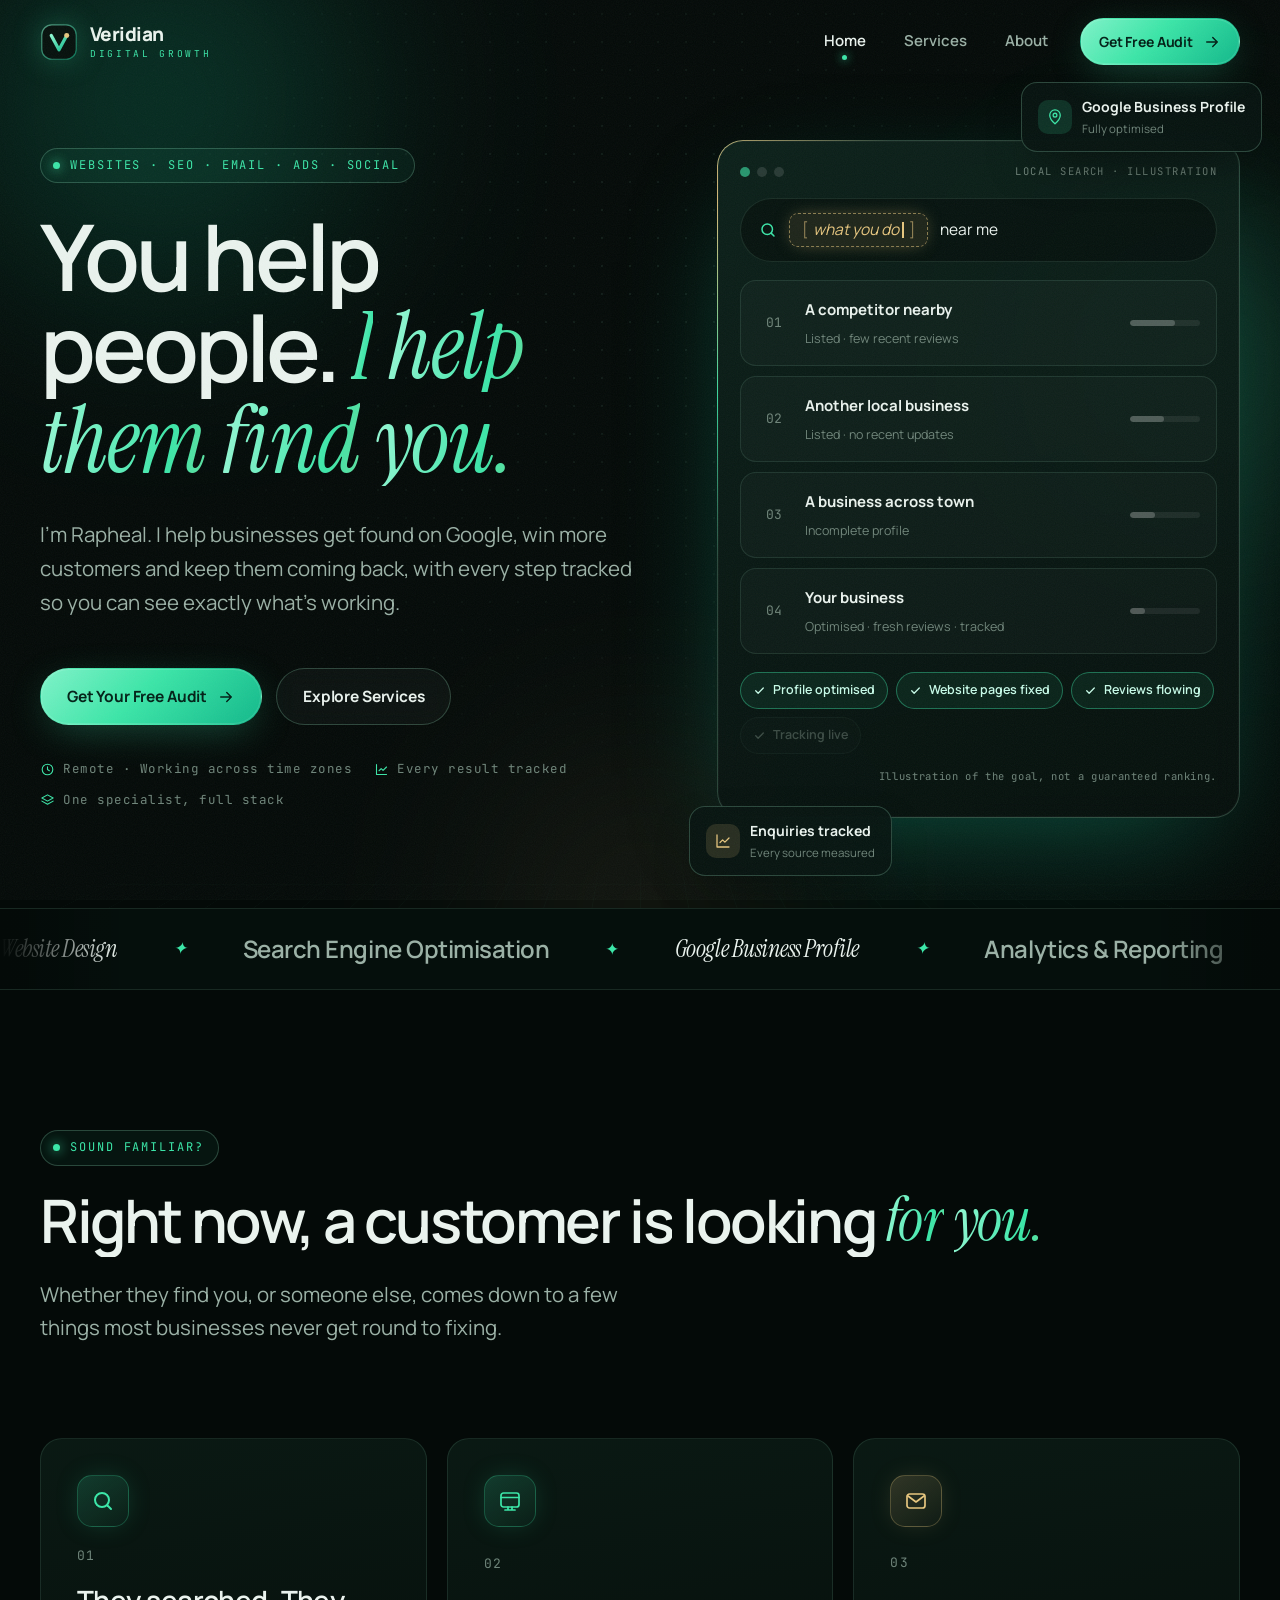
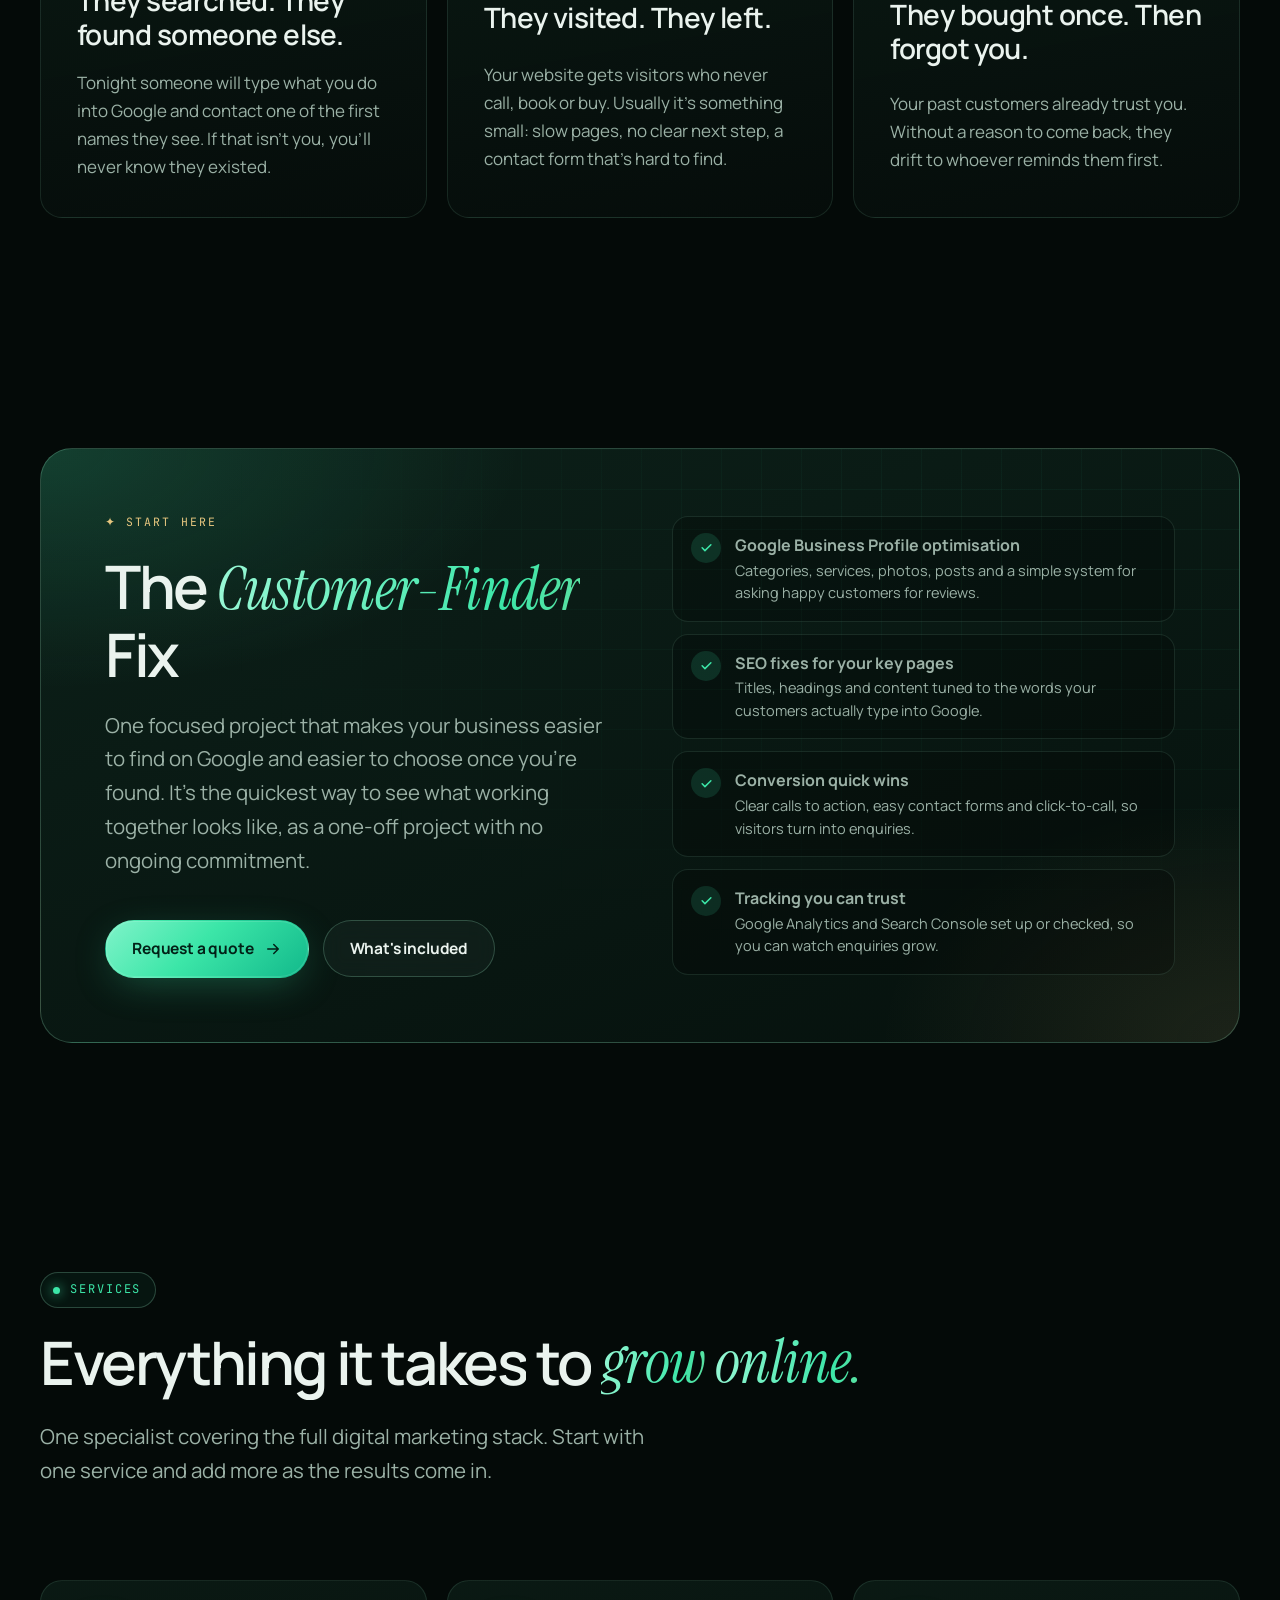
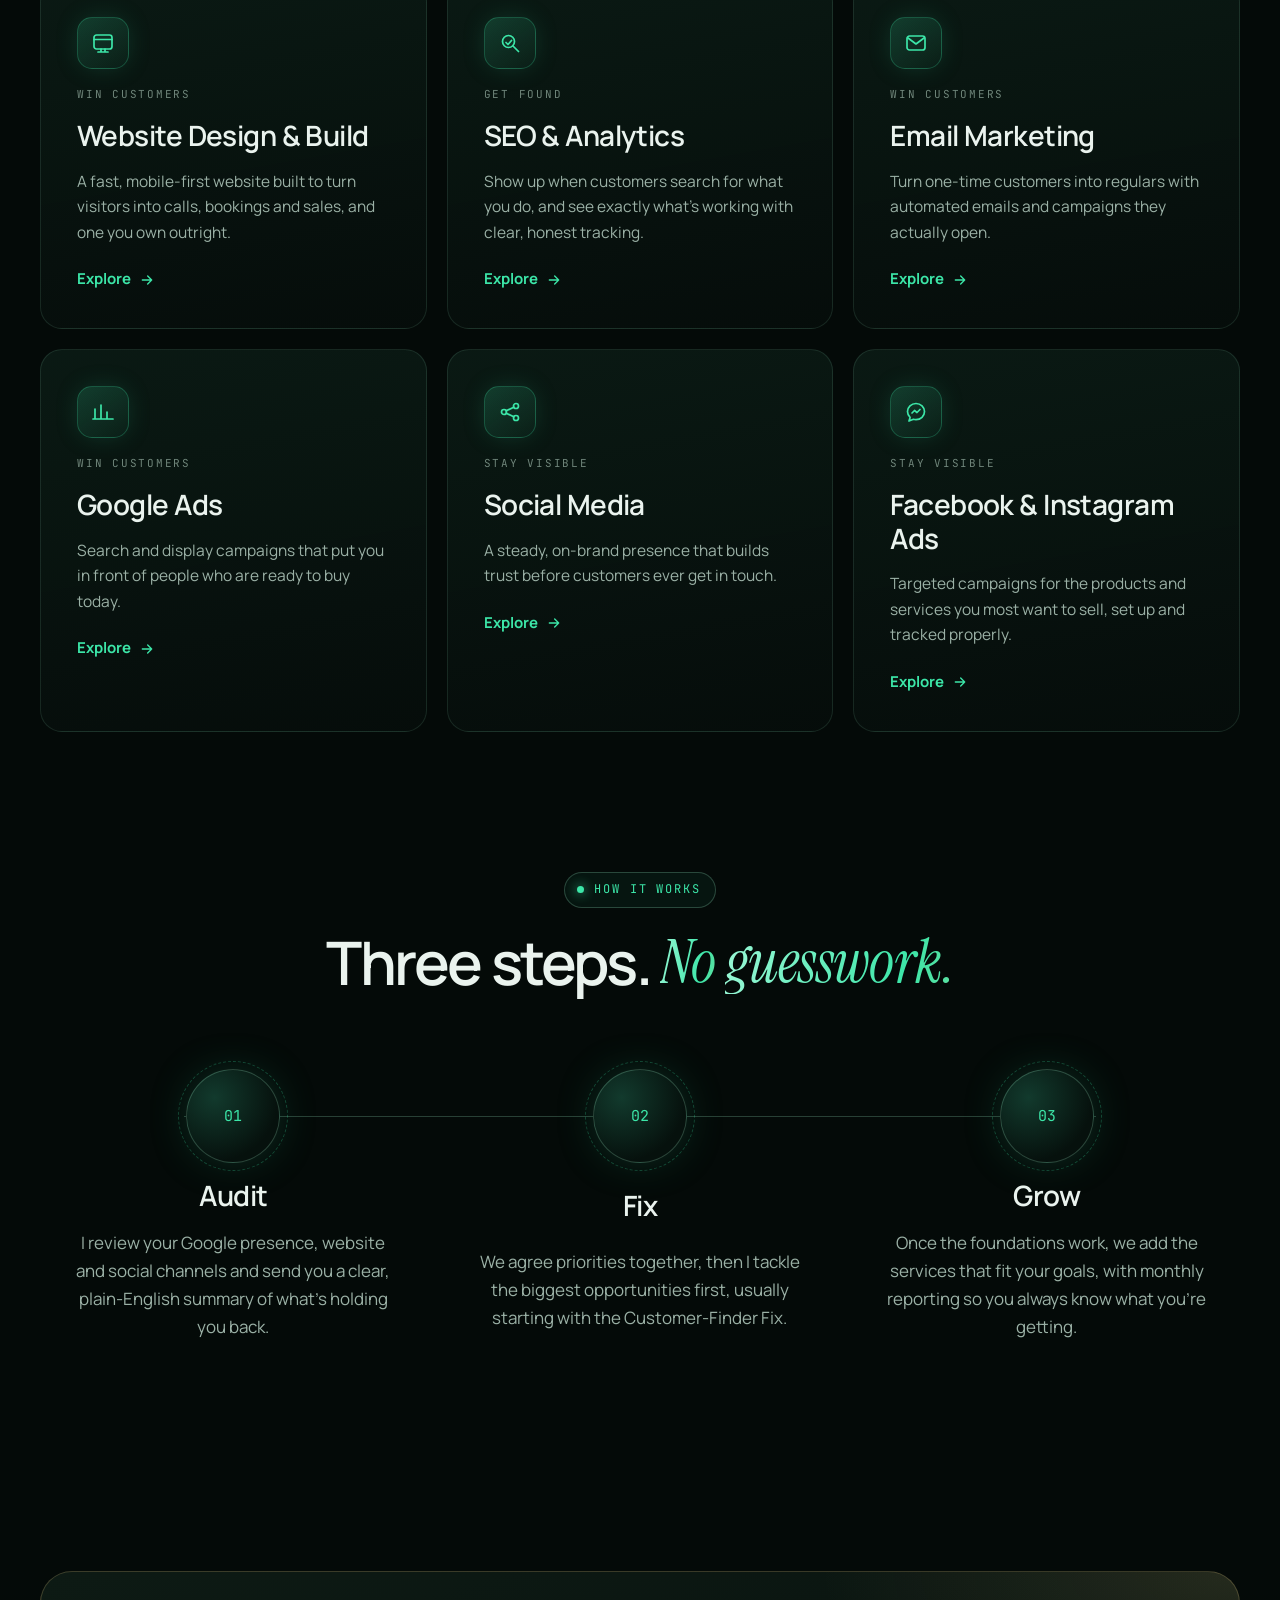
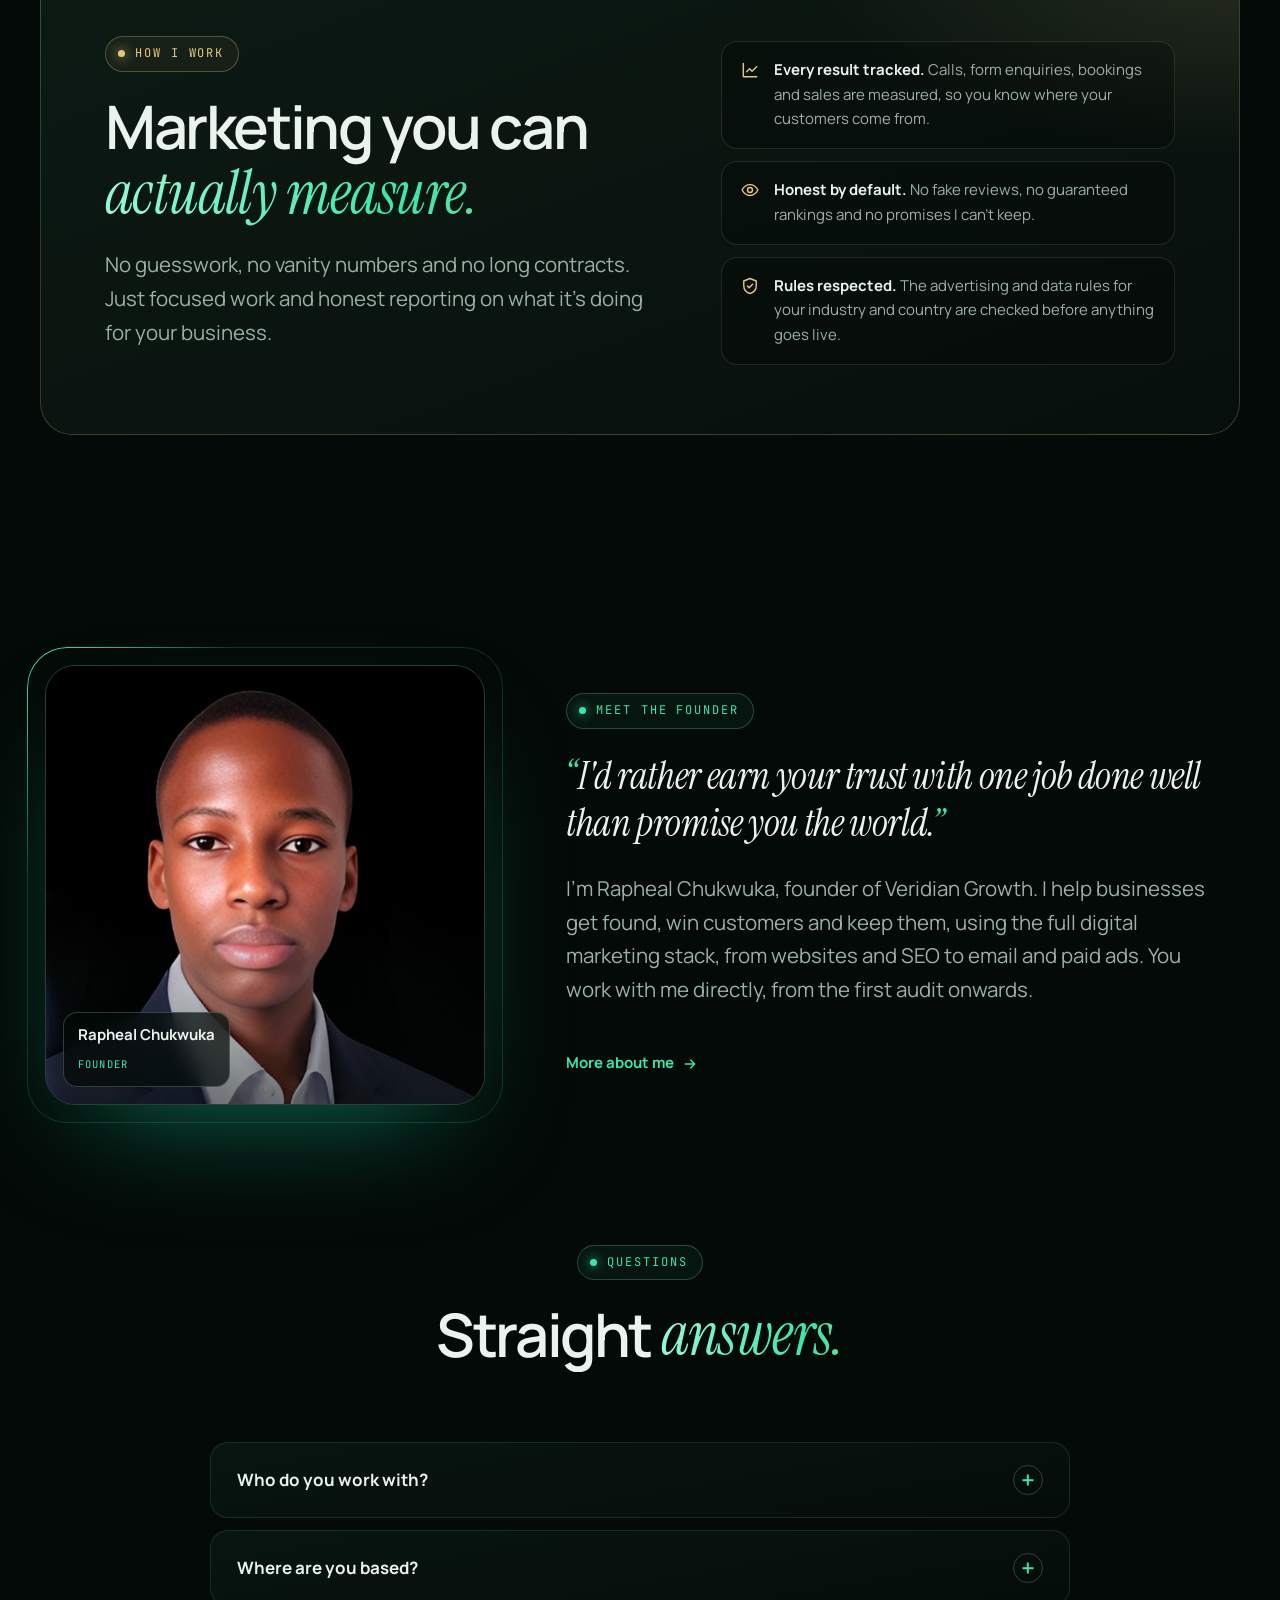
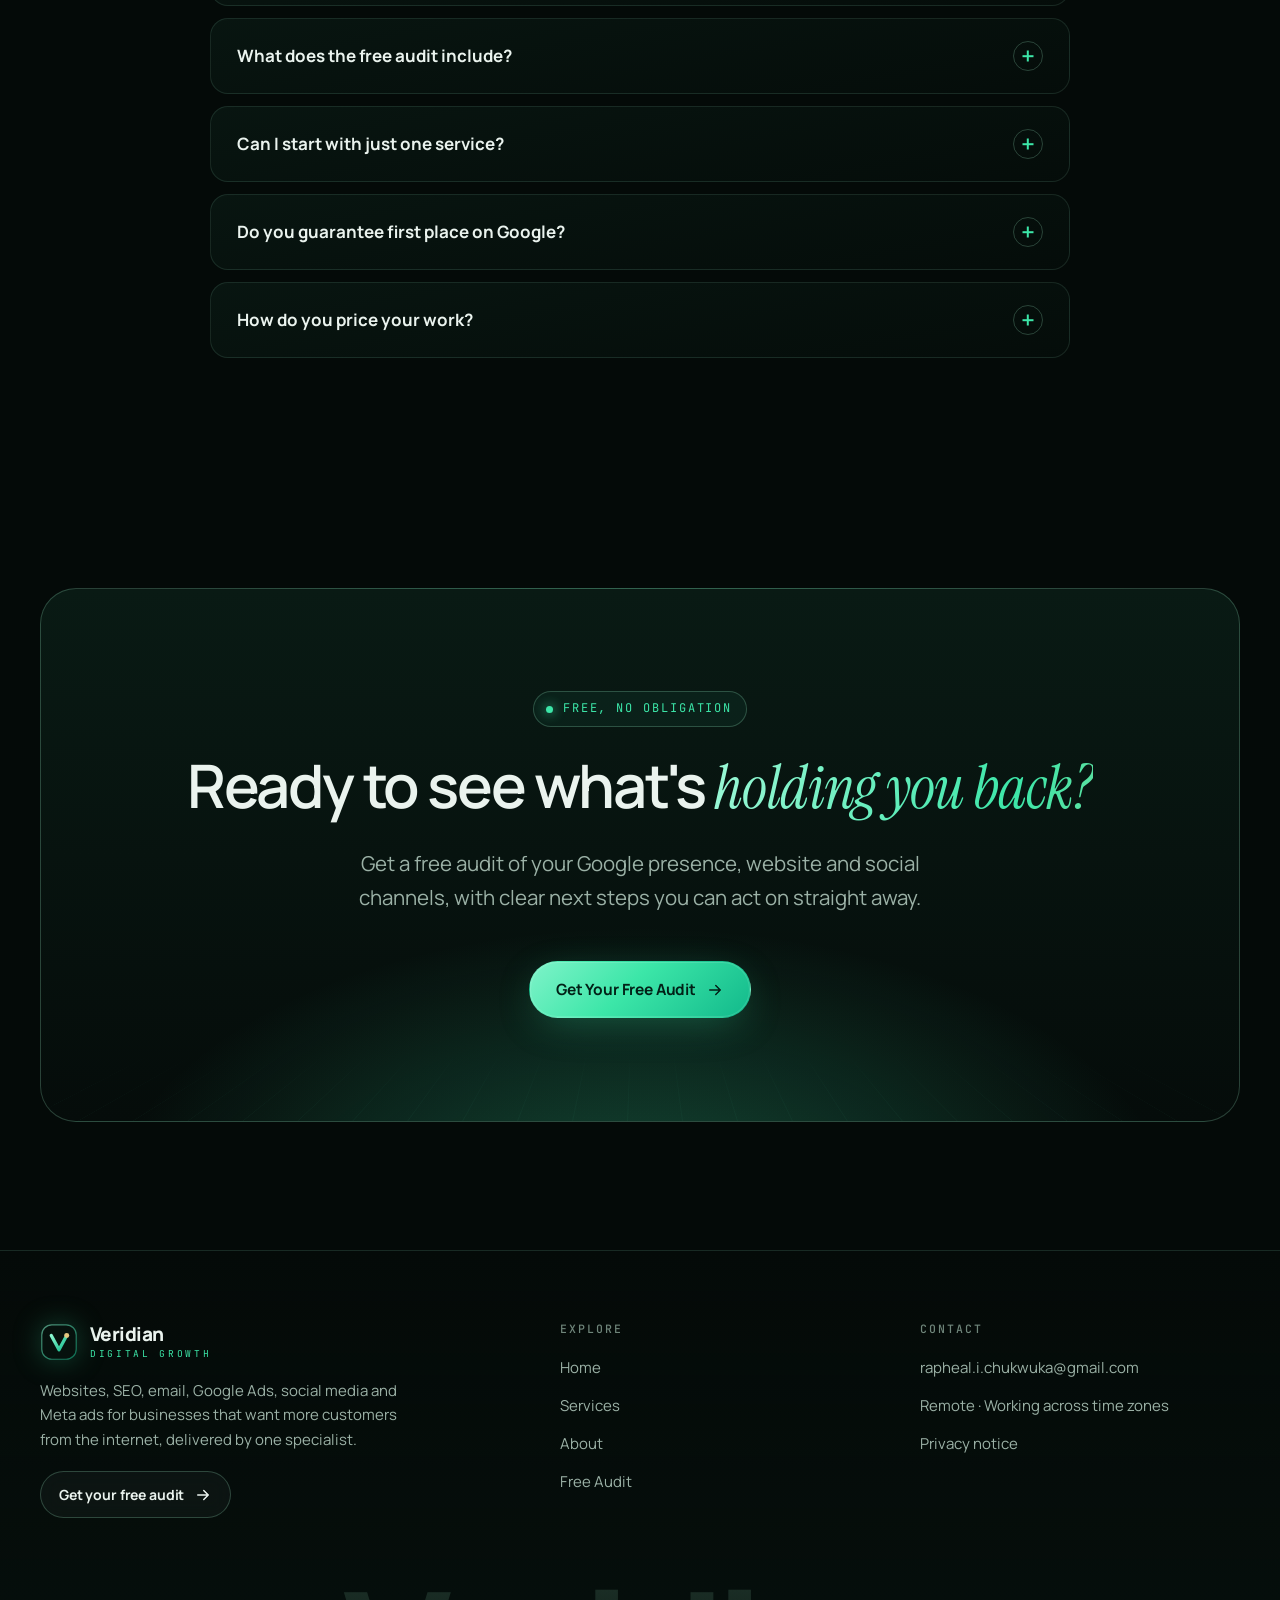
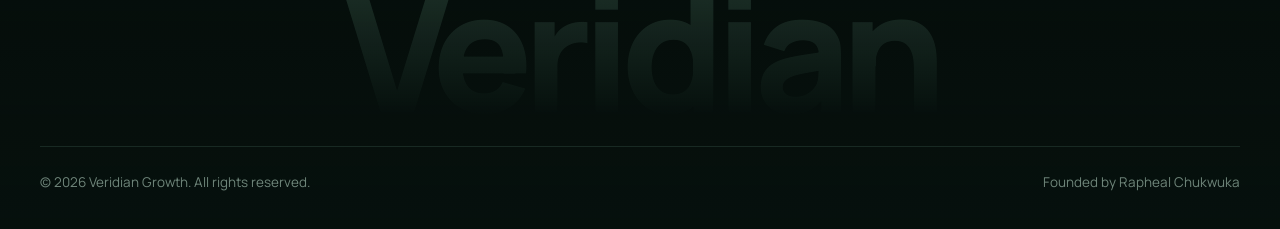
<file: index.html>
<!DOCTYPE html>
<html lang="en-GB">
<head>
<meta charset="utf-8">
<meta name="viewport" content="width=device-width, initial-scale=1">
<title>Veridian Growth | Get Found, Win Customers, Keep Growing</title>
<meta name="description" content="I help businesses get found on Google, win more customers and keep them coming back, with websites, SEO, email, Google Ads and social media, every result tracked.">
<meta name="theme-color" content="#040a08">
<meta property="og:type" content="website">
<meta property="og:site_name" content="Veridian Growth">
<meta property="og:title" content="Veridian Growth | Get Found, Win Customers, Keep Growing">
<meta property="og:description" content="I help businesses get found on Google, win more customers and keep them coming back, with websites, SEO, email, Google Ads and social media, every result tracked.">
<meta property="og:image" content="https://veridian-growth-co.github.io/assets/img/rapheal-chukwuka.jpg">
<link rel="canonical" href="https://veridian-growth-co.github.io/">
<meta property="og:url" content="https://veridian-growth-co.github.io/">
<meta name="robots" content="index, follow">
<meta name="google-site-verification" content="_1GlGjH99BfHrNwut_tz0nhfk65XqeL9szK68QhQBPE" />
<link rel="icon" href="assets/favicon.svg" type="image/svg+xml">
<link rel="preconnect" href="https://fonts.googleapis.com">
<link rel="preconnect" href="https://fonts.gstatic.com" crossorigin>
<link rel="stylesheet" href="https://fonts.googleapis.com/css2?family=Instrument+Serif:ital@0;1&amp;family=JetBrains+Mono:wght@400;500&amp;family=Manrope:wght@400;500;600;700;800&amp;display=swap">
<link rel="stylesheet" href="assets/styles.css">
<script>document.documentElement.classList.add("js");</script>
</head>
<body>
<a class="skip" href="#main">Skip to content</a>
<div class="progress" aria-hidden="true"></div>
<header class="nav">
  <div class="container nav__inner">
    <a class="brand" href="index.html" aria-label="Veridian Growth, home"><svg viewBox="0 0 32 32" aria-hidden="true"><defs><linearGradient id="lg" x1="0" y1="0" x2="1" y2="1"><stop offset="0" stop-color="#8CF7D0"/><stop offset="1" stop-color="#12B98B"/></linearGradient></defs><rect x="1.5" y="1.5" width="29" height="29" rx="8.5" fill="#06110D" stroke="url(#lg)" stroke-opacity=".55"/><path d="M9.5 10.5 16 22.5l6.5-12" fill="none" stroke="url(#lg)" stroke-width="2.8" stroke-linecap="round" stroke-linejoin="round"/><circle cx="22.5" cy="10.5" r="2.1" fill="#E6C67F"/></svg><span class="brand__text"><span class="brand__name">Veridian</span><span class="brand__sub">DIGITAL GROWTH</span></span></a>
    <button class="nav__toggle" type="button" aria-label="Open menu" aria-expanded="false"><span></span><span></span><span></span></button>
    <nav class="nav__links" aria-label="Main">
      <a href="index.html" aria-current="page">Home</a>
      <a href="services.html">Services</a>
      <a href="about.html">About</a>
      <a class="btn btn--primary btn--sm" href="audit.html">Get Free Audit <svg viewBox="0 0 24 24" fill="none" stroke="currentColor" stroke-width="2" stroke-linecap="round" stroke-linejoin="round" aria-hidden="true"><path d="M5 12h14M13 6l6 6-6 6"/></svg></a>
    </nav>
  </div>
</header>
<main id="main">
<script type="application/ld+json">{"@context":"https://schema.org","@type":"ProfessionalService","name":"Veridian Growth","url":"https://veridian-growth-co.github.io/","image":"https://veridian-growth-co.github.io/assets/img/rapheal-chukwuka.jpg","description":"Website design, SEO, email marketing, Google Ads, social media and Facebook and Instagram ads.","email":"rapheal.i.chukwuka@gmail.com","founder":{"@type":"Person","name":"Rapheal Chukwuka"},"areaServed":"Worldwide"}</script>
<!-- HERO -->
<section class="hero">
  <div class="aurora" aria-hidden="true">
    <div class="aurora__blob aurora__blob--1"></div>
    <div class="aurora__blob aurora__blob--2"></div>
    <div class="aurora__blob aurora__blob--3"></div>
    <div class="dots"></div>
    <div class="grid-floor"></div>
  </div>
  <div class="container hero__grid">
    <div class="hero__copy">
      <span class="eyebrow" data-reveal>Websites · SEO · Email · Ads · Social</span>
      <h1 class="display" data-split>You help people. <span class="serif grad">I help them find you.</span></h1>
      <p class="lead" data-reveal style="--d:.35s">I'm Rapheal. I help businesses get found on Google, win more customers and keep them coming back, with every step tracked so you can see exactly what's working.</p>
      <div class="btn-row" data-reveal style="--d:.5s">
        <a class="btn btn--primary" href="audit.html">Get Your Free Audit <svg viewBox="0 0 24 24" fill="none" stroke="currentColor" stroke-width="2" stroke-linecap="round" stroke-linejoin="round" aria-hidden="true"><path d="M5 12h14M13 6l6 6-6 6"/></svg></a>
        <a class="btn btn--ghost" href="services.html">Explore Services</a>
      </div>
      <div class="hero__meta" data-reveal style="--d:.65s">
        <span><svg viewBox="0 0 24 24" fill="none" stroke="currentColor" stroke-width="1.7" stroke-linecap="round" stroke-linejoin="round" aria-hidden="true"><circle cx="12" cy="12" r="8.5"/><path d="M12 7.5V12l3 2"/></svg> Remote · Working across time zones</span>
        <span><svg viewBox="0 0 24 24" fill="none" stroke="currentColor" stroke-width="1.7" stroke-linecap="round" stroke-linejoin="round" aria-hidden="true"><path d="M4 4v16h16"/><path d="m8 14 3.5-3.5 3 3L20 8"/></svg> Every result tracked</span>
        <span><svg viewBox="0 0 24 24" fill="none" stroke="currentColor" stroke-width="1.7" stroke-linecap="round" stroke-linejoin="round" aria-hidden="true"><path d="m12 3 9 5-9 5-9-5 9-5Z"/><path d="m3 13 9 5 9-5"/></svg> One specialist, full stack</span>
      </div>
    </div>

    <div class="hero__visual" data-reveal="scale" style="--d:.3s; position:relative">
      <div class="float-card float-card--a"><span class="ic"><svg viewBox="0 0 24 24" fill="none" stroke="currentColor" stroke-width="1.7" stroke-linecap="round" stroke-linejoin="round" aria-hidden="true"><path d="M12 21s7-6.1 7-11.5a7 7 0 1 0-14 0C5 14.9 12 21 12 21Z"/><circle cx="12" cy="9.5" r="2.5"/></svg></span><span><b>Google Business Profile</b><small>Fully optimised</small></span></div>
      <div class="console">
        <div class="console__top">
          <div class="console__dots"><i></i><i></i><i></i></div>
          <span class="console__tag">Local search · illustration</span>
        </div>
        <div class="search"><svg viewBox="0 0 24 24" fill="none" stroke="currentColor" stroke-width="2" stroke-linecap="round" stroke-linejoin="round" aria-hidden="true"><path d="M2.5 12a9.5 9.5 0 1 0 19 0 9.5 9.5 0 0 0-19 0Z" opacity=".0"/><circle cx="11" cy="11" r="7"/><path d="m20 20-3.5-3.5"/></svg><span class="search__line"><span class="search__fill">what you do<i aria-hidden="true"></i></span><span class="search__text" data-type=" near me"></span></span></div>
        <div class="results">
          <div class="result"><span class="result__rank">01</span><span><span class="result__name">A competitor nearby</span><br><span class="result__sub">Listed · few recent reviews</span></span><span class="result__bar"><i style="--w:64%"></i></span></div>
          <div class="result"><span class="result__rank">02</span><span><span class="result__name">Another local business</span><br><span class="result__sub">Listed · no recent updates</span></span><span class="result__bar"><i style="--w:48%"></i></span></div>
          <div class="result"><span class="result__rank">03</span><span><span class="result__name">A business across town</span><br><span class="result__sub">Incomplete profile</span></span><span class="result__bar"><i style="--w:36%"></i></span></div>
          <div class="result is-you-target"><span class="result__rank">04</span><span><span class="result__name">Your business</span><br><span class="result__sub">Optimised · fresh reviews · tracked</span></span><span class="result__bar"><i style="--w:22%"></i></span></div>
        </div>
        <div class="console__chips">
          <span class="chip"><svg viewBox="0 0 24 24" fill="none" stroke="currentColor" stroke-width="2.4" stroke-linecap="round" stroke-linejoin="round" aria-hidden="true"><path d="m5 12.5 4.5 4.5L19 7.5"/></svg> Profile optimised</span>
          <span class="chip"><svg viewBox="0 0 24 24" fill="none" stroke="currentColor" stroke-width="2.4" stroke-linecap="round" stroke-linejoin="round" aria-hidden="true"><path d="m5 12.5 4.5 4.5L19 7.5"/></svg> Website pages fixed</span>
          <span class="chip"><svg viewBox="0 0 24 24" fill="none" stroke="currentColor" stroke-width="2.4" stroke-linecap="round" stroke-linejoin="round" aria-hidden="true"><path d="m5 12.5 4.5 4.5L19 7.5"/></svg> Reviews flowing</span>
          <span class="chip"><svg viewBox="0 0 24 24" fill="none" stroke="currentColor" stroke-width="2.4" stroke-linecap="round" stroke-linejoin="round" aria-hidden="true"><path d="m5 12.5 4.5 4.5L19 7.5"/></svg> Tracking live</span>
        </div>
        <p class="console__note">Illustration of the goal, not a guaranteed ranking.</p>
      </div>
      <div class="float-card float-card--b"><span class="ic"><svg viewBox="0 0 24 24" fill="none" stroke="currentColor" stroke-width="1.7" stroke-linecap="round" stroke-linejoin="round" aria-hidden="true"><path d="M4 4v16h16"/><path d="m8 14 3.5-3.5 3 3L20 8"/></svg></span><span><b>Enquiries tracked</b><small>Every source measured</small></span></div>
    </div>
  </div>
</section>

<!-- MARQUEE -->
<div class="marquee" aria-label="Services">
  <div class="marquee__track">
    <span class="marquee__item">Website Design</span><span class="marquee__item">Search Engine Optimisation</span><span class="marquee__item">Google Business Profile</span><span class="marquee__item">Analytics &amp; Reporting</span><span class="marquee__item">Email Marketing</span><span class="marquee__item">Google Ads</span><span class="marquee__item">Social Media</span><span class="marquee__item">Facebook &amp; Instagram Ads</span>
    <span class="marquee__item" aria-hidden="true">Website Design</span><span class="marquee__item" aria-hidden="true">Search Engine Optimisation</span><span class="marquee__item" aria-hidden="true">Google Business Profile</span><span class="marquee__item" aria-hidden="true">Analytics &amp; Reporting</span><span class="marquee__item" aria-hidden="true">Email Marketing</span><span class="marquee__item" aria-hidden="true">Google Ads</span><span class="marquee__item" aria-hidden="true">Social Media</span><span class="marquee__item" aria-hidden="true">Facebook &amp; Instagram Ads</span>
  </div>
</div>

<!-- PROBLEM -->
<section class="section">
  <div class="container">
    <div class="section-head">
      <span class="eyebrow" data-reveal>Sound familiar?</span>
      <h2 class="h2" data-split>Right now, a customer is looking <span class="serif grad">for you.</span></h2>
      <p class="lead" data-reveal>Whether they find you, or someone else, comes down to a few things most businesses never get round to fixing.</p>
    </div>
    <div class="grid-3">
      <article class="card problem-card" data-reveal style="--d:0s">
        <div class="icon"><svg viewBox="0 0 24 24" fill="none" stroke="currentColor" stroke-width="2" stroke-linecap="round" stroke-linejoin="round" aria-hidden="true"><path d="M2.5 12a9.5 9.5 0 1 0 19 0 9.5 9.5 0 0 0-19 0Z" opacity=".0"/><circle cx="11" cy="11" r="7"/><path d="m20 20-3.5-3.5"/></svg></div>
        <span class="num">01</span>
        <h3 class="h3">They searched. They found someone else.</h3>
        <p>Tonight someone will type what you do into Google and contact one of the first names they see. If that isn't you, you'll never know they existed.</p>
      </article>
      <article class="card problem-card" data-reveal style="--d:.12s">
        <div class="icon"><svg viewBox="0 0 24 24" fill="none" stroke="currentColor" stroke-width="1.7" stroke-linecap="round" stroke-linejoin="round" aria-hidden="true"><rect x="3" y="4" width="18" height="14" rx="2.5"/><path d="M3 8.5h18M7 21h10M10 18v3M14 18v3"/></svg></div>
        <span class="num">02</span>
        <h3 class="h3">They visited. They left.</h3>
        <p>Your website gets visitors who never call, book or buy. Usually it's something small: slow pages, no clear next step, a contact form that's hard to find.</p>
      </article>
      <article class="card problem-card" data-reveal style="--d:.24s">
        <div class="icon icon--gold"><svg viewBox="0 0 24 24" fill="none" stroke="currentColor" stroke-width="1.7" stroke-linecap="round" stroke-linejoin="round" aria-hidden="true"><rect x="3" y="5" width="18" height="14" rx="2.5"/><path d="m4 7 8 6 8-6"/></svg></div>
        <span class="num">03</span>
        <h3 class="h3">They bought once. Then forgot you.</h3>
        <p>Your past customers already trust you. Without a reason to come back, they drift to whoever reminds them first.</p>
      </article>
    </div>
  </div>
</section>

<!-- OFFER -->
<section class="section--tight">
  <div class="container">
    <div class="offer" data-reveal="scale">
      <div class="offer__copy">
        <span class="offer__badge">✦ Start here</span>
        <h2 class="h2">The <span class="serif grad">Customer-Finder</span> Fix</h2>
        <p class="lead">One focused project that makes your business easier to find on Google and easier to choose once you're found. It's the quickest way to see what working together looks like, as a one-off project with no ongoing commitment.</p>
        <div class="btn-row">
          <a class="btn btn--primary" href="audit.html#audit-form">Request a quote <svg viewBox="0 0 24 24" fill="none" stroke="currentColor" stroke-width="2" stroke-linecap="round" stroke-linejoin="round" aria-hidden="true"><path d="M5 12h14M13 6l6 6-6 6"/></svg></a>
          <a class="btn btn--ghost" href="services.html#customer-finder">What's included</a>
        </div>
      </div>
      <ul class="checklist">
        <li data-reveal="right" style="--d:.05s"><span class="tick"><svg viewBox="0 0 24 24" fill="none" stroke="currentColor" stroke-width="2.4" stroke-linecap="round" stroke-linejoin="round" aria-hidden="true"><path d="m5 12.5 4.5 4.5L19 7.5"/></svg></span><span><b>Google Business Profile optimisation</b><span>Categories, services, photos, posts and a simple system for asking happy customers for reviews.</span></span></li>
        <li data-reveal="right" style="--d:.15s"><span class="tick"><svg viewBox="0 0 24 24" fill="none" stroke="currentColor" stroke-width="2.4" stroke-linecap="round" stroke-linejoin="round" aria-hidden="true"><path d="m5 12.5 4.5 4.5L19 7.5"/></svg></span><span><b>SEO fixes for your key pages</b><span>Titles, headings and content tuned to the words your customers actually type into Google.</span></span></li>
        <li data-reveal="right" style="--d:.25s"><span class="tick"><svg viewBox="0 0 24 24" fill="none" stroke="currentColor" stroke-width="2.4" stroke-linecap="round" stroke-linejoin="round" aria-hidden="true"><path d="m5 12.5 4.5 4.5L19 7.5"/></svg></span><span><b>Conversion quick wins</b><span>Clear calls to action, easy contact forms and click-to-call, so visitors turn into enquiries.</span></span></li>
        <li data-reveal="right" style="--d:.35s"><span class="tick"><svg viewBox="0 0 24 24" fill="none" stroke="currentColor" stroke-width="2.4" stroke-linecap="round" stroke-linejoin="round" aria-hidden="true"><path d="m5 12.5 4.5 4.5L19 7.5"/></svg></span><span><b>Tracking you can trust</b><span>Google Analytics and Search Console set up or checked, so you can watch enquiries grow.</span></span></li>
      </ul>
    </div>
  </div>
</section>

<!-- SERVICES -->
<section class="section">
  <div class="container">
    <div class="section-head">
      <span class="eyebrow" data-reveal>Services</span>
      <h2 class="h2" data-split>Everything it takes to <span class="serif grad">grow online.</span></h2>
      <p class="lead" data-reveal>One specialist covering the full digital marketing stack. Start with one service and add more as the results come in.</p>
    </div>
    <div class="bento">
      <a class="card" href="services.html#website" data-reveal>
        <div class="icon"><svg viewBox="0 0 24 24" fill="none" stroke="currentColor" stroke-width="1.7" stroke-linecap="round" stroke-linejoin="round" aria-hidden="true"><rect x="3" y="4" width="18" height="14" rx="2.5"/><path d="M3 8.5h18M7 21h10M10 18v3M14 18v3"/></svg></div>
        <span class="pkg">Win Customers</span>
        <h3 class="h3">Website Design &amp; Build</h3>
        <p>A fast, mobile-first website built to turn visitors into calls, bookings and sales, and one you own outright.</p>
        <span class="link-arrow">Explore <svg viewBox="0 0 24 24" fill="none" stroke="currentColor" stroke-width="2" stroke-linecap="round" stroke-linejoin="round" aria-hidden="true"><path d="M5 12h14M13 6l6 6-6 6"/></svg></span>
      </a>
      <a class="card" href="services.html#seo" data-reveal style="--d:.1s">
        <div class="icon"><svg viewBox="0 0 24 24" fill="none" stroke="currentColor" stroke-width="1.7" stroke-linecap="round" stroke-linejoin="round" aria-hidden="true"><circle cx="10.5" cy="10.5" r="6"/><path d="m15 15 5.5 5.5M8 11.5l2 2 3.5-4"/></svg></div>
        <span class="pkg">Get Found</span>
        <h3 class="h3">SEO &amp; Analytics</h3>
        <p>Show up when customers search for what you do, and see exactly what's working with clear, honest tracking.</p>
        <span class="link-arrow">Explore <svg viewBox="0 0 24 24" fill="none" stroke="currentColor" stroke-width="2" stroke-linecap="round" stroke-linejoin="round" aria-hidden="true"><path d="M5 12h14M13 6l6 6-6 6"/></svg></span>
      </a>
      <a class="card" href="services.html#email" data-reveal style="--d:.2s">
        <div class="icon"><svg viewBox="0 0 24 24" fill="none" stroke="currentColor" stroke-width="1.7" stroke-linecap="round" stroke-linejoin="round" aria-hidden="true"><rect x="3" y="5" width="18" height="14" rx="2.5"/><path d="m4 7 8 6 8-6"/></svg></div>
        <span class="pkg">Win Customers</span>
        <h3 class="h3">Email Marketing</h3>
        <p>Turn one-time customers into regulars with automated emails and campaigns they actually open.</p>
        <span class="link-arrow">Explore <svg viewBox="0 0 24 24" fill="none" stroke="currentColor" stroke-width="2" stroke-linecap="round" stroke-linejoin="round" aria-hidden="true"><path d="M5 12h14M13 6l6 6-6 6"/></svg></span>
      </a>
      <a class="card" href="services.html#google-ads" data-reveal>
        <div class="icon"><svg viewBox="0 0 24 24" fill="none" stroke="currentColor" stroke-width="1.7" stroke-linecap="round" stroke-linejoin="round" aria-hidden="true"><path d="M4 19V9M10 19V5M16 19v-7M22 19H2"/></svg></div>
        <span class="pkg">Win Customers</span>
        <h3 class="h3">Google Ads</h3>
        <p>Search and display campaigns that put you in front of people who are ready to buy today.</p>
        <span class="link-arrow">Explore <svg viewBox="0 0 24 24" fill="none" stroke="currentColor" stroke-width="2" stroke-linecap="round" stroke-linejoin="round" aria-hidden="true"><path d="M5 12h14M13 6l6 6-6 6"/></svg></span>
      </a>
      <a class="card" href="services.html#social" data-reveal style="--d:.1s">
        <div class="icon"><svg viewBox="0 0 24 24" fill="none" stroke="currentColor" stroke-width="1.7" stroke-linecap="round" stroke-linejoin="round" aria-hidden="true"><circle cx="6" cy="12" r="2.5"/><circle cx="18" cy="6" r="2.5"/><circle cx="18" cy="18" r="2.5"/><path d="m8.2 10.8 7.6-3.6M8.2 13.2l7.6 3.6"/></svg></div>
        <span class="pkg">Stay Visible</span>
        <h3 class="h3">Social Media</h3>
        <p>A steady, on-brand presence that builds trust before customers ever get in touch.</p>
        <span class="link-arrow">Explore <svg viewBox="0 0 24 24" fill="none" stroke="currentColor" stroke-width="2" stroke-linecap="round" stroke-linejoin="round" aria-hidden="true"><path d="M5 12h14M13 6l6 6-6 6"/></svg></span>
      </a>
      <a class="card" href="services.html#meta-ads" data-reveal style="--d:.2s">
        <div class="icon"><svg viewBox="0 0 24 24" fill="none" stroke="currentColor" stroke-width="1.7" stroke-linecap="round" stroke-linejoin="round" aria-hidden="true"><path d="M12 3.5c4.7 0 8.5 3.6 8.5 8.1 0 4.5-3.8 8.1-8.5 8.1-.9 0-1.8-.1-2.6-.4L5 21l1.1-3.6A7.9 7.9 0 0 1 3.5 11.6C3.5 7.1 7.3 3.5 12 3.5Z"/><path d="m8 13 2.5-2.5 2.5 2 3-3"/></svg></div>
        <span class="pkg">Stay Visible</span>
        <h3 class="h3">Facebook &amp; Instagram Ads</h3>
        <p>Targeted campaigns for the products and services you most want to sell, set up and tracked properly.</p>
        <span class="link-arrow">Explore <svg viewBox="0 0 24 24" fill="none" stroke="currentColor" stroke-width="2" stroke-linecap="round" stroke-linejoin="round" aria-hidden="true"><path d="M5 12h14M13 6l6 6-6 6"/></svg></span>
      </a>
    </div>
  </div>
</section>

<!-- PROCESS -->
<section class="section" style="padding-top:0">
  <div class="container">
    <div class="section-head center">
      <span class="eyebrow" data-reveal>How it works</span>
      <h2 class="h2" data-split>Three steps. <span class="serif grad">No guesswork.</span></h2>
    </div>
    <div class="process">
      <div class="process__line" aria-hidden="true"><i></i></div>
      <div class="step" data-reveal>
        <div class="step__orb">01</div>
        <h3 class="h3">Audit</h3>
        <p>I review your Google presence, website and social channels and send you a clear, plain-English summary of what's holding you back.</p>
      </div>
      <div class="step" data-reveal style="--d:.15s">
        <div class="step__orb">02</div>
        <h3 class="h3">Fix</h3>
        <p>We agree priorities together, then I tackle the biggest opportunities first, usually starting with the Customer-Finder Fix.</p>
      </div>
      <div class="step" data-reveal style="--d:.3s">
        <div class="step__orb">03</div>
        <h3 class="h3">Grow</h3>
        <p>Once the foundations work, we add the services that fit your goals, with monthly reporting so you always know what you're getting.</p>
      </div>
    </div>
  </div>
</section>

<!-- HOW I WORK -->
<section class="section--tight">
  <div class="container">
    <div class="band" data-reveal="scale">
      <div style="display:grid;gap:22px;justify-items:start">
        <span class="eyebrow">How I work</span>
        <h2 class="h2">Marketing you can <span class="serif grad">actually measure.</span></h2>
        <p class="lead">No guesswork, no vanity numbers and no long contracts. Just focused work and honest reporting on what it's doing for your business.</p>
      </div>
      <ul class="rules">
        <li><svg viewBox="0 0 24 24" fill="none" stroke="currentColor" stroke-width="1.7" stroke-linecap="round" stroke-linejoin="round" aria-hidden="true"><path d="M4 4v16h16"/><path d="m8 14 3.5-3.5 3 3L20 8"/></svg><span><b>Every result tracked.</b> Calls, form enquiries, bookings and sales are measured, so you know where your customers come from.</span></li>
        <li><svg viewBox="0 0 24 24" fill="none" stroke="currentColor" stroke-width="1.7" stroke-linecap="round" stroke-linejoin="round" aria-hidden="true"><path d="M2.5 12S6 5.5 12 5.5 21.5 12 21.5 12 18 18.5 12 18.5 2.5 12 2.5 12Z"/><circle cx="12" cy="12" r="3"/></svg><span><b>Honest by default.</b> No fake reviews, no guaranteed rankings and no promises I can't keep.</span></li>
        <li><svg viewBox="0 0 24 24" fill="none" stroke="currentColor" stroke-width="1.7" stroke-linecap="round" stroke-linejoin="round" aria-hidden="true"><path d="M12 3 4.5 6v5.5c0 4.6 3.2 8.4 7.5 9.5 4.3-1.1 7.5-4.9 7.5-9.5V6L12 3Z"/><path d="m8.8 12 2.2 2.2 4.2-4.4"/></svg><span><b>Rules respected.</b> The advertising and data rules for your industry and country are checked before anything goes live.</span></li>
      </ul>
    </div>
  </div>
</section>

<!-- FOUNDER -->
<section class="section">
  <div class="container founder">
    <div class="portrait" data-reveal="left">
      <div class="portrait__ring" aria-hidden="true"></div>
      <div class="portrait__frame"><img src="assets/img/rapheal-chukwuka.jpg" alt="Rapheal Chukwuka, founder of Veridian Growth" width="576" height="576"></div>
      <div class="portrait__label"><b>Rapheal Chukwuka</b><small>Founder</small></div>
    </div>
    <div class="founder__copy">
      <span class="eyebrow" data-reveal>Meet the founder</span>
      <p class="quote" data-reveal style="--d:.1s">I'd rather earn your trust with one job done well than promise you the world.</p>
      <p class="lead" data-reveal style="--d:.2s">I'm Rapheal Chukwuka, founder of Veridian Growth. I help businesses get found, win customers and keep them, using the full digital marketing stack, from websites and SEO to email and paid ads. You work with me directly, from the first audit onwards.</p>
      <a class="link-arrow" href="about.html" data-reveal style="--d:.3s">More about me <svg viewBox="0 0 24 24" fill="none" stroke="currentColor" stroke-width="2" stroke-linecap="round" stroke-linejoin="round" aria-hidden="true"><path d="M5 12h14M13 6l6 6-6 6"/></svg></a>
    </div>
  </div>
</section>

<!-- FAQ -->
<section class="section" style="padding-top:0">
  <div class="container">
    <div class="section-head center">
      <span class="eyebrow" data-reveal>Questions</span>
      <h2 class="h2" data-split>Straight <span class="serif grad">answers.</span></h2>
    </div>
    <div class="faq">
      <details data-reveal><summary>Who do you work with?<span class="plus" aria-hidden="true"></span></summary><div class="answer"><p>Businesses that want more customers from the internet, and want to see exactly where those customers come from. If people search online for what you do, I can help them find you.</p></div></details>
      <details data-reveal><summary>Where are you based?<span class="plus" aria-hidden="true"></span></summary><div class="answer"><p>I'm based in Lagos, Nigeria, and work remotely across time zones. I plan calls around your working day, and you'll always deal with me directly.</p></div></details>
      <details data-reveal><summary>What does the free audit include?<span class="plus" aria-hidden="true"></span></summary><div class="answer"><p>A review of your Google presence, website and social channels, with the most valuable fixes and quick wins you can act on. There's no obligation to work with me afterwards.</p></div></details>
      <details data-reveal><summary>Can I start with just one service?<span class="plus" aria-hidden="true"></span></summary><div class="answer"><p>Yes. Most businesses start with the Customer-Finder Fix, then add services like Google Ads or email marketing once they see results.</p></div></details>
      <details data-reveal><summary>Do you guarantee first place on Google?<span class="plus" aria-hidden="true"></span></summary><div class="answer"><p>No, and you should be wary of anyone who does. Google decides rankings. What I can promise is proven best practice, honest reporting and steady work on the things that make a difference.</p></div></details>
      <details data-reveal><summary>How do you price your work?<span class="plus" aria-hidden="true"></span></summary><div class="answer"><p>Every business is different, so I quote after the free audit, once I know what you need. You'll get a clear written quote before any work starts.</p></div></details>
    </div>
  </div>
</section>

<!-- CTA -->
<section class="section--tight" style="padding-bottom:clamp(80px,10vw,130px)">
  <div class="container">
    <div class="cta" data-reveal="scale">
      <div class="grid-floor" aria-hidden="true"></div>
      <span class="eyebrow">Free, no obligation</span>
      <h2 class="h2">Ready to see what's <span class="serif grad">holding you back?</span></h2>
      <p class="lead">Get a free audit of your Google presence, website and social channels, with clear next steps you can act on straight away.</p>
      <a class="btn btn--primary" href="audit.html">Get Your Free Audit <svg viewBox="0 0 24 24" fill="none" stroke="currentColor" stroke-width="2" stroke-linecap="round" stroke-linejoin="round" aria-hidden="true"><path d="M5 12h14M13 6l6 6-6 6"/></svg></a>
    </div>
  </div>
</section>

</main>
<footer class="footer">
  <div class="container">
    <div class="footer__grid">
      <div class="footer__about">
        <a class="brand" href="index.html" aria-label="Veridian Growth, home"><svg viewBox="0 0 32 32" aria-hidden="true"><defs><linearGradient id="lg" x1="0" y1="0" x2="1" y2="1"><stop offset="0" stop-color="#8CF7D0"/><stop offset="1" stop-color="#12B98B"/></linearGradient></defs><rect x="1.5" y="1.5" width="29" height="29" rx="8.5" fill="#06110D" stroke="url(#lg)" stroke-opacity=".55"/><path d="M9.5 10.5 16 22.5l6.5-12" fill="none" stroke="url(#lg)" stroke-width="2.8" stroke-linecap="round" stroke-linejoin="round"/><circle cx="22.5" cy="10.5" r="2.1" fill="#E6C67F"/></svg><span class="brand__text"><span class="brand__name">Veridian</span><span class="brand__sub">DIGITAL GROWTH</span></span></a>
        <p>Websites, SEO, email, Google Ads, social media and Meta ads for businesses that want more customers from the internet, delivered by one specialist.</p>
        <a class="btn btn--ghost btn--sm" href="audit.html">Get your free audit <svg viewBox="0 0 24 24" fill="none" stroke="currentColor" stroke-width="2" stroke-linecap="round" stroke-linejoin="round" aria-hidden="true"><path d="M5 12h14M13 6l6 6-6 6"/></svg></a>
      </div>
      <div>
        <h4>Explore</h4>
        <ul>
          <li><a href="index.html">Home</a></li>
          <li><a href="services.html">Services</a></li>
          <li><a href="about.html">About</a></li>
          <li><a href="audit.html">Free Audit</a></li>
        </ul>
      </div>
      <div>
        <h4>Contact</h4>
        <ul>
          <li><a href="mailto:rapheal.i.chukwuka@gmail.com">rapheal.i.chukwuka@gmail.com</a></li>
          <li><span class="muted">Remote · Working across time zones</span></li>
          <li><a href="audit.html#privacy">Privacy notice</a></li>
        </ul>
      </div>
    </div>
    <div class="footer__word" aria-hidden="true">Veridian</div>
    <div class="footer__bottom">
      <span>© <span data-year>2026</span> Veridian Growth. All rights reserved.</span>
      <span>Founded by Rapheal Chukwuka</span>
    </div>
  </div>
</footer>
<script src="assets/main.js"></script>
</body>
</html>
</file>
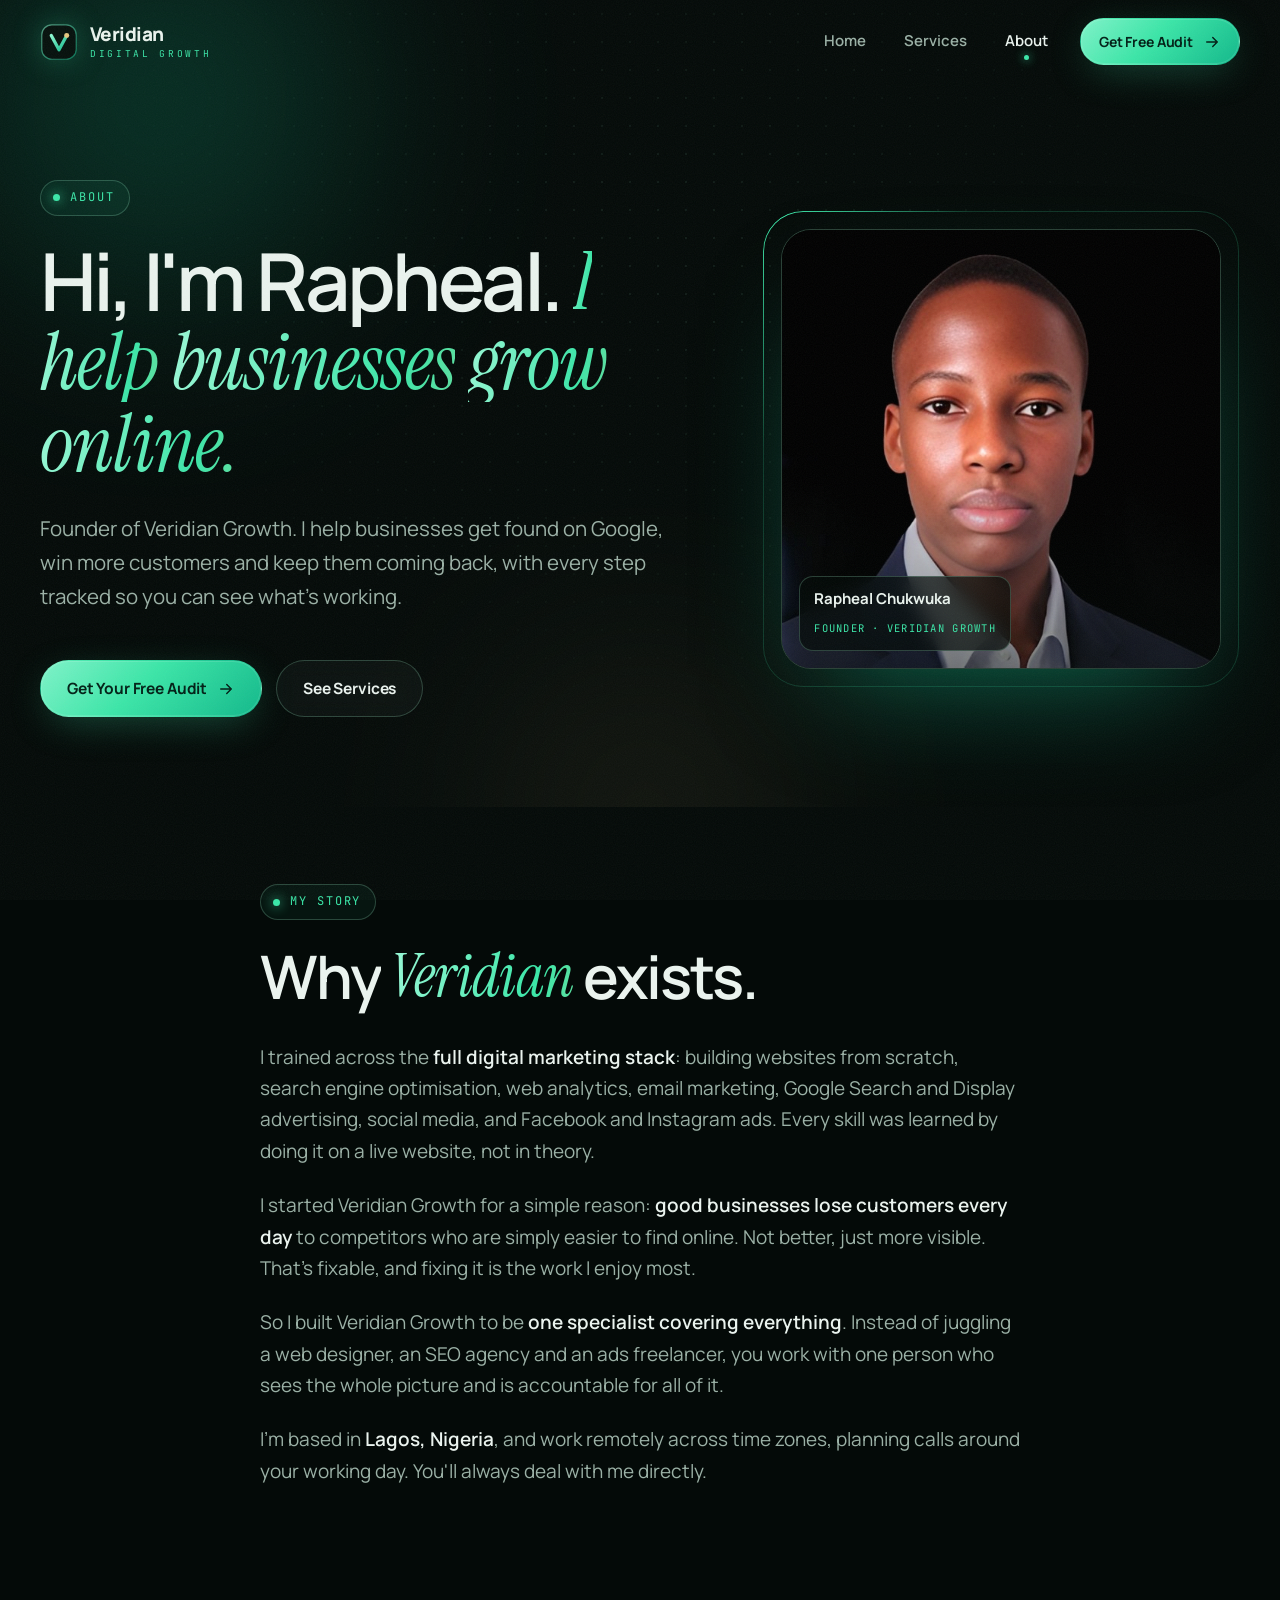
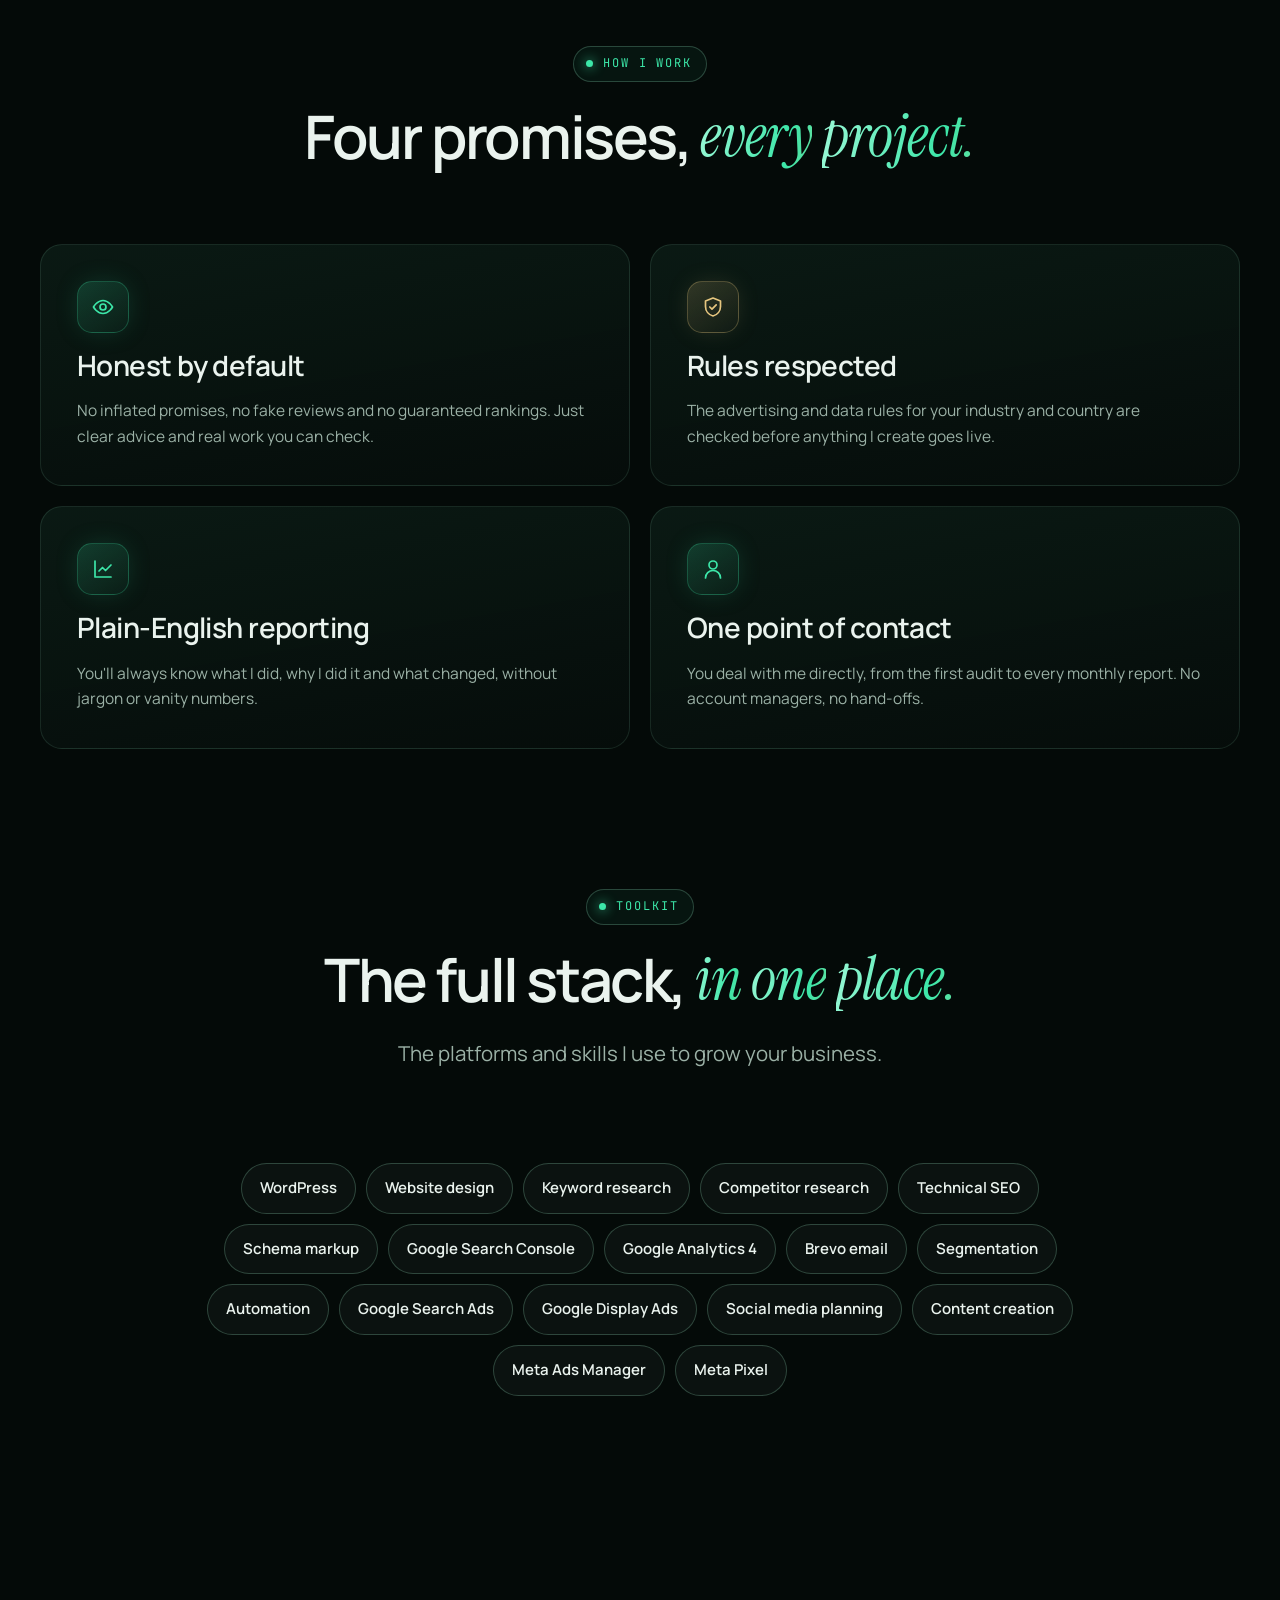
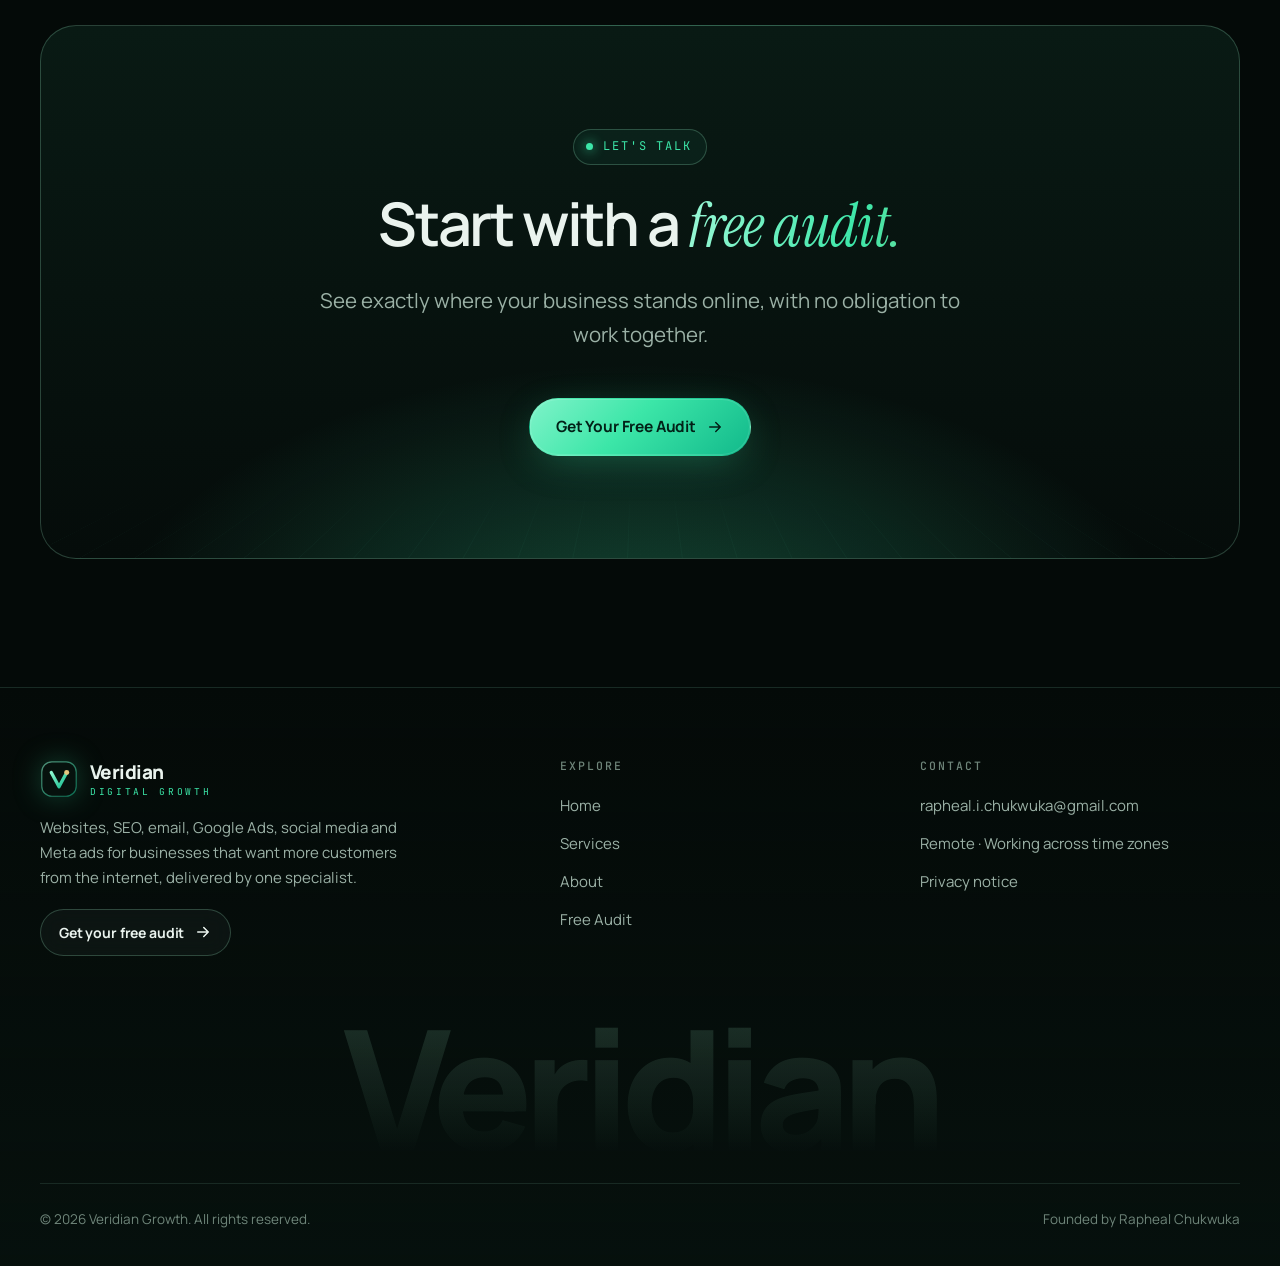
<file: about.html>
<!DOCTYPE html>
<html lang="en-GB">
<head>
<meta charset="utf-8">
<meta name="viewport" content="width=device-width, initial-scale=1">
<title>About Rapheal Chukwuka | Veridian Growth</title>
<meta name="description" content="Meet Rapheal Chukwuka, founder of Veridian Growth: one specialist covering websites, SEO, email, Google Ads and social media.">
<meta name="theme-color" content="#040a08">
<meta property="og:type" content="website">
<meta property="og:site_name" content="Veridian Growth">
<meta property="og:title" content="About Rapheal Chukwuka | Veridian Growth">
<meta property="og:description" content="Meet Rapheal Chukwuka, founder of Veridian Growth: one specialist covering websites, SEO, email, Google Ads and social media.">
<meta property="og:image" content="https://veridian-growth-co.github.io/assets/img/rapheal-chukwuka.jpg">
<link rel="canonical" href="https://veridian-growth-co.github.io/about.html">
<meta property="og:url" content="https://veridian-growth-co.github.io/about.html">
<meta name="robots" content="index, follow">
<meta name="google-site-verification" content="_1GlGjH99BfHrNwut_tz0nhfk65XqeL9szK68QhQBPE" />
<link rel="icon" href="assets/favicon.svg" type="image/svg+xml">
<link rel="preconnect" href="https://fonts.googleapis.com">
<link rel="preconnect" href="https://fonts.gstatic.com" crossorigin>
<link rel="stylesheet" href="https://fonts.googleapis.com/css2?family=Instrument+Serif:ital@0;1&amp;family=JetBrains+Mono:wght@400;500&amp;family=Manrope:wght@400;500;600;700;800&amp;display=swap">
<link rel="stylesheet" href="assets/styles.css">
<script>document.documentElement.classList.add("js");</script>
</head>
<body>
<a class="skip" href="#main">Skip to content</a>
<div class="progress" aria-hidden="true"></div>
<header class="nav">
  <div class="container nav__inner">
    <a class="brand" href="index.html" aria-label="Veridian Growth, home"><svg viewBox="0 0 32 32" aria-hidden="true"><defs><linearGradient id="lg" x1="0" y1="0" x2="1" y2="1"><stop offset="0" stop-color="#8CF7D0"/><stop offset="1" stop-color="#12B98B"/></linearGradient></defs><rect x="1.5" y="1.5" width="29" height="29" rx="8.5" fill="#06110D" stroke="url(#lg)" stroke-opacity=".55"/><path d="M9.5 10.5 16 22.5l6.5-12" fill="none" stroke="url(#lg)" stroke-width="2.8" stroke-linecap="round" stroke-linejoin="round"/><circle cx="22.5" cy="10.5" r="2.1" fill="#E6C67F"/></svg><span class="brand__text"><span class="brand__name">Veridian</span><span class="brand__sub">DIGITAL GROWTH</span></span></a>
    <button class="nav__toggle" type="button" aria-label="Open menu" aria-expanded="false"><span></span><span></span><span></span></button>
    <nav class="nav__links" aria-label="Main">
      <a href="index.html">Home</a>
      <a href="services.html">Services</a>
      <a href="about.html" aria-current="page">About</a>
      <a class="btn btn--primary btn--sm" href="audit.html">Get Free Audit <svg viewBox="0 0 24 24" fill="none" stroke="currentColor" stroke-width="2" stroke-linecap="round" stroke-linejoin="round" aria-hidden="true"><path d="M5 12h14M13 6l6 6-6 6"/></svg></a>
    </nav>
  </div>
</header>
<main id="main">
<section class="page-hero">
  <div class="aurora" aria-hidden="true">
    <div class="aurora__blob aurora__blob--1"></div>
    <div class="aurora__blob aurora__blob--3"></div>
    <div class="dots"></div>
  </div>
  <div class="container" style="display:block">
    <div class="about-hero">
      <div class="about-hero__copy">
        <span class="eyebrow" data-reveal>About</span>
        <h1 class="display" data-split>Hi, I'm Rapheal. <span class="serif grad">I help businesses grow online.</span></h1>
        <p class="lead" data-reveal style="--d:.3s">Founder of Veridian Growth. I help businesses get found on Google, win more customers and keep them coming back, with every step tracked so you can see what's working.</p>
        <div class="btn-row" data-reveal style="--d:.45s">
          <a class="btn btn--primary" href="audit.html">Get Your Free Audit <svg viewBox="0 0 24 24" fill="none" stroke="currentColor" stroke-width="2" stroke-linecap="round" stroke-linejoin="round" aria-hidden="true"><path d="M5 12h14M13 6l6 6-6 6"/></svg></a>
          <a class="btn btn--ghost" href="services.html">See Services</a>
        </div>
      </div>
      <div class="portrait" data-reveal="scale" style="--d:.2s">
        <div class="portrait__ring" aria-hidden="true"></div>
        <div class="portrait__frame"><img src="assets/img/rapheal-chukwuka.jpg" alt="Rapheal Chukwuka, founder of Veridian Growth" width="576" height="576"></div>
        <div class="portrait__label"><b>Rapheal Chukwuka</b><small>Founder · Veridian Growth</small></div>
      </div>
    </div>
  </div>
</section>

<!-- STORY -->
<section class="section" style="padding-top:clamp(40px,6vw,80px)">
  <div class="container">
    <div class="story">
      <span class="eyebrow" data-reveal style="margin-bottom:20px;justify-self:start">My story</span>
      <h2 class="h2" data-split>Why <span class="serif grad">Veridian</span> exists.</h2>
      <p data-reveal>I trained across the <strong>full digital marketing stack</strong>: building websites from scratch, search engine optimisation, web analytics, email marketing, Google Search and Display advertising, social media, and Facebook and Instagram ads. Every skill was learned by doing it on a live website, not in theory.</p>
      <p data-reveal>I started Veridian Growth for a simple reason: <strong>good businesses lose customers every day</strong> to competitors who are simply easier to find online. Not better, just more visible. That's fixable, and fixing it is the work I enjoy most.</p>
      <p data-reveal>So I built Veridian Growth to be <strong>one specialist covering everything</strong>. Instead of juggling a web designer, an SEO agency and an ads freelancer, you work with one person who sees the whole picture and is accountable for all of it.</p>
      <p data-reveal>I'm based in <strong>Lagos, Nigeria</strong>, and work remotely across time zones, planning calls around your working day. You'll always deal with me directly.</p>
    </div>
  </div>
</section>

<!-- PRINCIPLES -->
<section class="section" style="padding-top:0">
  <div class="container">
    <div class="section-head center">
      <span class="eyebrow" data-reveal>How I work</span>
      <h2 class="h2" data-split>Four promises, <span class="serif grad">every project.</span></h2>
    </div>
    <div class="grid-2">
      <article class="card principle" data-reveal>
        <div class="icon"><svg viewBox="0 0 24 24" fill="none" stroke="currentColor" stroke-width="1.7" stroke-linecap="round" stroke-linejoin="round" aria-hidden="true"><path d="M2.5 12S6 5.5 12 5.5 21.5 12 21.5 12 18 18.5 12 18.5 2.5 12 2.5 12Z"/><circle cx="12" cy="12" r="3"/></svg></div>
        <h3 class="h3">Honest by default</h3>
        <p>No inflated promises, no fake reviews and no guaranteed rankings. Just clear advice and real work you can check.</p>
      </article>
      <article class="card principle" data-reveal style="--d:.1s">
        <div class="icon icon--gold"><svg viewBox="0 0 24 24" fill="none" stroke="currentColor" stroke-width="1.7" stroke-linecap="round" stroke-linejoin="round" aria-hidden="true"><path d="M12 3 4.5 6v5.5c0 4.6 3.2 8.4 7.5 9.5 4.3-1.1 7.5-4.9 7.5-9.5V6L12 3Z"/><path d="m8.8 12 2.2 2.2 4.2-4.4"/></svg></div>
        <h3 class="h3">Rules respected</h3>
        <p>The advertising and data rules for your industry and country are checked before anything I create goes live.</p>
      </article>
      <article class="card principle" data-reveal>
        <div class="icon"><svg viewBox="0 0 24 24" fill="none" stroke="currentColor" stroke-width="1.7" stroke-linecap="round" stroke-linejoin="round" aria-hidden="true"><path d="M4 4v16h16"/><path d="m8 14 3.5-3.5 3 3L20 8"/></svg></div>
        <h3 class="h3">Plain-English reporting</h3>
        <p>You'll always know what I did, why I did it and what changed, without jargon or vanity numbers.</p>
      </article>
      <article class="card principle" data-reveal style="--d:.1s">
        <div class="icon"><svg viewBox="0 0 24 24" fill="none" stroke="currentColor" stroke-width="1.7" stroke-linecap="round" stroke-linejoin="round" aria-hidden="true"><circle cx="12" cy="8" r="4"/><path d="M4.5 21a7.5 7.5 0 0 1 15 0"/></svg></div>
        <h3 class="h3">One point of contact</h3>
        <p>You deal with me directly, from the first audit to every monthly report. No account managers, no hand-offs.</p>
      </article>
    </div>
  </div>
</section>

<!-- STACK -->
<section class="section" style="padding-top:0">
  <div class="container">
    <div class="section-head center">
      <span class="eyebrow" data-reveal>Toolkit</span>
      <h2 class="h2" data-split>The full stack, <span class="serif grad">in one place.</span></h2>
      <p class="lead" data-reveal>The platforms and skills I use to grow your business.</p>
    </div>
    <div class="stack" data-reveal>
      <span>WordPress</span><span>Website design</span><span>Keyword research</span><span>Competitor research</span><span>Technical SEO</span><span>Schema markup</span><span>Google Search Console</span><span>Google Analytics 4</span><span>Brevo email</span><span>Segmentation</span><span>Automation</span><span>Google Search Ads</span><span>Google Display Ads</span><span>Social media planning</span><span>Content creation</span><span>Meta Ads Manager</span><span>Meta Pixel</span>
    </div>
  </div>
</section>

<section class="section--tight" style="padding-bottom:clamp(80px,10vw,130px)">
  <div class="container">
    <div class="cta" data-reveal="scale">
      <div class="grid-floor" aria-hidden="true"></div>
      <span class="eyebrow">Let's talk</span>
      <h2 class="h2">Start with a <span class="serif grad">free audit.</span></h2>
      <p class="lead">See exactly where your business stands online, with no obligation to work together.</p>
      <a class="btn btn--primary" href="audit.html">Get Your Free Audit <svg viewBox="0 0 24 24" fill="none" stroke="currentColor" stroke-width="2" stroke-linecap="round" stroke-linejoin="round" aria-hidden="true"><path d="M5 12h14M13 6l6 6-6 6"/></svg></a>
    </div>
  </div>
</section>

</main>
<footer class="footer">
  <div class="container">
    <div class="footer__grid">
      <div class="footer__about">
        <a class="brand" href="index.html" aria-label="Veridian Growth, home"><svg viewBox="0 0 32 32" aria-hidden="true"><defs><linearGradient id="lg" x1="0" y1="0" x2="1" y2="1"><stop offset="0" stop-color="#8CF7D0"/><stop offset="1" stop-color="#12B98B"/></linearGradient></defs><rect x="1.5" y="1.5" width="29" height="29" rx="8.5" fill="#06110D" stroke="url(#lg)" stroke-opacity=".55"/><path d="M9.5 10.5 16 22.5l6.5-12" fill="none" stroke="url(#lg)" stroke-width="2.8" stroke-linecap="round" stroke-linejoin="round"/><circle cx="22.5" cy="10.5" r="2.1" fill="#E6C67F"/></svg><span class="brand__text"><span class="brand__name">Veridian</span><span class="brand__sub">DIGITAL GROWTH</span></span></a>
        <p>Websites, SEO, email, Google Ads, social media and Meta ads for businesses that want more customers from the internet, delivered by one specialist.</p>
        <a class="btn btn--ghost btn--sm" href="audit.html">Get your free audit <svg viewBox="0 0 24 24" fill="none" stroke="currentColor" stroke-width="2" stroke-linecap="round" stroke-linejoin="round" aria-hidden="true"><path d="M5 12h14M13 6l6 6-6 6"/></svg></a>
      </div>
      <div>
        <h4>Explore</h4>
        <ul>
          <li><a href="index.html">Home</a></li>
          <li><a href="services.html">Services</a></li>
          <li><a href="about.html">About</a></li>
          <li><a href="audit.html">Free Audit</a></li>
        </ul>
      </div>
      <div>
        <h4>Contact</h4>
        <ul>
          <li><a href="mailto:rapheal.i.chukwuka@gmail.com">rapheal.i.chukwuka@gmail.com</a></li>
          <li><span class="muted">Remote · Working across time zones</span></li>
          <li><a href="audit.html#privacy">Privacy notice</a></li>
        </ul>
      </div>
    </div>
    <div class="footer__word" aria-hidden="true">Veridian</div>
    <div class="footer__bottom">
      <span>© <span data-year>2026</span> Veridian Growth. All rights reserved.</span>
      <span>Founded by Rapheal Chukwuka</span>
    </div>
  </div>
</footer>
<script src="assets/main.js"></script>
</body>
</html>
</file>
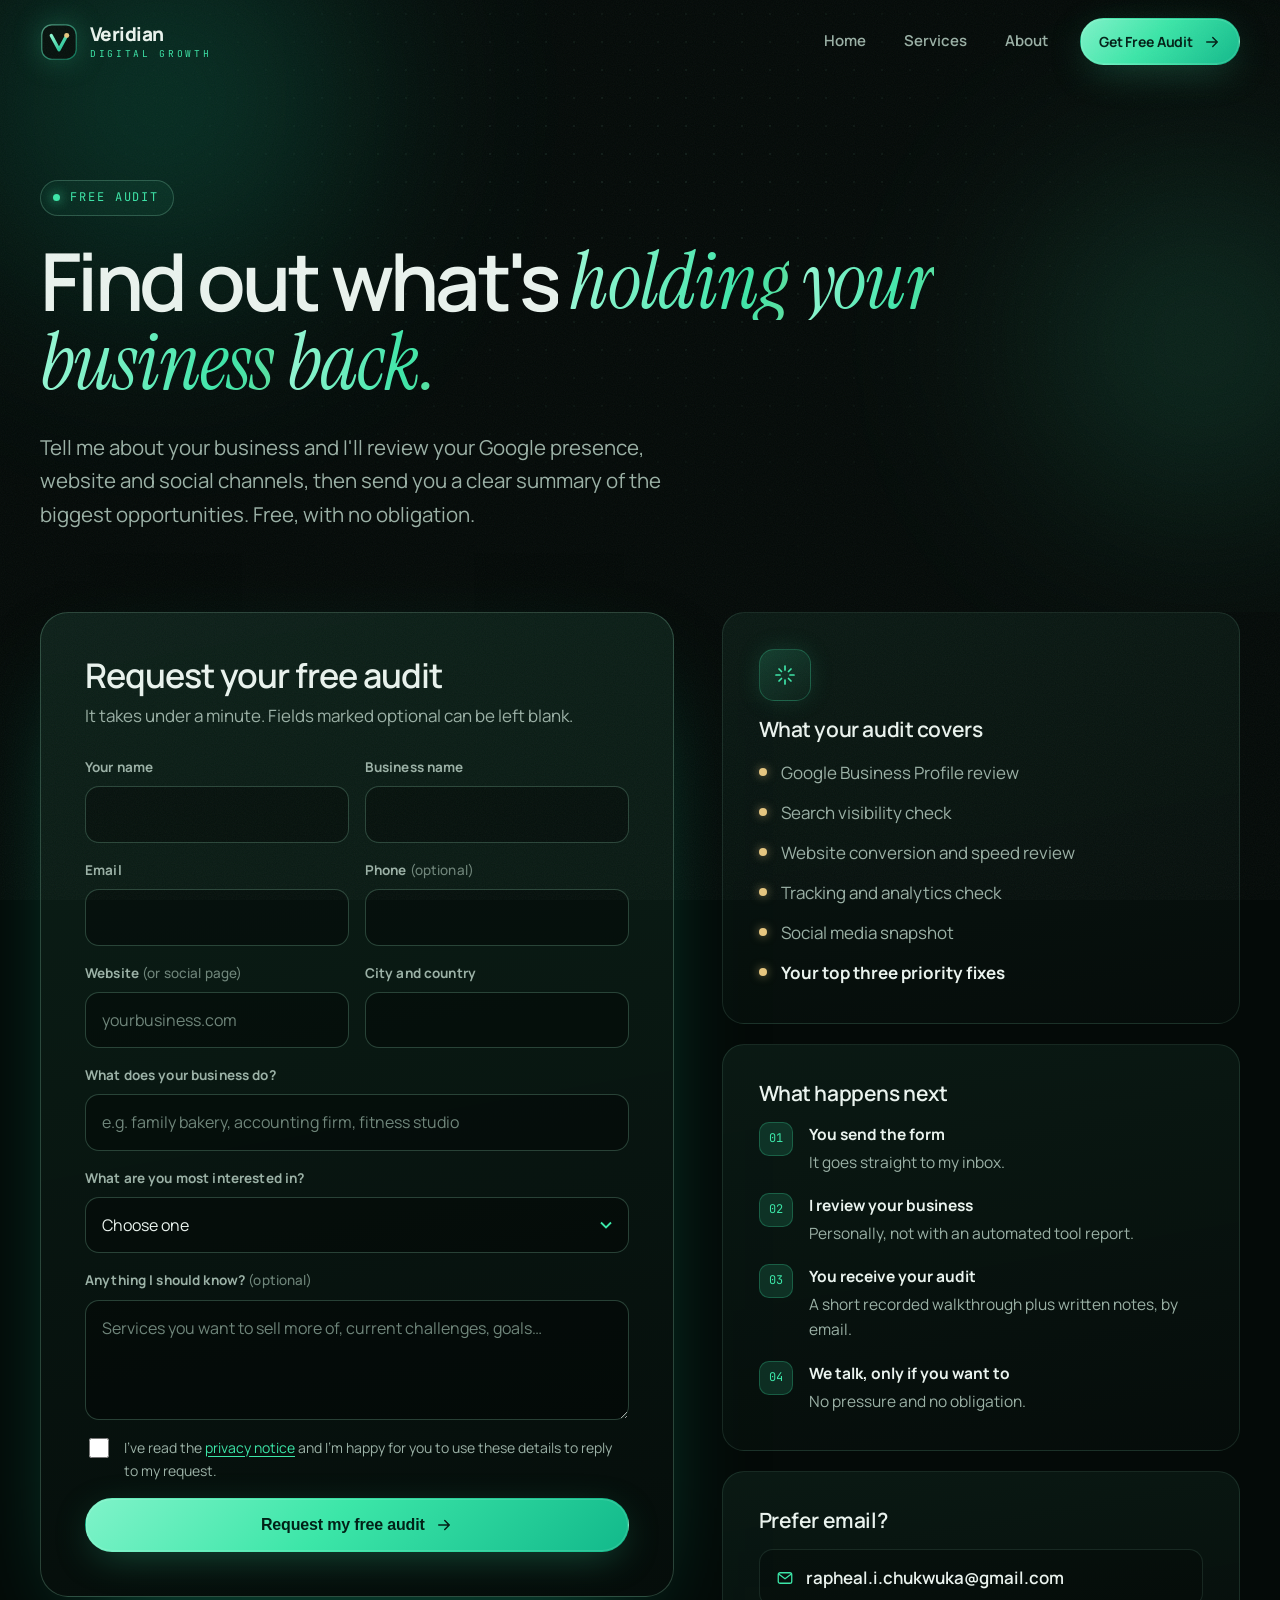
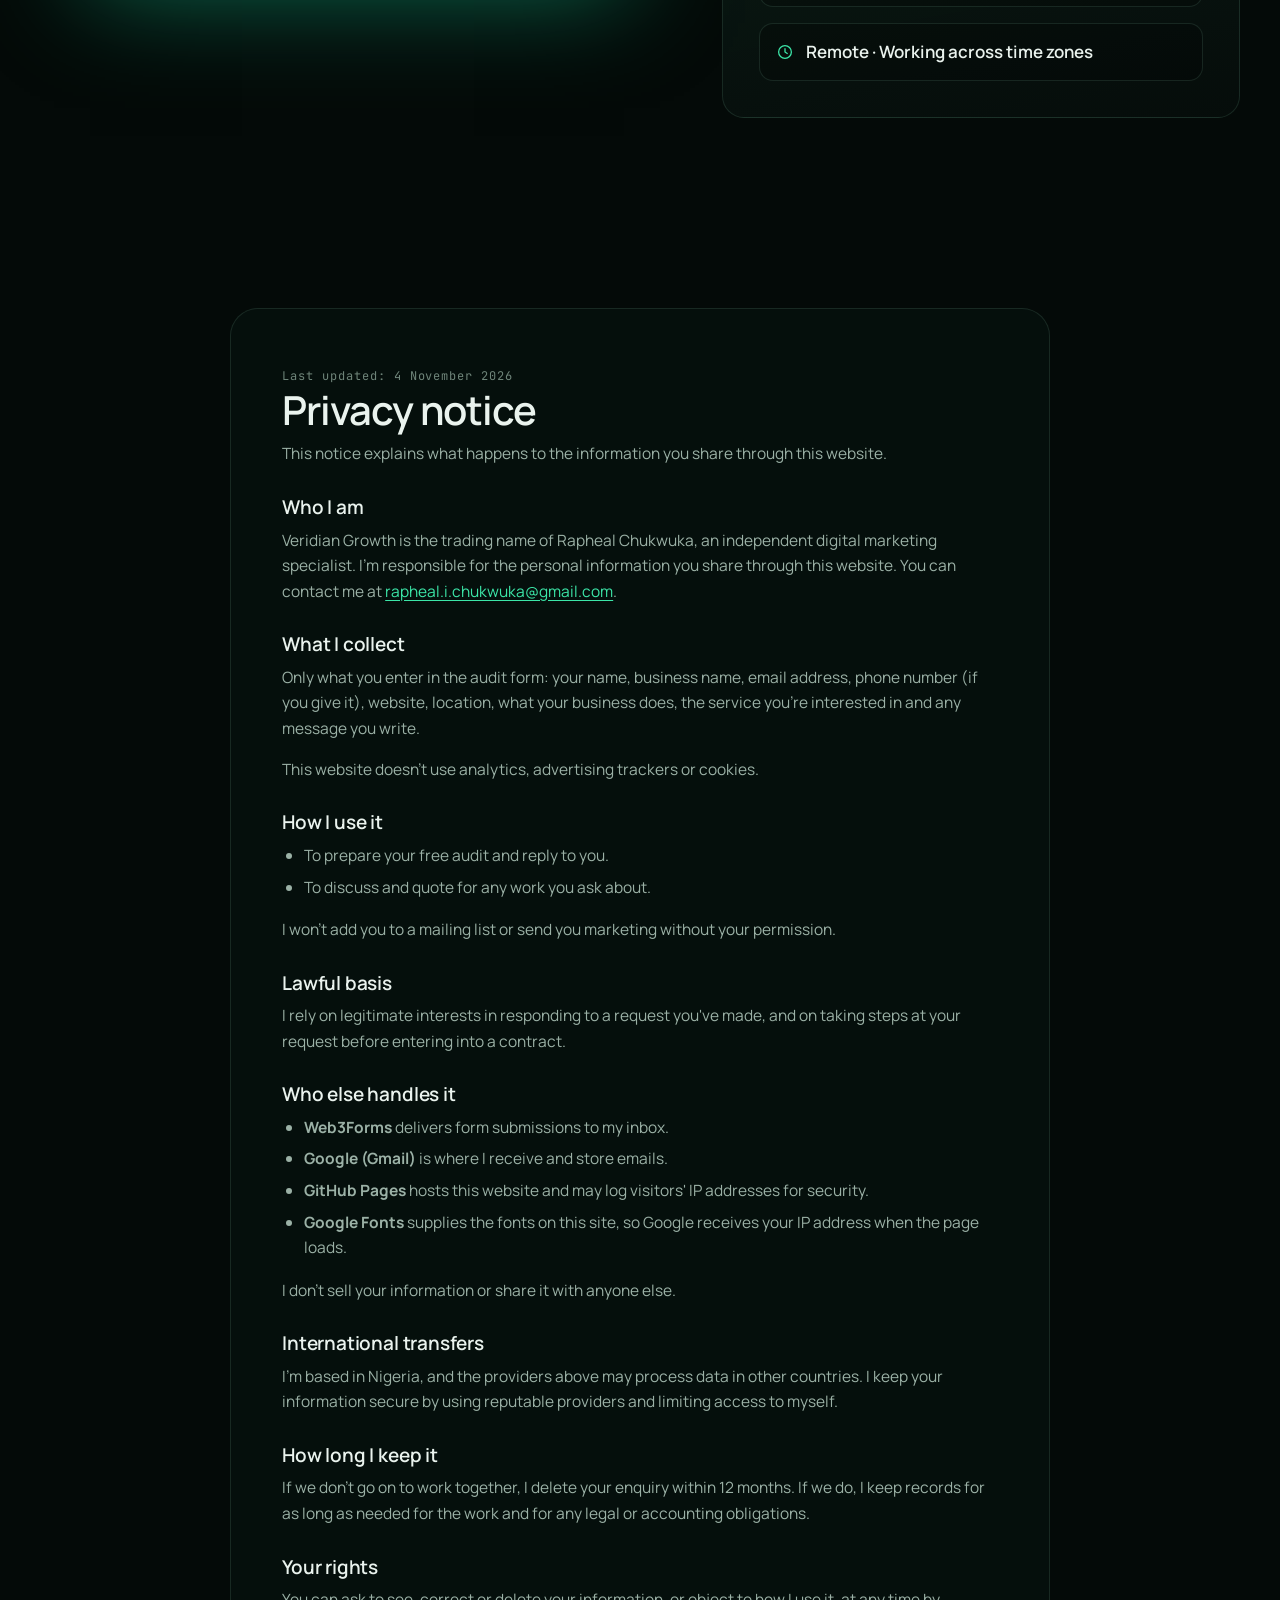
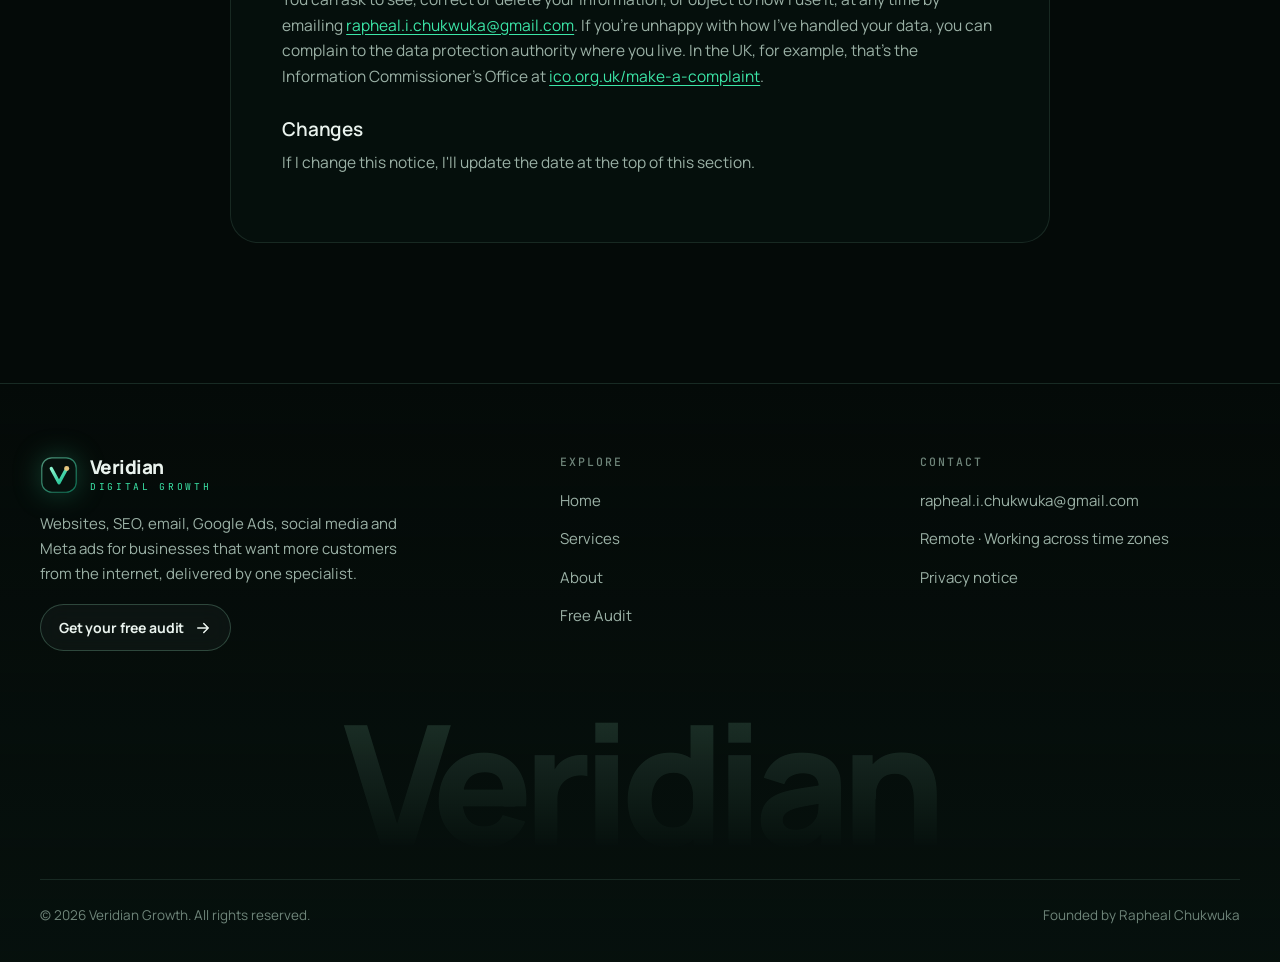
<file: audit.html>
<!DOCTYPE html>
<html lang="en-GB">
<head>
<meta charset="utf-8">
<meta name="viewport" content="width=device-width, initial-scale=1">
<title>Free Business Audit | Veridian Growth</title>
<meta name="description" content="Request a free, no-obligation audit of your business's Google presence, website and social channels.">
<meta name="theme-color" content="#040a08">
<meta property="og:type" content="website">
<meta property="og:site_name" content="Veridian Growth">
<meta property="og:title" content="Free Business Audit | Veridian Growth">
<meta property="og:description" content="Request a free, no-obligation audit of your business's Google presence, website and social channels.">
<meta property="og:image" content="https://veridian-growth-co.github.io/assets/img/rapheal-chukwuka.jpg">
<link rel="canonical" href="https://veridian-growth-co.github.io/audit.html">
<meta property="og:url" content="https://veridian-growth-co.github.io/audit.html">
<meta name="robots" content="index, follow">
<meta name="google-site-verification" content="_1GlGjH99BfHrNwut_tz0nhfk65XqeL9szK68QhQBPE" />
<link rel="icon" href="assets/favicon.svg" type="image/svg+xml">
<link rel="preconnect" href="https://fonts.googleapis.com">
<link rel="preconnect" href="https://fonts.gstatic.com" crossorigin>
<link rel="stylesheet" href="https://fonts.googleapis.com/css2?family=Instrument+Serif:ital@0;1&amp;family=JetBrains+Mono:wght@400;500&amp;family=Manrope:wght@400;500;600;700;800&amp;display=swap">
<link rel="stylesheet" href="assets/styles.css">
<script>document.documentElement.classList.add("js");</script>
</head>
<body>
<a class="skip" href="#main">Skip to content</a>
<div class="progress" aria-hidden="true"></div>
<header class="nav">
  <div class="container nav__inner">
    <a class="brand" href="index.html" aria-label="Veridian Growth, home"><svg viewBox="0 0 32 32" aria-hidden="true"><defs><linearGradient id="lg" x1="0" y1="0" x2="1" y2="1"><stop offset="0" stop-color="#8CF7D0"/><stop offset="1" stop-color="#12B98B"/></linearGradient></defs><rect x="1.5" y="1.5" width="29" height="29" rx="8.5" fill="#06110D" stroke="url(#lg)" stroke-opacity=".55"/><path d="M9.5 10.5 16 22.5l6.5-12" fill="none" stroke="url(#lg)" stroke-width="2.8" stroke-linecap="round" stroke-linejoin="round"/><circle cx="22.5" cy="10.5" r="2.1" fill="#E6C67F"/></svg><span class="brand__text"><span class="brand__name">Veridian</span><span class="brand__sub">DIGITAL GROWTH</span></span></a>
    <button class="nav__toggle" type="button" aria-label="Open menu" aria-expanded="false"><span></span><span></span><span></span></button>
    <nav class="nav__links" aria-label="Main">
      <a href="index.html">Home</a>
      <a href="services.html">Services</a>
      <a href="about.html">About</a>
      <a class="btn btn--primary btn--sm" href="audit.html">Get Free Audit <svg viewBox="0 0 24 24" fill="none" stroke="currentColor" stroke-width="2" stroke-linecap="round" stroke-linejoin="round" aria-hidden="true"><path d="M5 12h14M13 6l6 6-6 6"/></svg></a>
    </nav>
  </div>
</header>
<main id="main">
<section class="page-hero" style="padding-bottom:60px">
  <div class="aurora" aria-hidden="true">
    <div class="aurora__blob aurora__blob--1"></div>
    <div class="aurora__blob aurora__blob--2"></div>
    <div class="dots"></div>
  </div>
  <div class="container">
    <span class="eyebrow" data-reveal>Free audit</span>
    <h1 class="display" data-split>Find out what's <span class="serif grad">holding your business back.</span></h1>
    <p class="lead" data-reveal style="--d:.3s">Tell me about your business and I'll review your Google presence, website and social channels, then send you a clear summary of the biggest opportunities. Free, with no obligation.</p>
  </div>
</section>

<section class="section--tight" style="padding-top:0">
  <div class="container audit">
    <div class="form-card" id="audit-form" data-reveal style="scroll-margin-top:100px">
      <h2>Request your free audit</h2>
      <p>It takes under a minute. Fields marked optional can be left blank.</p>
      <form class="form" action="https://api.web3forms.com/submit" method="POST" novalidate>
        <div class="field">
          <label for="f-name">Your name</label>
          <input id="f-name" name="Name" type="text" autocomplete="name" required>
        </div>
        <div class="field">
          <label for="f-practice">Business name</label>
          <input id="f-practice" name="Business" type="text" autocomplete="organization" required>
        </div>
        <div class="field">
          <label for="f-email">Email</label>
          <input id="f-email" name="email" type="email" autocomplete="email" required>
        </div>
        <div class="field">
          <label for="f-phone">Phone <em>(optional)</em></label>
          <input id="f-phone" name="Phone" type="tel" autocomplete="tel">
        </div>
        <div class="field">
          <label for="f-site">Website <em>(or social page)</em></label>
          <input id="f-site" name="Website" type="text" inputmode="url" placeholder="yourbusiness.com" required>
        </div>
        <div class="field">
          <label for="f-town">City and country</label>
          <input id="f-town" name="Location" type="text" autocomplete="address-level2" required>
        </div>
        <div class="field field--full">
          <label for="f-what">What does your business do?</label>
          <input id="f-what" name="Business type" type="text" placeholder="e.g. family bakery, accounting firm, fitness studio" required>
        </div>
        <div class="field field--full">
          <label for="f-interest">What are you most interested in?</label>
          <select id="f-interest" name="Interest" required>
            <option value="" disabled selected>Choose one</option>
            <option>The Customer-Finder Fix</option>
            <option>Website design &amp; build</option>
            <option>SEO &amp; analytics</option>
            <option>Email marketing</option>
            <option>Google Ads</option>
            <option>Social media management</option>
            <option>Facebook &amp; Instagram ads</option>
            <option>Not sure yet, please advise</option>
          </select>
        </div>
        <div class="field field--full">
          <label for="f-msg">Anything I should know? <em>(optional)</em></label>
          <textarea id="f-msg" name="Message" placeholder="Services you want to sell more of, current challenges, goals…"></textarea>
        </div>
        <input type="hidden" name="access_key" value="cd2b9f6f-7f1a-4442-a4b8-3a4ed3dd6322">
        <input type="hidden" name="subject" value="New free audit request: Veridian Growth">
        <input type="hidden" name="from_name" value="Veridian Growth website">
        <input type="hidden" name="redirect" value="https://veridian-growth-co.github.io/audit.html#sent">
        <input type="checkbox" name="botcheck" class="hp" style="display:none" tabindex="-1" autocomplete="off">
        <label class="consent"><input type="checkbox" name="Privacy notice" value="Read and accepted" required><span>I've read the <a href="#privacy">privacy notice</a> and I'm happy for you to use these details to reply to my request.</span></label>
        <button class="btn btn--primary" type="submit">Request my free audit <svg viewBox="0 0 24 24" fill="none" stroke="currentColor" stroke-width="2" stroke-linecap="round" stroke-linejoin="round" aria-hidden="true"><path d="M5 12h14M13 6l6 6-6 6"/></svg></button>
        <div class="form-status" role="status" aria-live="polite"></div>
      </form>
    </div>

    <aside class="side">
      <div class="card" data-reveal style="--d:.1s">
        <div class="icon"><svg viewBox="0 0 24 24" fill="none" stroke="currentColor" stroke-width="1.7" stroke-linecap="round" stroke-linejoin="round" aria-hidden="true"><path d="M12 3v4M12 17v4M3 12h4M17 12h4M6 6l2.5 2.5M15.5 15.5 18 18M6 18l2.5-2.5M15.5 8.5 18 6"/></svg></div>
        <h3 class="h3">What your audit covers</h3>
        <ul class="gets">
          <li><span>Google Business Profile review</span></li>
          <li><span>Search visibility check</span></li>
          <li><span>Website conversion and speed review</span></li>
          <li><span>Tracking and analytics check</span></li>
          <li><span>Social media snapshot</span></li>
          <li><span><b>Your top three priority fixes</b></span></li>
        </ul>
      </div>
      <div class="card" data-reveal style="--d:.2s">
        <h3 class="h3">What happens next</h3>
        <ol class="steps-v">
          <li><b>You send the form</b>It goes straight to my inbox.</li>
          <li><b>I review your business</b>Personally, not with an automated tool report.</li>
          <li><b>You receive your audit</b>A short recorded walkthrough plus written notes, by email.</li>
          <li><b>We talk, only if you want to</b>No pressure and no obligation.</li>
        </ol>
      </div>
      <div class="card" data-reveal style="--d:.3s">
        <h3 class="h3">Prefer email?</h3>
        <a class="contact-line" href="mailto:rapheal.i.chukwuka@gmail.com"><svg viewBox="0 0 24 24" fill="none" stroke="currentColor" stroke-width="1.7" stroke-linecap="round" stroke-linejoin="round" aria-hidden="true"><rect x="3" y="5" width="18" height="14" rx="2.5"/><path d="m4 7 8 6 8-6"/></svg>rapheal.i.chukwuka@gmail.com</a>
        <span class="contact-line" style="word-break:normal"><svg viewBox="0 0 24 24" fill="none" stroke="currentColor" stroke-width="1.7" stroke-linecap="round" stroke-linejoin="round" aria-hidden="true"><circle cx="12" cy="12" r="8.5"/><path d="M12 7.5V12l3 2"/></svg>Remote · Working across time zones</span>
      </div>
    </aside>
  </div>
</section>

<!-- PRIVACY -->
<section class="section" style="padding-top:clamp(60px,8vw,100px)">
  <div class="container">
    <article class="legal" id="privacy">
      <span class="updated">Last updated: 4 November 2026</span>
      <h2>Privacy notice</h2>
      <p>This notice explains what happens to the information you share through this website.</p>

      <h3>Who I am</h3>
      <p>Veridian Growth is the trading name of Rapheal Chukwuka, an independent digital marketing specialist. I'm responsible for the personal information you share through this website. You can contact me at <a href="mailto:rapheal.i.chukwuka@gmail.com">rapheal.i.chukwuka@gmail.com</a>.</p>

      <h3>What I collect</h3>
      <p>Only what you enter in the audit form: your name, business name, email address, phone number (if you give it), website, location, what your business does, the service you're interested in and any message you write.</p>
      <p>This website doesn't use analytics, advertising trackers or cookies.</p>

      <h3>How I use it</h3>
      <ul>
        <li>To prepare your free audit and reply to you.</li>
        <li>To discuss and quote for any work you ask about.</li>
      </ul>
      <p>I won't add you to a mailing list or send you marketing without your permission.</p>

      <h3>Lawful basis</h3>
      <p>I rely on legitimate interests in responding to a request you've made, and on taking steps at your request before entering into a contract.</p>

      <h3>Who else handles it</h3>
      <ul>
        <li><strong>Web3Forms</strong> delivers form submissions to my inbox.</li>
        <li><strong>Google (Gmail)</strong> is where I receive and store emails.</li>
        <li><strong>GitHub Pages</strong> hosts this website and may log visitors' IP addresses for security.</li>
        <li><strong>Google Fonts</strong> supplies the fonts on this site, so Google receives your IP address when the page loads.</li>
      </ul>
      <p>I don't sell your information or share it with anyone else.</p>

      <h3>International transfers</h3>
      <p>I'm based in Nigeria, and the providers above may process data in other countries. I keep your information secure by using reputable providers and limiting access to myself.</p>

      <h3>How long I keep it</h3>
      <p>If we don't go on to work together, I delete your enquiry within 12 months. If we do, I keep records for as long as needed for the work and for any legal or accounting obligations.</p>

      <h3>Your rights</h3>
      <p>You can ask to see, correct or delete your information, or object to how I use it, at any time by emailing <a href="mailto:rapheal.i.chukwuka@gmail.com">rapheal.i.chukwuka@gmail.com</a>. If you're unhappy with how I've handled your data, you can complain to the data protection authority where you live. In the UK, for example, that's the Information Commissioner's Office at <a href="https://ico.org.uk/make-a-complaint/" rel="noopener">ico.org.uk/make-a-complaint</a>.</p>

      <h3>Changes</h3>
      <p>If I change this notice, I'll update the date at the top of this section.</p>
    </article>
  </div>
</section>

</main>
<footer class="footer">
  <div class="container">
    <div class="footer__grid">
      <div class="footer__about">
        <a class="brand" href="index.html" aria-label="Veridian Growth, home"><svg viewBox="0 0 32 32" aria-hidden="true"><defs><linearGradient id="lg" x1="0" y1="0" x2="1" y2="1"><stop offset="0" stop-color="#8CF7D0"/><stop offset="1" stop-color="#12B98B"/></linearGradient></defs><rect x="1.5" y="1.5" width="29" height="29" rx="8.5" fill="#06110D" stroke="url(#lg)" stroke-opacity=".55"/><path d="M9.5 10.5 16 22.5l6.5-12" fill="none" stroke="url(#lg)" stroke-width="2.8" stroke-linecap="round" stroke-linejoin="round"/><circle cx="22.5" cy="10.5" r="2.1" fill="#E6C67F"/></svg><span class="brand__text"><span class="brand__name">Veridian</span><span class="brand__sub">DIGITAL GROWTH</span></span></a>
        <p>Websites, SEO, email, Google Ads, social media and Meta ads for businesses that want more customers from the internet, delivered by one specialist.</p>
        <a class="btn btn--ghost btn--sm" href="audit.html">Get your free audit <svg viewBox="0 0 24 24" fill="none" stroke="currentColor" stroke-width="2" stroke-linecap="round" stroke-linejoin="round" aria-hidden="true"><path d="M5 12h14M13 6l6 6-6 6"/></svg></a>
      </div>
      <div>
        <h4>Explore</h4>
        <ul>
          <li><a href="index.html">Home</a></li>
          <li><a href="services.html">Services</a></li>
          <li><a href="about.html">About</a></li>
          <li><a href="audit.html">Free Audit</a></li>
        </ul>
      </div>
      <div>
        <h4>Contact</h4>
        <ul>
          <li><a href="mailto:rapheal.i.chukwuka@gmail.com">rapheal.i.chukwuka@gmail.com</a></li>
          <li><span class="muted">Remote · Working across time zones</span></li>
          <li><a href="audit.html#privacy">Privacy notice</a></li>
        </ul>
      </div>
    </div>
    <div class="footer__word" aria-hidden="true">Veridian</div>
    <div class="footer__bottom">
      <span>© <span data-year>2026</span> Veridian Growth. All rights reserved.</span>
      <span>Founded by Rapheal Chukwuka</span>
    </div>
  </div>
</footer>
<script src="assets/main.js"></script>
</body>
</html>
</file>
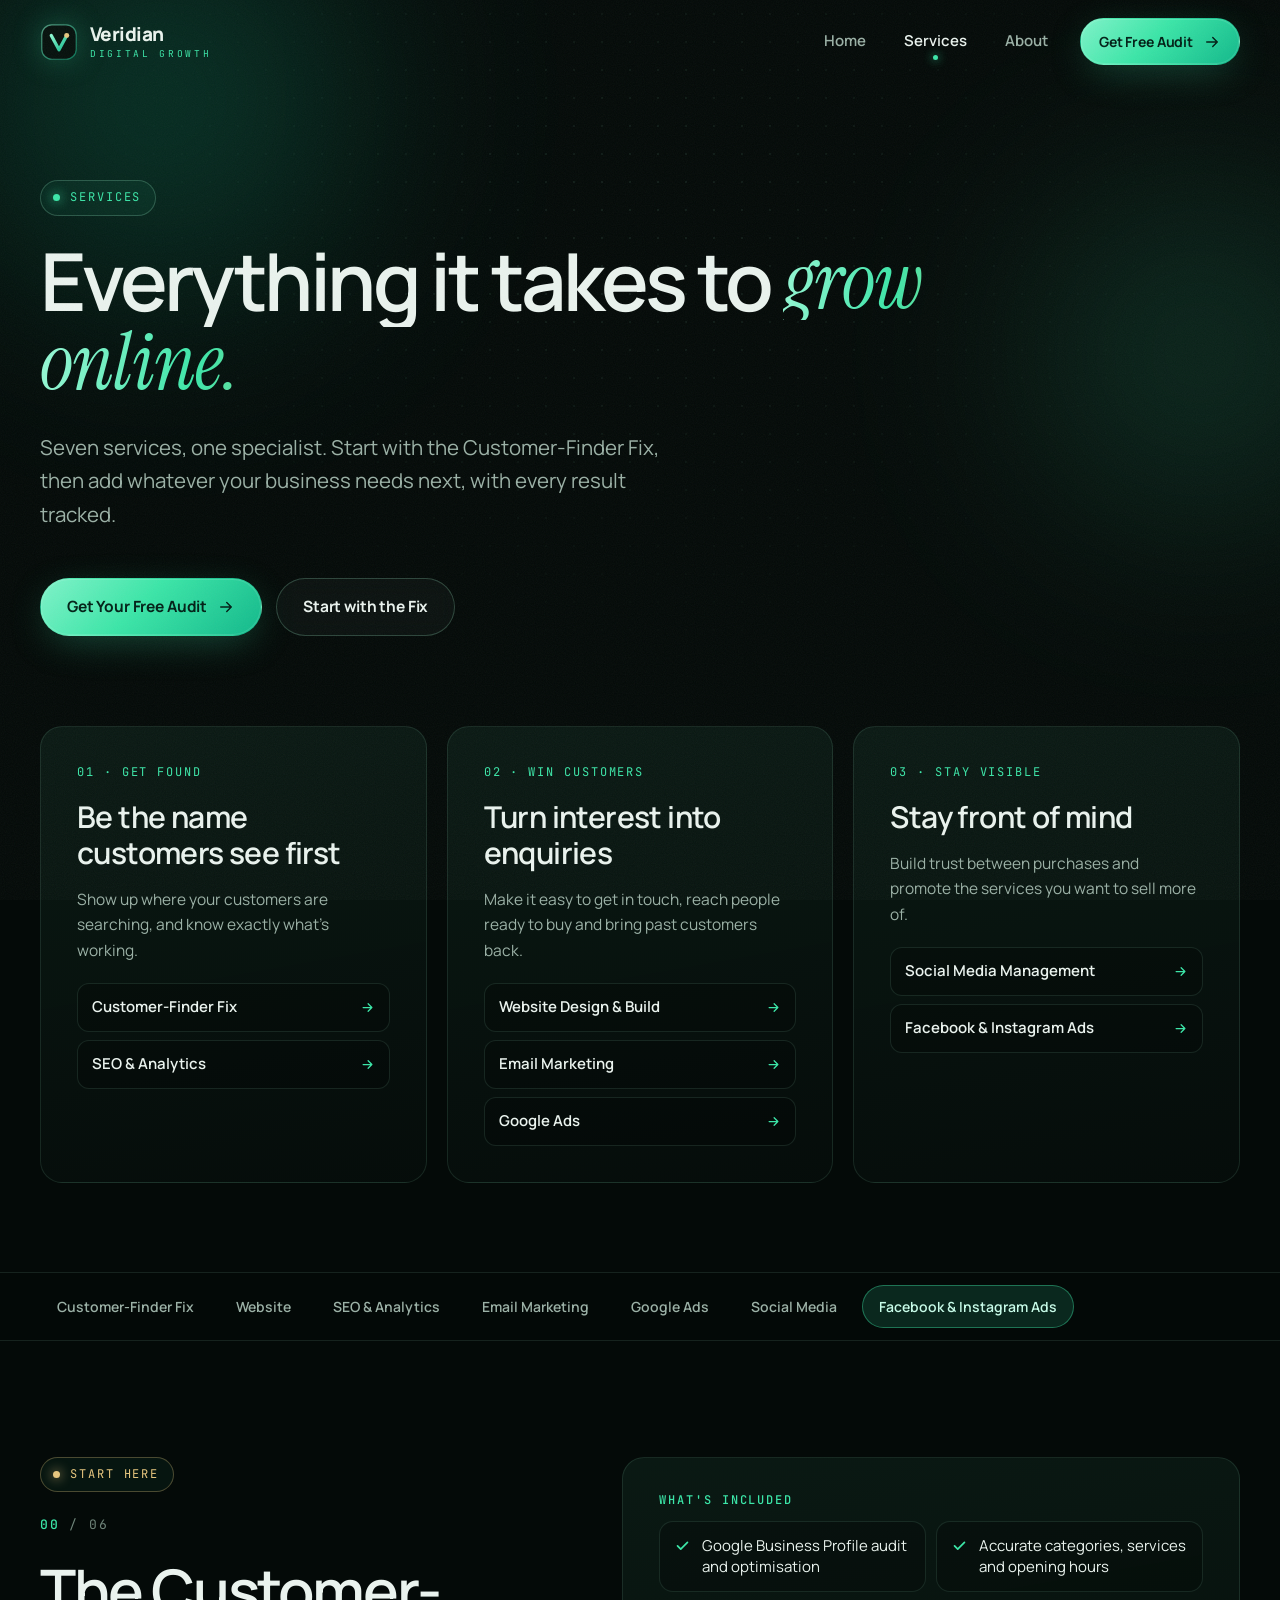
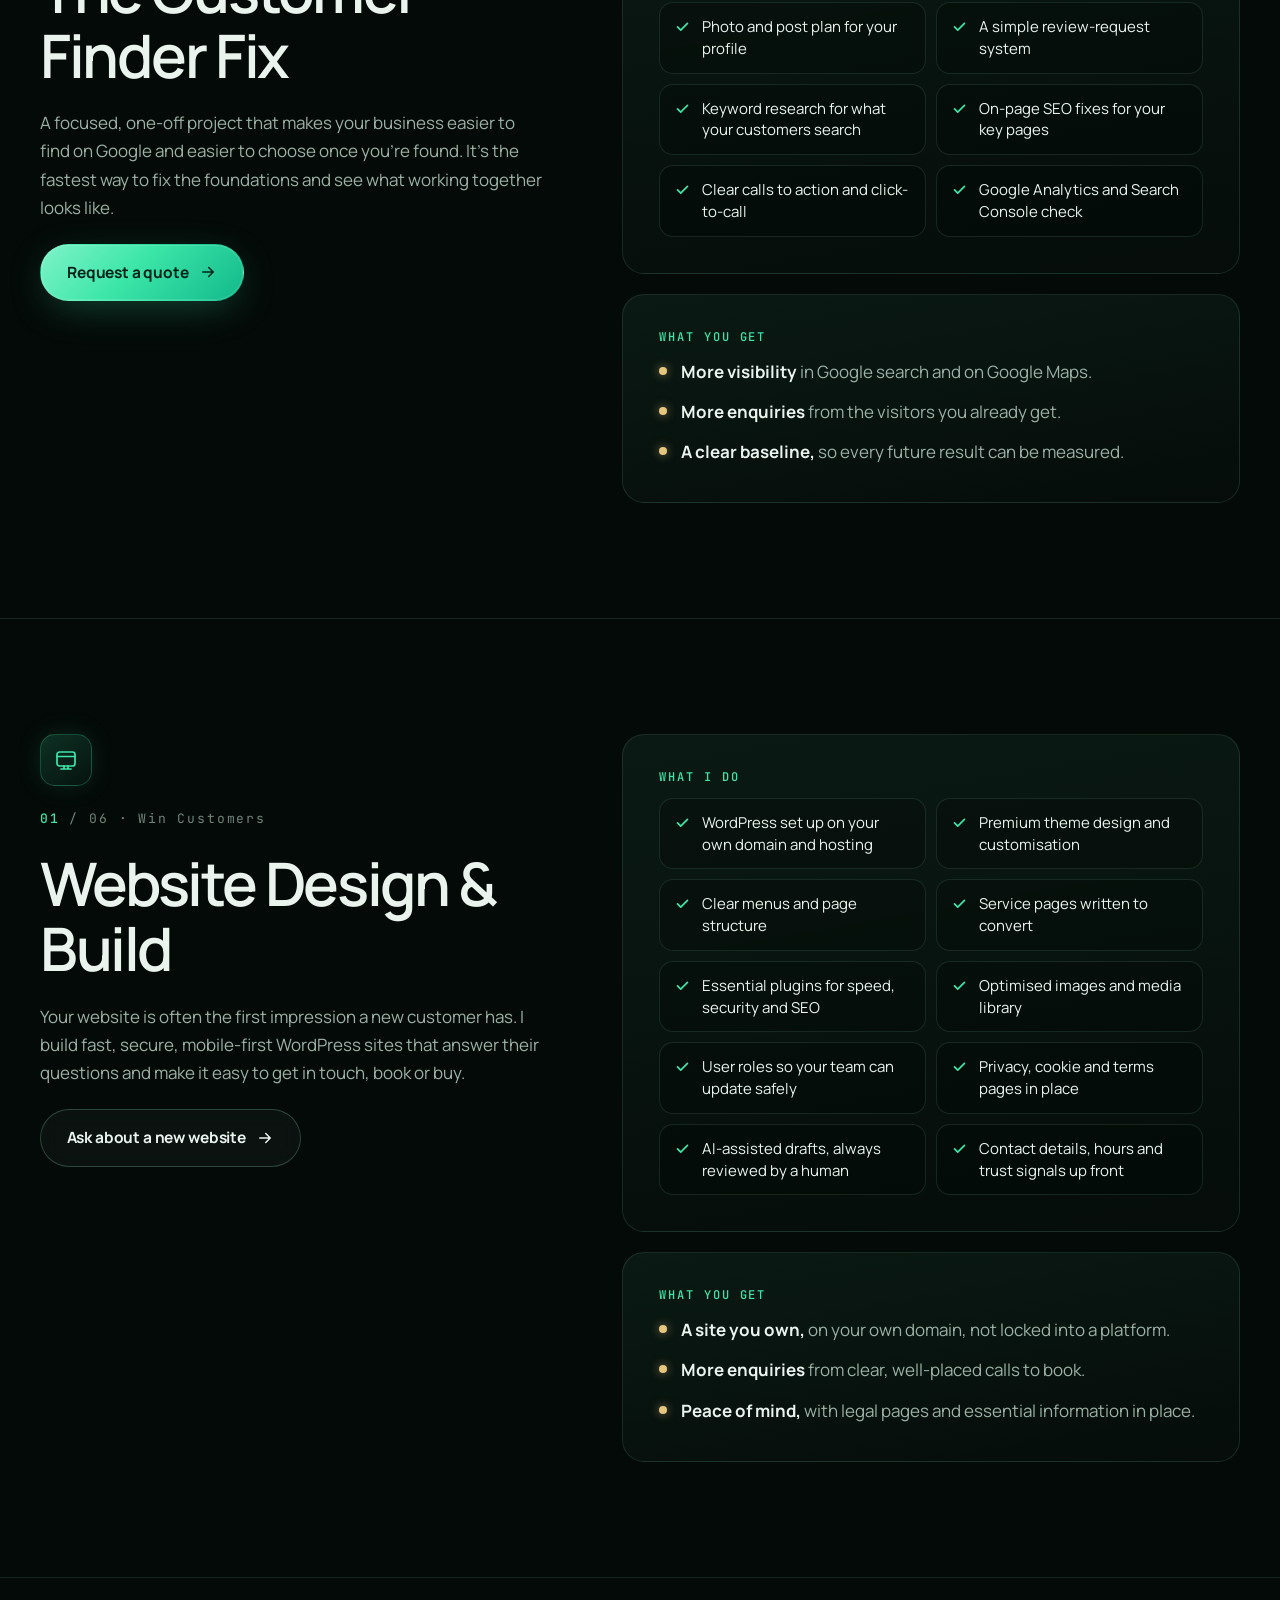
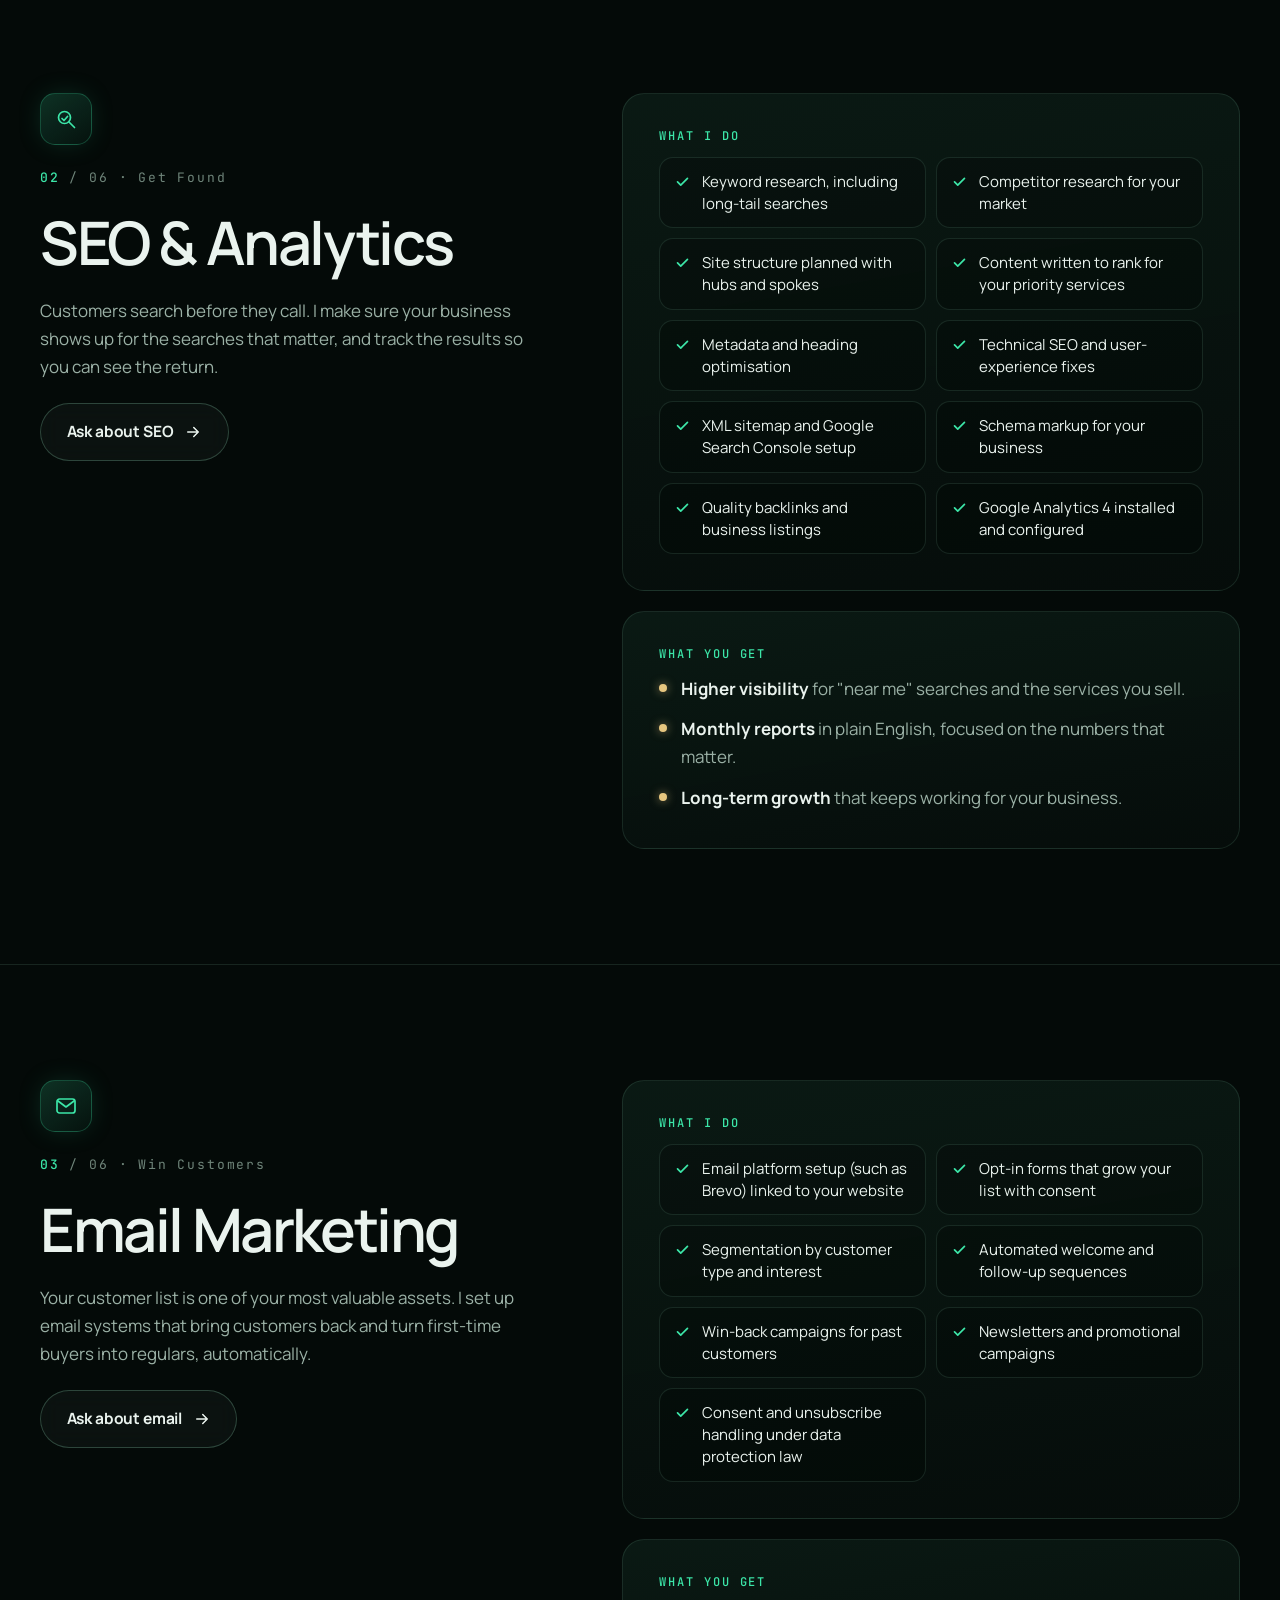
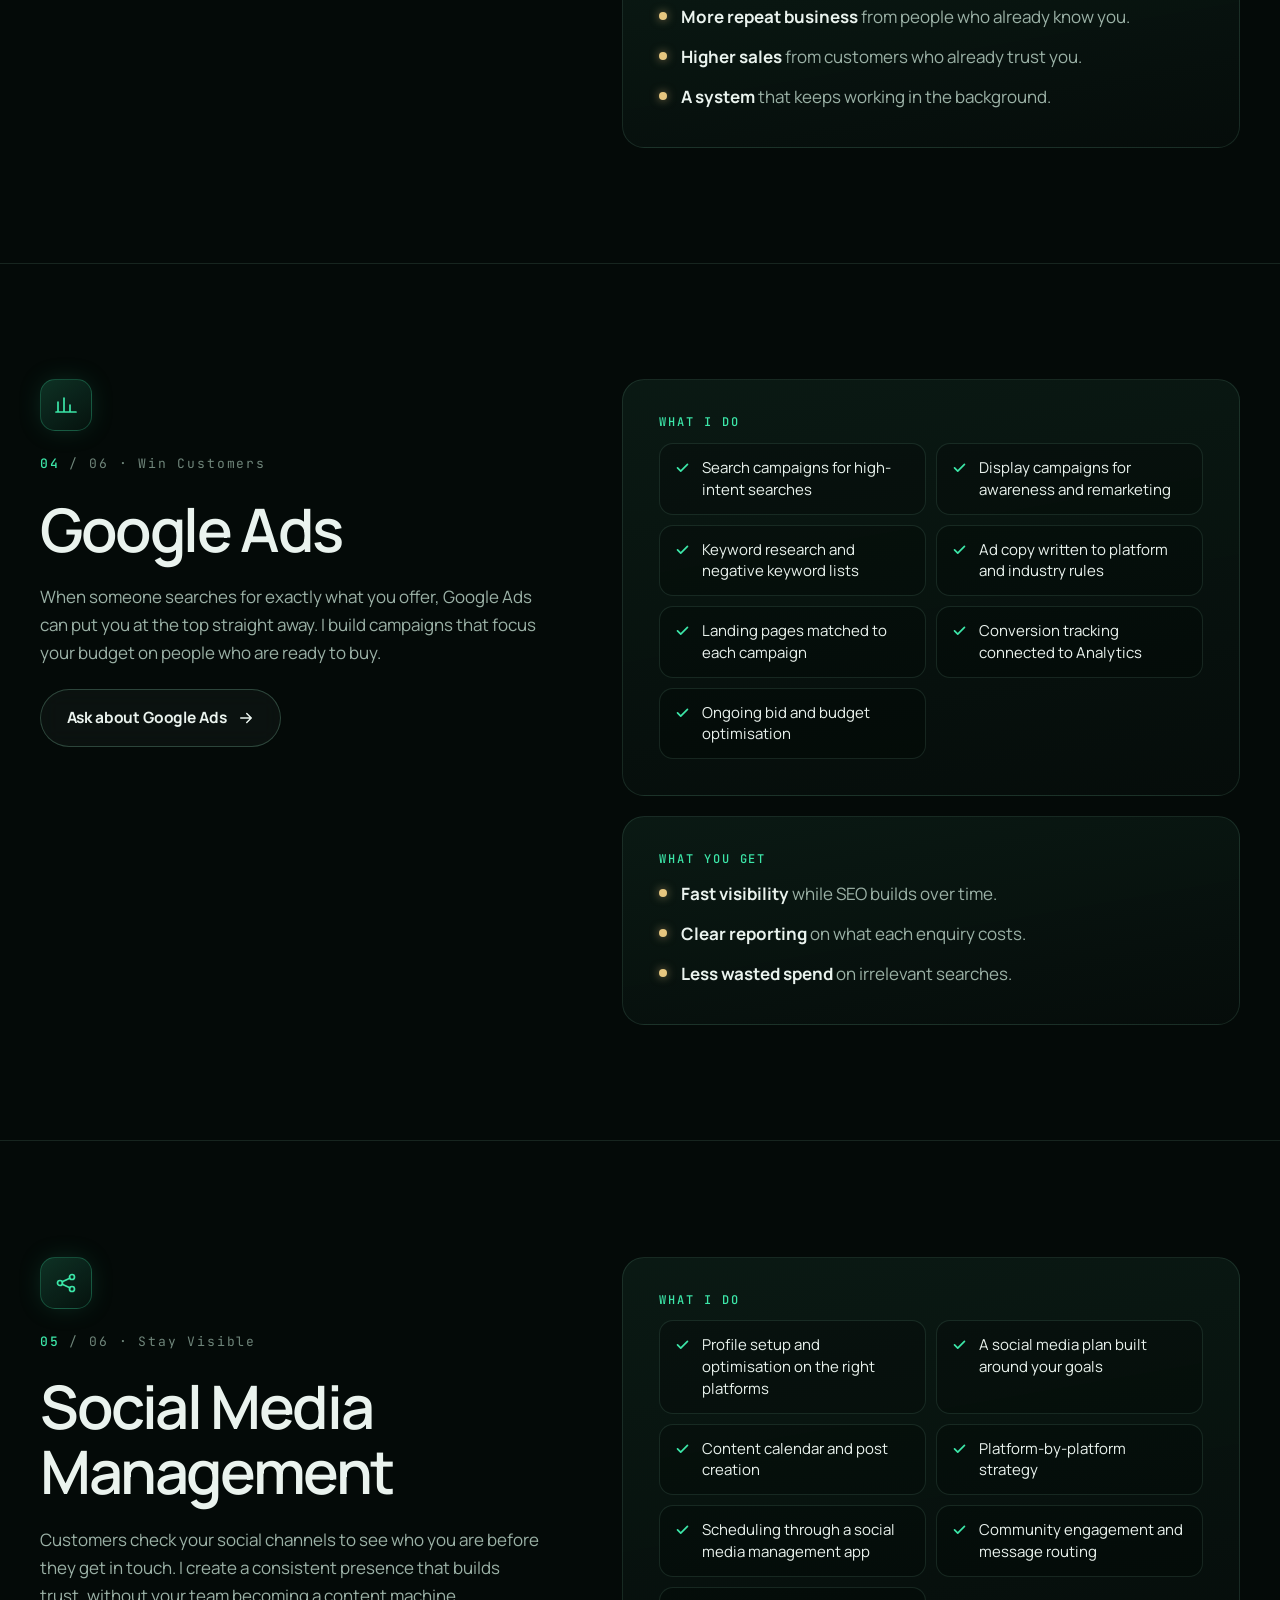
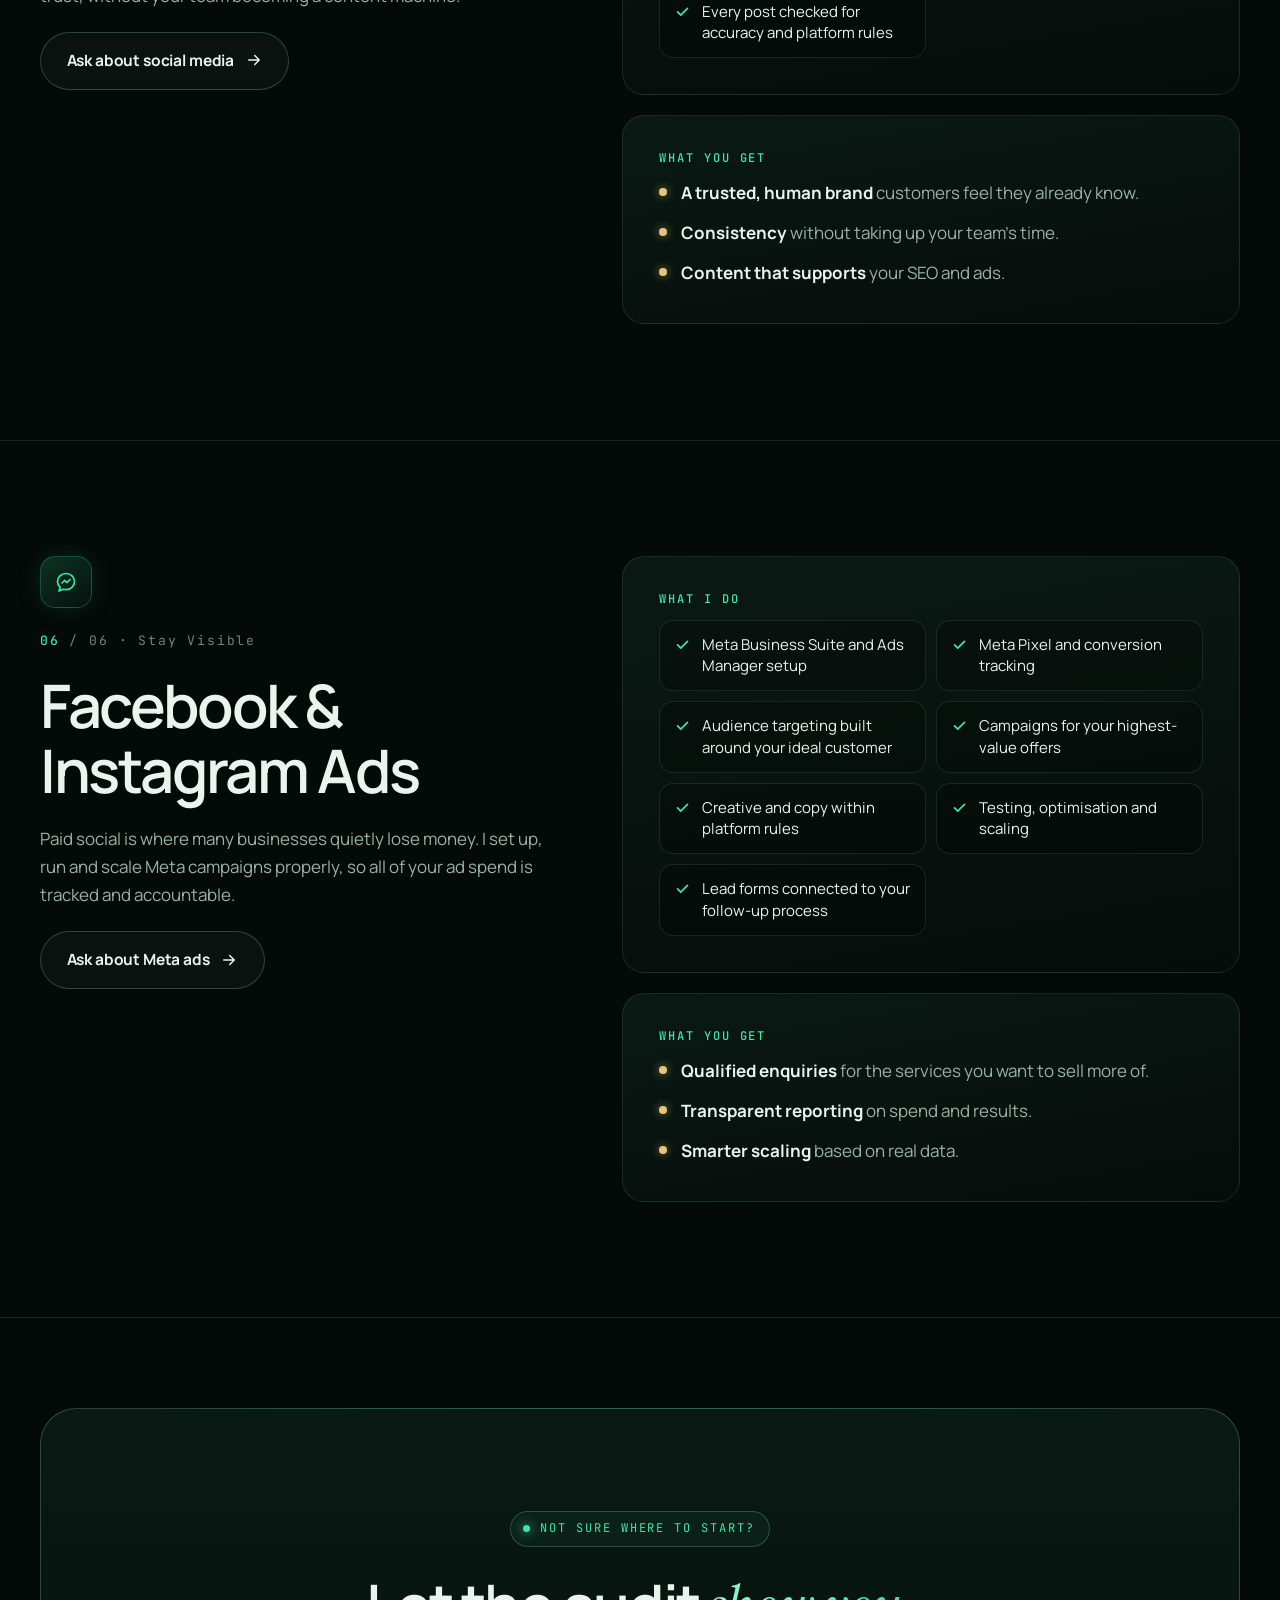
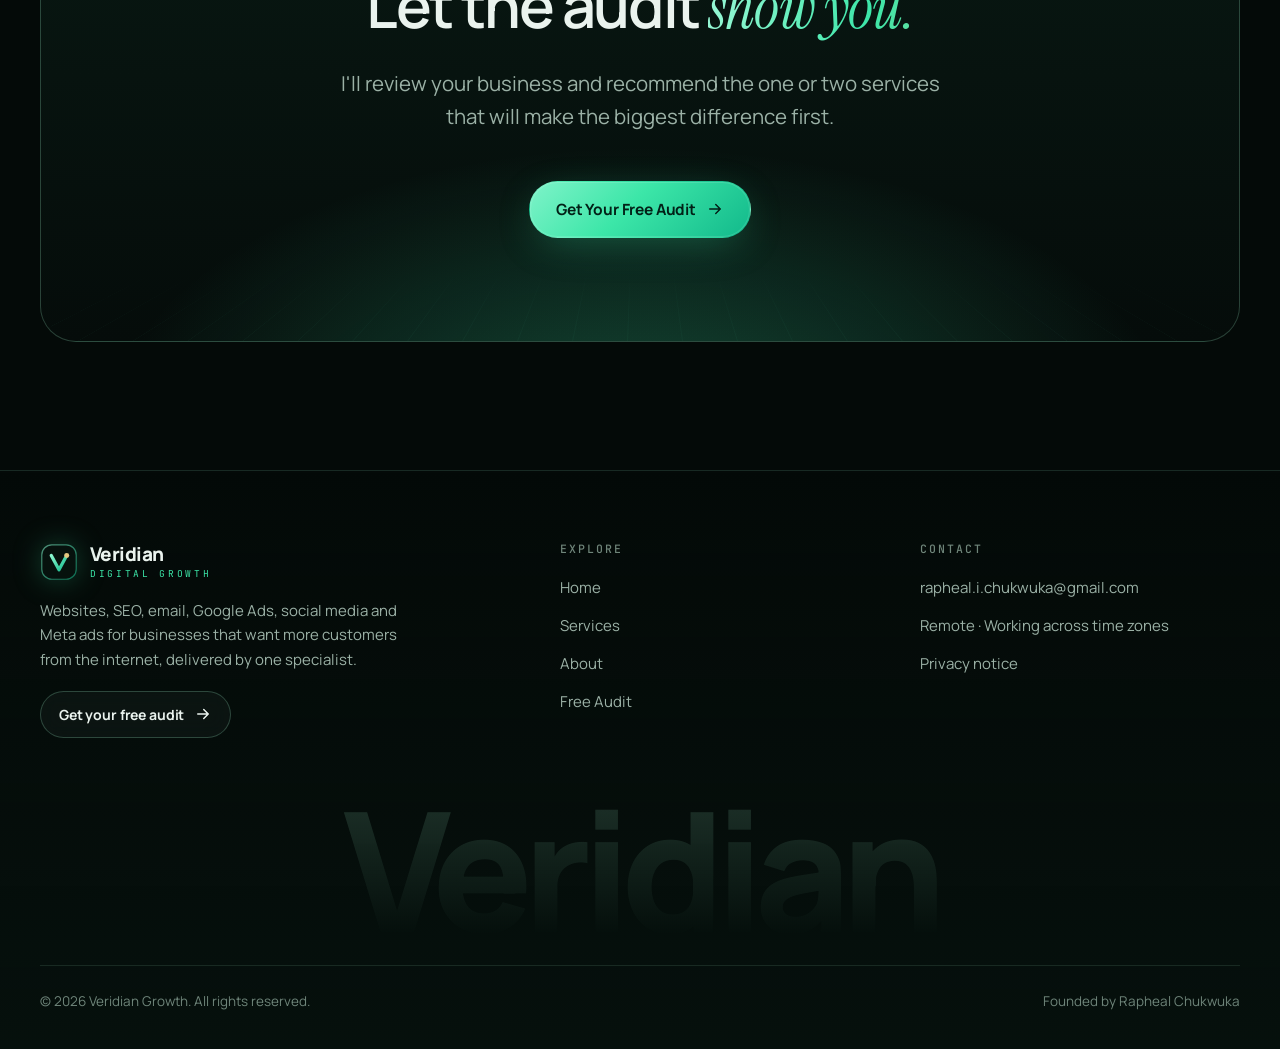
<file: services.html>
<!DOCTYPE html>
<html lang="en-GB">
<head>
<meta charset="utf-8">
<meta name="viewport" content="width=device-width, initial-scale=1">
<title>Services | Veridian Growth</title>
<meta name="description" content="Website design, SEO and analytics, email marketing, Google Ads, social media management and Facebook and Instagram ads, from one specialist.">
<meta name="theme-color" content="#040a08">
<meta property="og:type" content="website">
<meta property="og:site_name" content="Veridian Growth">
<meta property="og:title" content="Services | Veridian Growth">
<meta property="og:description" content="Website design, SEO and analytics, email marketing, Google Ads, social media management and Facebook and Instagram ads, from one specialist.">
<meta property="og:image" content="https://veridian-growth-co.github.io/assets/img/rapheal-chukwuka.jpg">
<link rel="canonical" href="https://veridian-growth-co.github.io/services.html">
<meta property="og:url" content="https://veridian-growth-co.github.io/services.html">
<meta name="robots" content="index, follow">
<meta name="google-site-verification" content="_1GlGjH99BfHrNwut_tz0nhfk65XqeL9szK68QhQBPE" />
<link rel="icon" href="assets/favicon.svg" type="image/svg+xml">
<link rel="preconnect" href="https://fonts.googleapis.com">
<link rel="preconnect" href="https://fonts.gstatic.com" crossorigin>
<link rel="stylesheet" href="https://fonts.googleapis.com/css2?family=Instrument+Serif:ital@0;1&amp;family=JetBrains+Mono:wght@400;500&amp;family=Manrope:wght@400;500;600;700;800&amp;display=swap">
<link rel="stylesheet" href="assets/styles.css">
<script>document.documentElement.classList.add("js");</script>
</head>
<body>
<a class="skip" href="#main">Skip to content</a>
<div class="progress" aria-hidden="true"></div>
<header class="nav">
  <div class="container nav__inner">
    <a class="brand" href="index.html" aria-label="Veridian Growth, home"><svg viewBox="0 0 32 32" aria-hidden="true"><defs><linearGradient id="lg" x1="0" y1="0" x2="1" y2="1"><stop offset="0" stop-color="#8CF7D0"/><stop offset="1" stop-color="#12B98B"/></linearGradient></defs><rect x="1.5" y="1.5" width="29" height="29" rx="8.5" fill="#06110D" stroke="url(#lg)" stroke-opacity=".55"/><path d="M9.5 10.5 16 22.5l6.5-12" fill="none" stroke="url(#lg)" stroke-width="2.8" stroke-linecap="round" stroke-linejoin="round"/><circle cx="22.5" cy="10.5" r="2.1" fill="#E6C67F"/></svg><span class="brand__text"><span class="brand__name">Veridian</span><span class="brand__sub">DIGITAL GROWTH</span></span></a>
    <button class="nav__toggle" type="button" aria-label="Open menu" aria-expanded="false"><span></span><span></span><span></span></button>
    <nav class="nav__links" aria-label="Main">
      <a href="index.html">Home</a>
      <a href="services.html" aria-current="page">Services</a>
      <a href="about.html">About</a>
      <a class="btn btn--primary btn--sm" href="audit.html">Get Free Audit <svg viewBox="0 0 24 24" fill="none" stroke="currentColor" stroke-width="2" stroke-linecap="round" stroke-linejoin="round" aria-hidden="true"><path d="M5 12h14M13 6l6 6-6 6"/></svg></a>
    </nav>
  </div>
</header>
<main id="main">
<section class="page-hero">
  <div class="aurora" aria-hidden="true">
    <div class="aurora__blob aurora__blob--1"></div>
    <div class="aurora__blob aurora__blob--2"></div>
    <div class="dots"></div>
  </div>
  <div class="container">
    <span class="eyebrow" data-reveal>Services</span>
    <h1 class="display" data-split>Everything it takes to <span class="serif grad">grow online.</span></h1>
    <p class="lead" data-reveal style="--d:.3s">Seven services, one specialist. Start with the Customer-Finder Fix, then add whatever your business needs next, with every result tracked.</p>
    <div class="btn-row" data-reveal style="--d:.45s">
      <a class="btn btn--primary" href="audit.html">Get Your Free Audit <svg viewBox="0 0 24 24" fill="none" stroke="currentColor" stroke-width="2" stroke-linecap="round" stroke-linejoin="round" aria-hidden="true"><path d="M5 12h14M13 6l6 6-6 6"/></svg></a>
      <a class="btn btn--ghost" href="#customer-finder">Start with the Fix</a>
    </div>
  </div>
</section>

<!-- PACKAGES -->
<section class="section--tight" style="padding-top:0">
  <div class="container">
    <div class="packages">
      <div class="card package" data-reveal>
        <span class="package__label">01 · Get Found</span>
        <h3 class="h3">Be the name customers see first</h3>
        <p>Show up where your customers are searching, and know exactly what's working.</p>
        <ul>
          <li><a href="#customer-finder">Customer-Finder Fix <svg viewBox="0 0 24 24" fill="none" stroke="currentColor" stroke-width="2" stroke-linecap="round" stroke-linejoin="round" aria-hidden="true"><path d="M5 12h14M13 6l6 6-6 6"/></svg></a></li>
          <li><a href="#seo">SEO &amp; Analytics <svg viewBox="0 0 24 24" fill="none" stroke="currentColor" stroke-width="2" stroke-linecap="round" stroke-linejoin="round" aria-hidden="true"><path d="M5 12h14M13 6l6 6-6 6"/></svg></a></li>
        </ul>
      </div>
      <div class="card package" data-reveal style="--d:.12s">
        <span class="package__label">02 · Win Customers</span>
        <h3 class="h3">Turn interest into enquiries</h3>
        <p>Make it easy to get in touch, reach people ready to buy and bring past customers back.</p>
        <ul>
          <li><a href="#website">Website Design &amp; Build <svg viewBox="0 0 24 24" fill="none" stroke="currentColor" stroke-width="2" stroke-linecap="round" stroke-linejoin="round" aria-hidden="true"><path d="M5 12h14M13 6l6 6-6 6"/></svg></a></li>
          <li><a href="#email">Email Marketing <svg viewBox="0 0 24 24" fill="none" stroke="currentColor" stroke-width="2" stroke-linecap="round" stroke-linejoin="round" aria-hidden="true"><path d="M5 12h14M13 6l6 6-6 6"/></svg></a></li>
          <li><a href="#google-ads">Google Ads <svg viewBox="0 0 24 24" fill="none" stroke="currentColor" stroke-width="2" stroke-linecap="round" stroke-linejoin="round" aria-hidden="true"><path d="M5 12h14M13 6l6 6-6 6"/></svg></a></li>
        </ul>
      </div>
      <div class="card package" data-reveal style="--d:.24s">
        <span class="package__label">03 · Stay Visible</span>
        <h3 class="h3">Stay front of mind</h3>
        <p>Build trust between purchases and promote the services you want to sell more of.</p>
        <ul>
          <li><a href="#social">Social Media Management <svg viewBox="0 0 24 24" fill="none" stroke="currentColor" stroke-width="2" stroke-linecap="round" stroke-linejoin="round" aria-hidden="true"><path d="M5 12h14M13 6l6 6-6 6"/></svg></a></li>
          <li><a href="#meta-ads">Facebook &amp; Instagram Ads <svg viewBox="0 0 24 24" fill="none" stroke="currentColor" stroke-width="2" stroke-linecap="round" stroke-linejoin="round" aria-hidden="true"><path d="M5 12h14M13 6l6 6-6 6"/></svg></a></li>
        </ul>
      </div>
    </div>
  </div>
</section>

<!-- SUB-NAV -->
<div class="subnav">
  <div class="container subnav__track">
    <a href="#customer-finder">Customer-Finder Fix</a>
    <a href="#website">Website</a>
    <a href="#seo">SEO &amp; Analytics</a>
    <a href="#email">Email Marketing</a>
    <a href="#google-ads">Google Ads</a>
    <a href="#social">Social Media</a>
    <a href="#meta-ads">Facebook &amp; Instagram Ads</a>
  </div>
</div>

<!-- 00 CUSTOMER-FINDER -->
<section class="service service--featured" id="customer-finder">
  <div class="container service__grid">
    <div class="service__intro" data-reveal="left">
      <span class="eyebrow">Start here</span>
      <span class="service__index"><b>00</b> / 06</span>
      <h2 class="h2">The Customer-Finder Fix</h2>
      <p>A focused, one-off project that makes your business easier to find on Google and easier to choose once you're found. It's the fastest way to fix the foundations and see what working together looks like.</p>
      <a class="btn btn--primary" href="audit.html#audit-form">Request a quote <svg viewBox="0 0 24 24" fill="none" stroke="currentColor" stroke-width="2" stroke-linecap="round" stroke-linejoin="round" aria-hidden="true"><path d="M5 12h14M13 6l6 6-6 6"/></svg></a>
    </div>
    <div class="service__body">
      <div class="card" data-reveal>
        <h4>What's included</h4>
        <ul class="feature-list">
          <li><svg viewBox="0 0 24 24" fill="none" stroke="currentColor" stroke-width="2.4" stroke-linecap="round" stroke-linejoin="round" aria-hidden="true"><path d="m5 12.5 4.5 4.5L19 7.5"/></svg>Google Business Profile audit and optimisation</li>
          <li><svg viewBox="0 0 24 24" fill="none" stroke="currentColor" stroke-width="2.4" stroke-linecap="round" stroke-linejoin="round" aria-hidden="true"><path d="m5 12.5 4.5 4.5L19 7.5"/></svg>Accurate categories, services and opening hours</li>
          <li><svg viewBox="0 0 24 24" fill="none" stroke="currentColor" stroke-width="2.4" stroke-linecap="round" stroke-linejoin="round" aria-hidden="true"><path d="m5 12.5 4.5 4.5L19 7.5"/></svg>Photo and post plan for your profile</li>
          <li><svg viewBox="0 0 24 24" fill="none" stroke="currentColor" stroke-width="2.4" stroke-linecap="round" stroke-linejoin="round" aria-hidden="true"><path d="m5 12.5 4.5 4.5L19 7.5"/></svg>A simple review-request system</li>
          <li><svg viewBox="0 0 24 24" fill="none" stroke="currentColor" stroke-width="2.4" stroke-linecap="round" stroke-linejoin="round" aria-hidden="true"><path d="m5 12.5 4.5 4.5L19 7.5"/></svg>Keyword research for what your customers search</li>
          <li><svg viewBox="0 0 24 24" fill="none" stroke="currentColor" stroke-width="2.4" stroke-linecap="round" stroke-linejoin="round" aria-hidden="true"><path d="m5 12.5 4.5 4.5L19 7.5"/></svg>On-page SEO fixes for your key pages</li>
          <li><svg viewBox="0 0 24 24" fill="none" stroke="currentColor" stroke-width="2.4" stroke-linecap="round" stroke-linejoin="round" aria-hidden="true"><path d="m5 12.5 4.5 4.5L19 7.5"/></svg>Clear calls to action and click-to-call</li>
          <li><svg viewBox="0 0 24 24" fill="none" stroke="currentColor" stroke-width="2.4" stroke-linecap="round" stroke-linejoin="round" aria-hidden="true"><path d="m5 12.5 4.5 4.5L19 7.5"/></svg>Google Analytics and Search Console check</li>
        </ul>
      </div>
      <div class="card" data-reveal style="--d:.1s">
        <h4>What you get</h4>
        <ul class="gets">
          <li><span><b>More visibility</b> in Google search and on Google Maps.</span></li>
          <li><span><b>More enquiries</b> from the visitors you already get.</span></li>
          <li><span><b>A clear baseline,</b> so every future result can be measured.</span></li>
        </ul>
      </div>
    </div>
  </div>
</section>

<!-- 01 WEBSITE -->
<section class="service" id="website">
  <div class="container service__grid">
    <div class="service__intro" data-reveal="left">
      <div class="icon"><svg viewBox="0 0 24 24" fill="none" stroke="currentColor" stroke-width="1.7" stroke-linecap="round" stroke-linejoin="round" aria-hidden="true"><rect x="3" y="4" width="18" height="14" rx="2.5"/><path d="M3 8.5h18M7 21h10M10 18v3M14 18v3"/></svg></div>
      <span class="service__index"><b>01</b> / 06 · Win Customers</span>
      <h2 class="h2">Website Design &amp; Build</h2>
      <p>Your website is often the first impression a new customer has. I build fast, secure, mobile-first WordPress sites that answer their questions and make it easy to get in touch, book or buy.</p>
      <a class="btn btn--ghost" href="audit.html#audit-form">Ask about a new website <svg viewBox="0 0 24 24" fill="none" stroke="currentColor" stroke-width="2" stroke-linecap="round" stroke-linejoin="round" aria-hidden="true"><path d="M5 12h14M13 6l6 6-6 6"/></svg></a>
    </div>
    <div class="service__body">
      <div class="card" data-reveal>
        <h4>What I do</h4>
        <ul class="feature-list">
          <li><svg viewBox="0 0 24 24" fill="none" stroke="currentColor" stroke-width="2.4" stroke-linecap="round" stroke-linejoin="round" aria-hidden="true"><path d="m5 12.5 4.5 4.5L19 7.5"/></svg>WordPress set up on your own domain and hosting</li>
          <li><svg viewBox="0 0 24 24" fill="none" stroke="currentColor" stroke-width="2.4" stroke-linecap="round" stroke-linejoin="round" aria-hidden="true"><path d="m5 12.5 4.5 4.5L19 7.5"/></svg>Premium theme design and customisation</li>
          <li><svg viewBox="0 0 24 24" fill="none" stroke="currentColor" stroke-width="2.4" stroke-linecap="round" stroke-linejoin="round" aria-hidden="true"><path d="m5 12.5 4.5 4.5L19 7.5"/></svg>Clear menus and page structure</li>
          <li><svg viewBox="0 0 24 24" fill="none" stroke="currentColor" stroke-width="2.4" stroke-linecap="round" stroke-linejoin="round" aria-hidden="true"><path d="m5 12.5 4.5 4.5L19 7.5"/></svg>Service pages written to convert</li>
          <li><svg viewBox="0 0 24 24" fill="none" stroke="currentColor" stroke-width="2.4" stroke-linecap="round" stroke-linejoin="round" aria-hidden="true"><path d="m5 12.5 4.5 4.5L19 7.5"/></svg>Essential plugins for speed, security and SEO</li>
          <li><svg viewBox="0 0 24 24" fill="none" stroke="currentColor" stroke-width="2.4" stroke-linecap="round" stroke-linejoin="round" aria-hidden="true"><path d="m5 12.5 4.5 4.5L19 7.5"/></svg>Optimised images and media library</li>
          <li><svg viewBox="0 0 24 24" fill="none" stroke="currentColor" stroke-width="2.4" stroke-linecap="round" stroke-linejoin="round" aria-hidden="true"><path d="m5 12.5 4.5 4.5L19 7.5"/></svg>User roles so your team can update safely</li>
          <li><svg viewBox="0 0 24 24" fill="none" stroke="currentColor" stroke-width="2.4" stroke-linecap="round" stroke-linejoin="round" aria-hidden="true"><path d="m5 12.5 4.5 4.5L19 7.5"/></svg>Privacy, cookie and terms pages in place</li>
          <li><svg viewBox="0 0 24 24" fill="none" stroke="currentColor" stroke-width="2.4" stroke-linecap="round" stroke-linejoin="round" aria-hidden="true"><path d="m5 12.5 4.5 4.5L19 7.5"/></svg>AI-assisted drafts, always reviewed by a human</li>
          <li><svg viewBox="0 0 24 24" fill="none" stroke="currentColor" stroke-width="2.4" stroke-linecap="round" stroke-linejoin="round" aria-hidden="true"><path d="m5 12.5 4.5 4.5L19 7.5"/></svg>Contact details, hours and trust signals up front</li>
        </ul>
      </div>
      <div class="card" data-reveal style="--d:.1s">
        <h4>What you get</h4>
        <ul class="gets">
          <li><span><b>A site you own,</b> on your own domain, not locked into a platform.</span></li>
          <li><span><b>More enquiries</b> from clear, well-placed calls to book.</span></li>
          <li><span><b>Peace of mind,</b> with legal pages and essential information in place.</span></li>
        </ul>
      </div>
    </div>
  </div>
</section>

<!-- 02 SEO -->
<section class="service" id="seo">
  <div class="container service__grid">
    <div class="service__intro" data-reveal="left">
      <div class="icon"><svg viewBox="0 0 24 24" fill="none" stroke="currentColor" stroke-width="1.7" stroke-linecap="round" stroke-linejoin="round" aria-hidden="true"><circle cx="10.5" cy="10.5" r="6"/><path d="m15 15 5.5 5.5M8 11.5l2 2 3.5-4"/></svg></div>
      <span class="service__index"><b>02</b> / 06 · Get Found</span>
      <h2 class="h2">SEO &amp; Analytics</h2>
      <p>Customers search before they call. I make sure your business shows up for the searches that matter, and track the results so you can see the return.</p>
      <a class="btn btn--ghost" href="audit.html#audit-form">Ask about SEO <svg viewBox="0 0 24 24" fill="none" stroke="currentColor" stroke-width="2" stroke-linecap="round" stroke-linejoin="round" aria-hidden="true"><path d="M5 12h14M13 6l6 6-6 6"/></svg></a>
    </div>
    <div class="service__body">
      <div class="card" data-reveal>
        <h4>What I do</h4>
        <ul class="feature-list">
          <li><svg viewBox="0 0 24 24" fill="none" stroke="currentColor" stroke-width="2.4" stroke-linecap="round" stroke-linejoin="round" aria-hidden="true"><path d="m5 12.5 4.5 4.5L19 7.5"/></svg>Keyword research, including long-tail searches</li>
          <li><svg viewBox="0 0 24 24" fill="none" stroke="currentColor" stroke-width="2.4" stroke-linecap="round" stroke-linejoin="round" aria-hidden="true"><path d="m5 12.5 4.5 4.5L19 7.5"/></svg>Competitor research for your market</li>
          <li><svg viewBox="0 0 24 24" fill="none" stroke="currentColor" stroke-width="2.4" stroke-linecap="round" stroke-linejoin="round" aria-hidden="true"><path d="m5 12.5 4.5 4.5L19 7.5"/></svg>Site structure planned with hubs and spokes</li>
          <li><svg viewBox="0 0 24 24" fill="none" stroke="currentColor" stroke-width="2.4" stroke-linecap="round" stroke-linejoin="round" aria-hidden="true"><path d="m5 12.5 4.5 4.5L19 7.5"/></svg>Content written to rank for your priority services</li>
          <li><svg viewBox="0 0 24 24" fill="none" stroke="currentColor" stroke-width="2.4" stroke-linecap="round" stroke-linejoin="round" aria-hidden="true"><path d="m5 12.5 4.5 4.5L19 7.5"/></svg>Metadata and heading optimisation</li>
          <li><svg viewBox="0 0 24 24" fill="none" stroke="currentColor" stroke-width="2.4" stroke-linecap="round" stroke-linejoin="round" aria-hidden="true"><path d="m5 12.5 4.5 4.5L19 7.5"/></svg>Technical SEO and user-experience fixes</li>
          <li><svg viewBox="0 0 24 24" fill="none" stroke="currentColor" stroke-width="2.4" stroke-linecap="round" stroke-linejoin="round" aria-hidden="true"><path d="m5 12.5 4.5 4.5L19 7.5"/></svg>XML sitemap and Google Search Console setup</li>
          <li><svg viewBox="0 0 24 24" fill="none" stroke="currentColor" stroke-width="2.4" stroke-linecap="round" stroke-linejoin="round" aria-hidden="true"><path d="m5 12.5 4.5 4.5L19 7.5"/></svg>Schema markup for your business</li>
          <li><svg viewBox="0 0 24 24" fill="none" stroke="currentColor" stroke-width="2.4" stroke-linecap="round" stroke-linejoin="round" aria-hidden="true"><path d="m5 12.5 4.5 4.5L19 7.5"/></svg>Quality backlinks and business listings</li>
          <li><svg viewBox="0 0 24 24" fill="none" stroke="currentColor" stroke-width="2.4" stroke-linecap="round" stroke-linejoin="round" aria-hidden="true"><path d="m5 12.5 4.5 4.5L19 7.5"/></svg>Google Analytics 4 installed and configured</li>
        </ul>
      </div>
      <div class="card" data-reveal style="--d:.1s">
        <h4>What you get</h4>
        <ul class="gets">
          <li><span><b>Higher visibility</b> for "near me" searches and the services you sell.</span></li>
          <li><span><b>Monthly reports</b> in plain English, focused on the numbers that matter.</span></li>
          <li><span><b>Long-term growth</b> that keeps working for your business.</span></li>
        </ul>
      </div>
    </div>
  </div>
</section>

<!-- 03 EMAIL -->
<section class="service" id="email">
  <div class="container service__grid">
    <div class="service__intro" data-reveal="left">
      <div class="icon"><svg viewBox="0 0 24 24" fill="none" stroke="currentColor" stroke-width="1.7" stroke-linecap="round" stroke-linejoin="round" aria-hidden="true"><rect x="3" y="5" width="18" height="14" rx="2.5"/><path d="m4 7 8 6 8-6"/></svg></div>
      <span class="service__index"><b>03</b> / 06 · Win Customers</span>
      <h2 class="h2">Email Marketing</h2>
      <p>Your customer list is one of your most valuable assets. I set up email systems that bring customers back and turn first-time buyers into regulars, automatically.</p>
      <a class="btn btn--ghost" href="audit.html#audit-form">Ask about email <svg viewBox="0 0 24 24" fill="none" stroke="currentColor" stroke-width="2" stroke-linecap="round" stroke-linejoin="round" aria-hidden="true"><path d="M5 12h14M13 6l6 6-6 6"/></svg></a>
    </div>
    <div class="service__body">
      <div class="card" data-reveal>
        <h4>What I do</h4>
        <ul class="feature-list">
          <li><svg viewBox="0 0 24 24" fill="none" stroke="currentColor" stroke-width="2.4" stroke-linecap="round" stroke-linejoin="round" aria-hidden="true"><path d="m5 12.5 4.5 4.5L19 7.5"/></svg>Email platform setup (such as Brevo) linked to your website</li>
          <li><svg viewBox="0 0 24 24" fill="none" stroke="currentColor" stroke-width="2.4" stroke-linecap="round" stroke-linejoin="round" aria-hidden="true"><path d="m5 12.5 4.5 4.5L19 7.5"/></svg>Opt-in forms that grow your list with consent</li>
          <li><svg viewBox="0 0 24 24" fill="none" stroke="currentColor" stroke-width="2.4" stroke-linecap="round" stroke-linejoin="round" aria-hidden="true"><path d="m5 12.5 4.5 4.5L19 7.5"/></svg>Segmentation by customer type and interest</li>
          <li><svg viewBox="0 0 24 24" fill="none" stroke="currentColor" stroke-width="2.4" stroke-linecap="round" stroke-linejoin="round" aria-hidden="true"><path d="m5 12.5 4.5 4.5L19 7.5"/></svg>Automated welcome and follow-up sequences</li>
          <li><svg viewBox="0 0 24 24" fill="none" stroke="currentColor" stroke-width="2.4" stroke-linecap="round" stroke-linejoin="round" aria-hidden="true"><path d="m5 12.5 4.5 4.5L19 7.5"/></svg>Win-back campaigns for past customers</li>
          <li><svg viewBox="0 0 24 24" fill="none" stroke="currentColor" stroke-width="2.4" stroke-linecap="round" stroke-linejoin="round" aria-hidden="true"><path d="m5 12.5 4.5 4.5L19 7.5"/></svg>Newsletters and promotional campaigns</li>
          <li><svg viewBox="0 0 24 24" fill="none" stroke="currentColor" stroke-width="2.4" stroke-linecap="round" stroke-linejoin="round" aria-hidden="true"><path d="m5 12.5 4.5 4.5L19 7.5"/></svg>Consent and unsubscribe handling under data protection law</li>
        </ul>
      </div>
      <div class="card" data-reveal style="--d:.1s">
        <h4>What you get</h4>
        <ul class="gets">
          <li><span><b>More repeat business</b> from people who already know you.</span></li>
          <li><span><b>Higher sales</b> from customers who already trust you.</span></li>
          <li><span><b>A system</b> that keeps working in the background.</span></li>
        </ul>
      </div>
    </div>
  </div>
</section>

<!-- 04 GOOGLE ADS -->
<section class="service" id="google-ads">
  <div class="container service__grid">
    <div class="service__intro" data-reveal="left">
      <div class="icon"><svg viewBox="0 0 24 24" fill="none" stroke="currentColor" stroke-width="1.7" stroke-linecap="round" stroke-linejoin="round" aria-hidden="true"><path d="M4 19V9M10 19V5M16 19v-7M22 19H2"/></svg></div>
      <span class="service__index"><b>04</b> / 06 · Win Customers</span>
      <h2 class="h2">Google Ads</h2>
      <p>When someone searches for exactly what you offer, Google Ads can put you at the top straight away. I build campaigns that focus your budget on people who are ready to buy.</p>
      <a class="btn btn--ghost" href="audit.html#audit-form">Ask about Google Ads <svg viewBox="0 0 24 24" fill="none" stroke="currentColor" stroke-width="2" stroke-linecap="round" stroke-linejoin="round" aria-hidden="true"><path d="M5 12h14M13 6l6 6-6 6"/></svg></a>
    </div>
    <div class="service__body">
      <div class="card" data-reveal>
        <h4>What I do</h4>
        <ul class="feature-list">
          <li><svg viewBox="0 0 24 24" fill="none" stroke="currentColor" stroke-width="2.4" stroke-linecap="round" stroke-linejoin="round" aria-hidden="true"><path d="m5 12.5 4.5 4.5L19 7.5"/></svg>Search campaigns for high-intent searches</li>
          <li><svg viewBox="0 0 24 24" fill="none" stroke="currentColor" stroke-width="2.4" stroke-linecap="round" stroke-linejoin="round" aria-hidden="true"><path d="m5 12.5 4.5 4.5L19 7.5"/></svg>Display campaigns for awareness and remarketing</li>
          <li><svg viewBox="0 0 24 24" fill="none" stroke="currentColor" stroke-width="2.4" stroke-linecap="round" stroke-linejoin="round" aria-hidden="true"><path d="m5 12.5 4.5 4.5L19 7.5"/></svg>Keyword research and negative keyword lists</li>
          <li><svg viewBox="0 0 24 24" fill="none" stroke="currentColor" stroke-width="2.4" stroke-linecap="round" stroke-linejoin="round" aria-hidden="true"><path d="m5 12.5 4.5 4.5L19 7.5"/></svg>Ad copy written to platform and industry rules</li>
          <li><svg viewBox="0 0 24 24" fill="none" stroke="currentColor" stroke-width="2.4" stroke-linecap="round" stroke-linejoin="round" aria-hidden="true"><path d="m5 12.5 4.5 4.5L19 7.5"/></svg>Landing pages matched to each campaign</li>
          <li><svg viewBox="0 0 24 24" fill="none" stroke="currentColor" stroke-width="2.4" stroke-linecap="round" stroke-linejoin="round" aria-hidden="true"><path d="m5 12.5 4.5 4.5L19 7.5"/></svg>Conversion tracking connected to Analytics</li>
          <li><svg viewBox="0 0 24 24" fill="none" stroke="currentColor" stroke-width="2.4" stroke-linecap="round" stroke-linejoin="round" aria-hidden="true"><path d="m5 12.5 4.5 4.5L19 7.5"/></svg>Ongoing bid and budget optimisation</li>
        </ul>
      </div>
      <div class="card" data-reveal style="--d:.1s">
        <h4>What you get</h4>
        <ul class="gets">
          <li><span><b>Fast visibility</b> while SEO builds over time.</span></li>
          <li><span><b>Clear reporting</b> on what each enquiry costs.</span></li>
          <li><span><b>Less wasted spend</b> on irrelevant searches.</span></li>
        </ul>
      </div>
    </div>
  </div>
</section>

<!-- 05 SOCIAL -->
<section class="service" id="social">
  <div class="container service__grid">
    <div class="service__intro" data-reveal="left">
      <div class="icon"><svg viewBox="0 0 24 24" fill="none" stroke="currentColor" stroke-width="1.7" stroke-linecap="round" stroke-linejoin="round" aria-hidden="true"><circle cx="6" cy="12" r="2.5"/><circle cx="18" cy="6" r="2.5"/><circle cx="18" cy="18" r="2.5"/><path d="m8.2 10.8 7.6-3.6M8.2 13.2l7.6 3.6"/></svg></div>
      <span class="service__index"><b>05</b> / 06 · Stay Visible</span>
      <h2 class="h2">Social Media Management</h2>
      <p>Customers check your social channels to see who you are before they get in touch. I create a consistent presence that builds trust, without your team becoming a content machine.</p>
      <a class="btn btn--ghost" href="audit.html#audit-form">Ask about social media <svg viewBox="0 0 24 24" fill="none" stroke="currentColor" stroke-width="2" stroke-linecap="round" stroke-linejoin="round" aria-hidden="true"><path d="M5 12h14M13 6l6 6-6 6"/></svg></a>
    </div>
    <div class="service__body">
      <div class="card" data-reveal>
        <h4>What I do</h4>
        <ul class="feature-list">
          <li><svg viewBox="0 0 24 24" fill="none" stroke="currentColor" stroke-width="2.4" stroke-linecap="round" stroke-linejoin="round" aria-hidden="true"><path d="m5 12.5 4.5 4.5L19 7.5"/></svg>Profile setup and optimisation on the right platforms</li>
          <li><svg viewBox="0 0 24 24" fill="none" stroke="currentColor" stroke-width="2.4" stroke-linecap="round" stroke-linejoin="round" aria-hidden="true"><path d="m5 12.5 4.5 4.5L19 7.5"/></svg>A social media plan built around your goals</li>
          <li><svg viewBox="0 0 24 24" fill="none" stroke="currentColor" stroke-width="2.4" stroke-linecap="round" stroke-linejoin="round" aria-hidden="true"><path d="m5 12.5 4.5 4.5L19 7.5"/></svg>Content calendar and post creation</li>
          <li><svg viewBox="0 0 24 24" fill="none" stroke="currentColor" stroke-width="2.4" stroke-linecap="round" stroke-linejoin="round" aria-hidden="true"><path d="m5 12.5 4.5 4.5L19 7.5"/></svg>Platform-by-platform strategy</li>
          <li><svg viewBox="0 0 24 24" fill="none" stroke="currentColor" stroke-width="2.4" stroke-linecap="round" stroke-linejoin="round" aria-hidden="true"><path d="m5 12.5 4.5 4.5L19 7.5"/></svg>Scheduling through a social media management app</li>
          <li><svg viewBox="0 0 24 24" fill="none" stroke="currentColor" stroke-width="2.4" stroke-linecap="round" stroke-linejoin="round" aria-hidden="true"><path d="m5 12.5 4.5 4.5L19 7.5"/></svg>Community engagement and message routing</li>
          <li><svg viewBox="0 0 24 24" fill="none" stroke="currentColor" stroke-width="2.4" stroke-linecap="round" stroke-linejoin="round" aria-hidden="true"><path d="m5 12.5 4.5 4.5L19 7.5"/></svg>Every post checked for accuracy and platform rules</li>
        </ul>
      </div>
      <div class="card" data-reveal style="--d:.1s">
        <h4>What you get</h4>
        <ul class="gets">
          <li><span><b>A trusted, human brand</b> customers feel they already know.</span></li>
          <li><span><b>Consistency</b> without taking up your team's time.</span></li>
          <li><span><b>Content that supports</b> your SEO and ads.</span></li>
        </ul>
      </div>
    </div>
  </div>
</section>

<!-- 06 META ADS -->
<section class="service" id="meta-ads">
  <div class="container service__grid">
    <div class="service__intro" data-reveal="left">
      <div class="icon"><svg viewBox="0 0 24 24" fill="none" stroke="currentColor" stroke-width="1.7" stroke-linecap="round" stroke-linejoin="round" aria-hidden="true"><path d="M12 3.5c4.7 0 8.5 3.6 8.5 8.1 0 4.5-3.8 8.1-8.5 8.1-.9 0-1.8-.1-2.6-.4L5 21l1.1-3.6A7.9 7.9 0 0 1 3.5 11.6C3.5 7.1 7.3 3.5 12 3.5Z"/><path d="m8 13 2.5-2.5 2.5 2 3-3"/></svg></div>
      <span class="service__index"><b>06</b> / 06 · Stay Visible</span>
      <h2 class="h2">Facebook &amp; Instagram Ads</h2>
      <p>Paid social is where many businesses quietly lose money. I set up, run and scale Meta campaigns properly, so all of your ad spend is tracked and accountable.</p>
      <a class="btn btn--ghost" href="audit.html#audit-form">Ask about Meta ads <svg viewBox="0 0 24 24" fill="none" stroke="currentColor" stroke-width="2" stroke-linecap="round" stroke-linejoin="round" aria-hidden="true"><path d="M5 12h14M13 6l6 6-6 6"/></svg></a>
    </div>
    <div class="service__body">
      <div class="card" data-reveal>
        <h4>What I do</h4>
        <ul class="feature-list">
          <li><svg viewBox="0 0 24 24" fill="none" stroke="currentColor" stroke-width="2.4" stroke-linecap="round" stroke-linejoin="round" aria-hidden="true"><path d="m5 12.5 4.5 4.5L19 7.5"/></svg>Meta Business Suite and Ads Manager setup</li>
          <li><svg viewBox="0 0 24 24" fill="none" stroke="currentColor" stroke-width="2.4" stroke-linecap="round" stroke-linejoin="round" aria-hidden="true"><path d="m5 12.5 4.5 4.5L19 7.5"/></svg>Meta Pixel and conversion tracking</li>
          <li><svg viewBox="0 0 24 24" fill="none" stroke="currentColor" stroke-width="2.4" stroke-linecap="round" stroke-linejoin="round" aria-hidden="true"><path d="m5 12.5 4.5 4.5L19 7.5"/></svg>Audience targeting built around your ideal customer</li>
          <li><svg viewBox="0 0 24 24" fill="none" stroke="currentColor" stroke-width="2.4" stroke-linecap="round" stroke-linejoin="round" aria-hidden="true"><path d="m5 12.5 4.5 4.5L19 7.5"/></svg>Campaigns for your highest-value offers</li>
          <li><svg viewBox="0 0 24 24" fill="none" stroke="currentColor" stroke-width="2.4" stroke-linecap="round" stroke-linejoin="round" aria-hidden="true"><path d="m5 12.5 4.5 4.5L19 7.5"/></svg>Creative and copy within platform rules</li>
          <li><svg viewBox="0 0 24 24" fill="none" stroke="currentColor" stroke-width="2.4" stroke-linecap="round" stroke-linejoin="round" aria-hidden="true"><path d="m5 12.5 4.5 4.5L19 7.5"/></svg>Testing, optimisation and scaling</li>
          <li><svg viewBox="0 0 24 24" fill="none" stroke="currentColor" stroke-width="2.4" stroke-linecap="round" stroke-linejoin="round" aria-hidden="true"><path d="m5 12.5 4.5 4.5L19 7.5"/></svg>Lead forms connected to your follow-up process</li>
        </ul>
      </div>
      <div class="card" data-reveal style="--d:.1s">
        <h4>What you get</h4>
        <ul class="gets">
          <li><span><b>Qualified enquiries</b> for the services you want to sell more of.</span></li>
          <li><span><b>Transparent reporting</b> on spend and results.</span></li>
          <li><span><b>Smarter scaling</b> based on real data.</span></li>
        </ul>
      </div>
    </div>
  </div>
</section>

<section class="section--tight" style="padding-bottom:clamp(80px,10vw,130px)">
  <div class="container">
    <div class="cta" data-reveal="scale">
      <div class="grid-floor" aria-hidden="true"></div>
      <span class="eyebrow">Not sure where to start?</span>
      <h2 class="h2">Let the audit <span class="serif grad">show you.</span></h2>
      <p class="lead">I'll review your business and recommend the one or two services that will make the biggest difference first.</p>
      <a class="btn btn--primary" href="audit.html">Get Your Free Audit <svg viewBox="0 0 24 24" fill="none" stroke="currentColor" stroke-width="2" stroke-linecap="round" stroke-linejoin="round" aria-hidden="true"><path d="M5 12h14M13 6l6 6-6 6"/></svg></a>
    </div>
  </div>
</section>

</main>
<footer class="footer">
  <div class="container">
    <div class="footer__grid">
      <div class="footer__about">
        <a class="brand" href="index.html" aria-label="Veridian Growth, home"><svg viewBox="0 0 32 32" aria-hidden="true"><defs><linearGradient id="lg" x1="0" y1="0" x2="1" y2="1"><stop offset="0" stop-color="#8CF7D0"/><stop offset="1" stop-color="#12B98B"/></linearGradient></defs><rect x="1.5" y="1.5" width="29" height="29" rx="8.5" fill="#06110D" stroke="url(#lg)" stroke-opacity=".55"/><path d="M9.5 10.5 16 22.5l6.5-12" fill="none" stroke="url(#lg)" stroke-width="2.8" stroke-linecap="round" stroke-linejoin="round"/><circle cx="22.5" cy="10.5" r="2.1" fill="#E6C67F"/></svg><span class="brand__text"><span class="brand__name">Veridian</span><span class="brand__sub">DIGITAL GROWTH</span></span></a>
        <p>Websites, SEO, email, Google Ads, social media and Meta ads for businesses that want more customers from the internet, delivered by one specialist.</p>
        <a class="btn btn--ghost btn--sm" href="audit.html">Get your free audit <svg viewBox="0 0 24 24" fill="none" stroke="currentColor" stroke-width="2" stroke-linecap="round" stroke-linejoin="round" aria-hidden="true"><path d="M5 12h14M13 6l6 6-6 6"/></svg></a>
      </div>
      <div>
        <h4>Explore</h4>
        <ul>
          <li><a href="index.html">Home</a></li>
          <li><a href="services.html">Services</a></li>
          <li><a href="about.html">About</a></li>
          <li><a href="audit.html">Free Audit</a></li>
        </ul>
      </div>
      <div>
        <h4>Contact</h4>
        <ul>
          <li><a href="mailto:rapheal.i.chukwuka@gmail.com">rapheal.i.chukwuka@gmail.com</a></li>
          <li><span class="muted">Remote · Working across time zones</span></li>
          <li><a href="audit.html#privacy">Privacy notice</a></li>
        </ul>
      </div>
    </div>
    <div class="footer__word" aria-hidden="true">Veridian</div>
    <div class="footer__bottom">
      <span>© <span data-year>2026</span> Veridian Growth. All rights reserved.</span>
      <span>Founded by Rapheal Chukwuka</span>
    </div>
  </div>
</footer>
<script src="assets/main.js"></script>
</body>
</html>
</file>
<file: assets/styles.css>
/* =========================================================
   Veridian Dental Growth — site styles
   ========================================================= */
:root {
  --bg: #040a08;
  --bg-2: #07130f;
  --bg-3: #0b1c16;
  --surface: rgba(220, 255, 238, 0.035);
  --surface-2: rgba(220, 255, 238, 0.06);
  --line: rgba(170, 255, 214, 0.11);
  --line-strong: rgba(170, 255, 214, 0.22);
  --text: #eaf3ee;
  --muted: #9bb1a6;
  --dim: #6f857a;
  --accent: #3ce6a8;
  --accent-2: #12b98b;
  --accent-soft: rgba(60, 230, 168, 0.14);
  --gold: #e6c67f;
  --glow: rgba(60, 230, 168, 0.35);
  --radius: 22px;
  --radius-sm: 14px;
  --maxw: 1200px;
  --sans: "Manrope", system-ui, -apple-system, "Segoe UI", sans-serif;
  --serif: "Instrument Serif", Georgia, serif;
  --mono: "JetBrains Mono", ui-monospace, "SFMono-Regular", Menlo, monospace;
  --ease: cubic-bezier(.2, .8, .2, 1);
}

*, *::before, *::after { box-sizing: border-box; }
html { scroll-behavior: smooth; -webkit-text-size-adjust: 100%; }
body {
  margin: 0;
  background: var(--bg);
  color: var(--text);
  font-family: var(--sans);
  font-size: 17px;
  line-height: 1.65;
  -webkit-font-smoothing: antialiased;
  overflow-x: hidden;
}
img { max-width: 100%; display: block; }
a { color: inherit; text-decoration: none; }
p { margin: 0 0 1em; }
h1, h2, h3, h4 { margin: 0; font-weight: 600; letter-spacing: -0.03em; line-height: 1.08; }
ul, ol { margin: 0; padding: 0; list-style: none; }
.skip { position: fixed; left: 16px; top: -60px; z-index: 200; padding: 10px 16px; border-radius: 10px; background: var(--accent); color: #022117; font-weight: 700; transition: top .2s; }
.skip:focus { top: 16px; }
::selection { background: var(--accent); color: #022016; }
:focus-visible { outline: 2px solid var(--accent); outline-offset: 3px; border-radius: 6px; }

/* Grain + ambient page glow */
body::before {
  content: "";
  position: fixed; inset: 0;
  pointer-events: none; z-index: 100;
  opacity: .05;
  background-image: url("data:image/svg+xml,%3Csvg xmlns='http://www.w3.org/2000/svg' width='160' height='160'%3E%3Cfilter id='n'%3E%3CfeTurbulence type='fractalNoise' baseFrequency='.9' numOctaves='3' stitchTiles='stitch'/%3E%3C/filter%3E%3Crect width='100%25' height='100%25' filter='url(%23n)'/%3E%3C/svg%3E");
}

.container { width: min(var(--maxw), 100% - 48px); margin-inline: auto; }
.section { position: relative; padding: clamp(80px, 11vw, 140px) 0; }
.section--tight { padding: clamp(56px, 7vw, 90px) 0; }

/* ---------- Type helpers ---------- */
.eyebrow {
  display: inline-flex; align-items: center; gap: 10px;
  font-family: var(--mono); font-size: 12px; letter-spacing: .16em; text-transform: uppercase;
  color: var(--accent);
  padding: 7px 14px 7px 12px;
  border: 1px solid var(--line-strong);
  border-radius: 999px;
  background: rgba(60, 230, 168, .05);
}
.eyebrow::before {
  content: ""; width: 7px; height: 7px; border-radius: 50%;
  background: var(--accent); box-shadow: 0 0 12px var(--accent);
  animation: pulse 2.4s ease-in-out infinite;
}
@keyframes pulse { 50% { opacity: .35; transform: scale(.8); } }

.display { font-size: clamp(44px, 7.4vw, 92px); font-weight: 600; letter-spacing: -0.045em; line-height: .98; }
.h2 { font-size: clamp(34px, 4.8vw, 60px); letter-spacing: -0.04em; }
.h3 { font-size: clamp(22px, 2.2vw, 28px); letter-spacing: -0.02em; line-height: 1.2; }
.serif { font-family: var(--serif); font-weight: 400; font-style: italic; letter-spacing: -0.01em; }
.grad {
  background: linear-gradient(100deg, #9af8d6 0%, var(--accent) 40%, var(--gold) 100%);
  -webkit-background-clip: text; background-clip: text; color: transparent;
  background-size: 200% 100%;
  animation: sheen 8s ease-in-out infinite;
}
@keyframes sheen { 50% { background-position: 100% 0; } }
.split .grad { background: none; animation: none; color: inherit; -webkit-background-clip: border-box; background-clip: border-box; }
.split .grad .w > span {
  background: linear-gradient(100deg, #9af8d6 0%, var(--accent) 40%, var(--gold) 100%);
  background-size: 200% 100%;
  -webkit-background-clip: text; background-clip: text; color: transparent;
  animation: sheen 8s ease-in-out infinite;
}
.lead { font-size: clamp(18px, 1.6vw, 21px); color: var(--muted); max-width: 640px; }
.muted { color: var(--muted); }
.mono { font-family: var(--mono); }
.center { text-align: center; }
.center .lead { margin-inline: auto; }
.section-head { display: grid; gap: 22px; justify-items: start; margin-bottom: clamp(44px, 6vw, 72px); }
.section-head.center { justify-items: center; }

/* ---------- Buttons ---------- */
.btn {
  --bx: 50%; --by: 50%;
  position: relative; isolation: isolate;
  display: inline-flex; align-items: center; justify-content: center; gap: 10px;
  padding: 15px 26px;
  border-radius: 999px;
  font-weight: 700; font-size: 15.5px; letter-spacing: -0.01em;
  border: 1px solid transparent;
  cursor: pointer; overflow: hidden;
  transition: transform .4s var(--ease), box-shadow .4s var(--ease), background .3s, border-color .3s;
  white-space: nowrap;
}
.btn svg { width: 18px; height: 18px; transition: transform .4s var(--ease); }
.btn:hover svg { transform: translateX(4px); }
.btn--primary {
  background: linear-gradient(135deg, #7ff3c9, var(--accent) 45%, var(--accent-2));
  color: #022117;
  box-shadow: 0 0 0 1px rgba(255,255,255,.12) inset, 0 10px 40px -10px var(--glow);
}
.btn--primary::after {
  content: ""; position: absolute; inset: 0; z-index: -1;
  background: radial-gradient(120px circle at var(--bx) var(--by), rgba(255,255,255,.55), transparent 60%);
  opacity: 0; transition: opacity .3s;
}
.btn--primary:hover { transform: translateY(-2px); box-shadow: 0 0 0 1px rgba(255,255,255,.2) inset, 0 18px 50px -12px var(--glow); }
.btn--primary:hover::after { opacity: .6; }
.btn--ghost { background: var(--surface); border-color: var(--line-strong); color: var(--text); backdrop-filter: blur(10px); }
.btn--ghost:hover { border-color: var(--accent); background: var(--accent-soft); transform: translateY(-2px); }
.btn--sm { padding: 11px 18px; font-size: 14px; }
.btn-row { display: flex; flex-wrap: wrap; gap: 14px; }

.link-arrow { display: inline-flex; align-items: center; gap: 8px; color: var(--accent); font-weight: 700; font-size: 15px; }
.link-arrow svg { width: 16px; height: 16px; transition: transform .35s var(--ease); }
.link-arrow:hover svg { transform: translateX(4px); }

/* ---------- Navigation ---------- */
.nav {
  position: fixed; top: 0; left: 0; right: 0; z-index: 50;
  padding: 18px 0;
  transition: padding .4s var(--ease), background .4s, border-color .4s, backdrop-filter .4s;
  border-bottom: 1px solid transparent;
}
.nav.is-scrolled {
  padding: 11px 0;
  background: rgba(4, 10, 8, .72);
  backdrop-filter: blur(18px) saturate(140%);
  -webkit-backdrop-filter: blur(18px) saturate(140%);
  border-color: var(--line);
}
.nav__inner { display: flex; align-items: center; justify-content: space-between; gap: 24px; }
.brand { display: inline-flex; align-items: center; gap: 12px; }
.brand svg { width: 38px; height: 38px; flex: none; filter: drop-shadow(0 0 14px rgba(60,230,168,.25)); }
.brand__text { display: grid; line-height: 1; }
.brand__name { font-weight: 800; font-size: 19px; letter-spacing: -0.03em; }
.brand__sub { font-family: var(--mono); font-size: 9.5px; letter-spacing: .28em; color: var(--accent); margin-top: 5px; }
.nav__links { display: flex; align-items: center; gap: 6px; }
.nav__links a:not(.btn) {
  position: relative; padding: 9px 16px; border-radius: 999px;
  font-size: 15px; font-weight: 600; color: var(--muted);
  transition: color .3s, background .3s;
}
.nav__links a:not(.btn):hover { color: var(--text); background: var(--surface-2); }
.nav__links a[aria-current="page"] { color: var(--text); }
.nav__links a[aria-current="page"]::after {
  content: ""; position: absolute; left: 50%; bottom: 3px; width: 5px; height: 5px; margin-left: -2.5px;
  border-radius: 50%; background: var(--accent); box-shadow: 0 0 10px var(--accent);
}
.nav__links .btn { margin-left: 10px; }
.nav__toggle {
  display: none; width: 46px; height: 46px; border-radius: 50%;
  border: 1px solid var(--line-strong); background: var(--surface);
  color: var(--text); cursor: pointer; place-items: center;
}
.nav__toggle span { display: block; width: 18px; height: 1.6px; background: currentColor; margin: 4px auto; transition: transform .35s var(--ease), opacity .3s; }
.nav.is-open .nav__toggle span:nth-child(1) { transform: translateY(5.6px) rotate(45deg); }
.nav.is-open .nav__toggle span:nth-child(2) { opacity: 0; }
.nav.is-open .nav__toggle span:nth-child(3) { transform: translateY(-5.6px) rotate(-45deg); }

@media (max-width: 860px) {
  .nav__toggle { display: grid; }
  .nav__links {
    position: fixed; inset: 74px 16px auto 16px;
    flex-direction: column; align-items: stretch; gap: 4px;
    padding: 14px;
    background: rgba(7, 19, 15, .96); backdrop-filter: blur(20px);
    border: 1px solid var(--line-strong); border-radius: var(--radius);
    opacity: 0; transform: translateY(-12px) scale(.98); pointer-events: none;
    transition: opacity .35s var(--ease), transform .35s var(--ease);
  }
  .nav.is-open .nav__links { opacity: 1; transform: none; pointer-events: auto; }
  .nav__links a:not(.btn) { padding: 14px 16px; font-size: 17px; }
  .nav__links a[aria-current="page"]::after { left: auto; right: 18px; top: 50%; bottom: auto; margin-top: -2.5px; }
  .nav__links .btn { margin: 8px 0 0; }
}

/* ---------- Ambient background ---------- */
.aurora { position: absolute; inset: 0; overflow: hidden; pointer-events: none; z-index: 0; }
.aurora__blob {
  position: absolute; border-radius: 50%; filter: blur(90px); opacity: .55;
  animation: drift 22s ease-in-out infinite alternate;
}
.aurora__blob--1 { width: 640px; height: 640px; background: radial-gradient(circle, rgba(18,185,139,.55), transparent 65%); top: -220px; left: -160px; }
.aurora__blob--2 { width: 560px; height: 560px; background: radial-gradient(circle, rgba(60,230,168,.35), transparent 65%); top: 10%; right: -200px; animation-duration: 26s; animation-delay: -6s; }
.aurora__blob--3 { width: 520px; height: 520px; background: radial-gradient(circle, rgba(230,198,127,.18), transparent 65%); bottom: -260px; left: 30%; animation-duration: 30s; animation-delay: -12s; }
@keyframes drift {
  0% { transform: translate(0, 0) scale(1); }
  50% { transform: translate(60px, 40px) scale(1.1); }
  100% { transform: translate(-40px, 80px) scale(.95); }
}
.grid-floor {
  position: absolute; left: -10%; right: -10%; bottom: -10%; height: 60%;
  background-image:
    linear-gradient(rgba(60,230,168,.13) 1px, transparent 1px),
    linear-gradient(90deg, rgba(60,230,168,.13) 1px, transparent 1px);
  background-size: 64px 64px;
  transform: perspective(700px) rotateX(62deg);
  transform-origin: bottom center;
  -webkit-mask-image: linear-gradient(to top, #000 0%, transparent 85%);
  mask-image: linear-gradient(to top, #000 0%, transparent 85%);
  animation: floor 9s linear infinite;
  opacity: .5;
}
@keyframes floor { to { background-position: 0 64px, 0 0; } }
.dots {
  position: absolute; inset: 0;
  background-image: radial-gradient(rgba(170,255,214,.16) 1px, transparent 1px);
  background-size: 28px 28px;
  -webkit-mask-image: radial-gradient(ellipse at 50% 30%, #000 0%, transparent 70%);
  mask-image: radial-gradient(ellipse at 50% 30%, #000 0%, transparent 70%);
  opacity: .5;
}

/* ---------- Hero ---------- */
.hero { position: relative; min-height: 100vh; min-height: 100svh; display: flex; align-items: center; padding: 140px 0 90px; overflow: hidden; }
.hero > .container { position: relative; z-index: 1; }
.hero__grid { display: grid; grid-template-columns: 1.08fr .92fr; gap: clamp(40px, 5vw, 72px); align-items: center; }
.hero__copy { display: grid; gap: 28px; justify-items: start; }
.hero__copy .display .line { display: block; }
.hero__meta { display: flex; flex-wrap: wrap; gap: 10px 22px; margin-top: 6px; font-family: var(--mono); font-size: 12.5px; color: var(--dim); letter-spacing: .04em; }
.hero__meta span { display: inline-flex; align-items: center; gap: 8px; }
.hero__meta svg { width: 15px; height: 15px; color: var(--accent); }
@media (max-width: 980px) { .hero__grid { grid-template-columns: 1fr; } .hero { min-height: auto; } .hero__visual { margin-top: 56px; } }

/* Hero visual: search console */
.console {
  position: relative;
  border-radius: 26px;
  padding: 22px;
  background: linear-gradient(160deg, rgba(14, 38, 30, .82), rgba(6, 16, 13, .9));
  border: 1px solid var(--line-strong);
  box-shadow: 0 40px 120px -40px rgba(18,185,139,.45), 0 0 0 1px rgba(255,255,255,.03) inset;
  backdrop-filter: blur(14px);
  transform-style: preserve-3d;
  transition: transform .6s var(--ease);
}
.console::before {
  content: ""; position: absolute; inset: -1px; border-radius: inherit; padding: 1px;
  background: conic-gradient(from var(--angle, 0deg), transparent 0 70%, var(--accent) 80%, var(--gold) 88%, transparent 96%);
  -webkit-mask: linear-gradient(#000 0 0) content-box, linear-gradient(#000 0 0);
  -webkit-mask-composite: xor; mask-composite: exclude;
  animation: spin 6s linear infinite;
  opacity: .9;
}
@property --angle { syntax: "<angle>"; initial-value: 0deg; inherits: false; }
@keyframes spin { to { --angle: 360deg; } }
.console__top { display: flex; align-items: center; justify-content: space-between; margin-bottom: 18px; }
.console__dots { display: flex; gap: 7px; }
.console__dots i { width: 10px; height: 10px; border-radius: 50%; background: rgba(255,255,255,.12); }
.console__dots i:first-child { background: rgba(60,230,168,.6); }
.console__tag { font-family: var(--mono); font-size: 10.5px; letter-spacing: .14em; text-transform: uppercase; color: var(--dim); }
.search {
  display: flex; align-items: center; gap: 12px;
  padding: 14px 18px; border-radius: 999px;
  background: rgba(0,0,0,.35); border: 1px solid var(--line);
  font-size: 15.5px; margin-bottom: 18px;
}
.search svg { width: 18px; height: 18px; color: var(--accent); flex: none; }
.search__line { display: inline-flex; align-items: center; flex-wrap: wrap; gap: 0; min-width: 0; }
.search__fill {
  position: relative; display: inline-flex; align-items: center;
  padding: 3px 12px; margin-right: 1px; border-radius: 9px;
  font-style: italic; color: var(--gold);
  background: rgba(230,198,127,.10);
  border: 1px dashed rgba(230,198,127,.55);
  box-shadow: 0 0 18px -6px rgba(230,198,127,.55);
  animation: fillglow 2.6s ease-in-out infinite;
}
.search__fill::before { content: "["; margin-right: 5px; opacity: .6; font-style: normal; }
.search__fill::after {
  content: "]"; margin-left: 5px; opacity: .6; font-style: normal;
}
.search__text { margin-left: 8px; white-space: pre; }
.search__fill i { display: inline-block; width: 2px; height: 1.05em; background: var(--gold); margin-left: 3px; animation: caret 1s steps(1) infinite; }
@keyframes fillglow { 50% { box-shadow: 0 0 26px -4px rgba(230,198,127,.8); background: rgba(230,198,127,.16); } }
@keyframes caret { 50% { opacity: 0; } }
.results { position: relative; display: grid; gap: 10px; }
.result {
  display: grid; grid-template-columns: 34px 1fr auto; gap: 14px; align-items: center;
  padding: 14px 16px; border-radius: 16px;
  background: rgba(255,255,255,.025); border: 1px solid var(--line);
  transition: transform .9s var(--ease), background .6s, border-color .6s, box-shadow .6s, opacity .6s;
}
.result__rank { font-family: var(--mono); font-size: 13px; color: var(--dim); text-align: center; }
.result__name { font-weight: 700; font-size: 15px; line-height: 1.3; }
.result__sub { font-size: 12.5px; color: var(--dim); }
.result__bar { width: 70px; height: 6px; border-radius: 99px; background: rgba(255,255,255,.07); overflow: hidden; }
.result__bar i { display: block; height: 100%; width: var(--w, 40%); background: rgba(255,255,255,.22); border-radius: inherit; transition: width 1.2s var(--ease), background .6s; }
.result.is-you { border-color: rgba(60,230,168,.45); background: linear-gradient(90deg, rgba(60,230,168,.13), rgba(60,230,168,.03)); box-shadow: 0 0 40px -12px var(--glow); }
.result.is-you .result__name { color: #b9fbe3; }
.result.is-you .result__bar i { background: linear-gradient(90deg, var(--accent), var(--gold)); }
.result.is-you .result__rank { color: var(--accent); }
.console__chips { display: flex; flex-wrap: wrap; gap: 8px; margin-top: 18px; }
.chip {
  display: inline-flex; align-items: center; gap: 7px;
  padding: 7px 12px; border-radius: 999px;
  font-size: 12.5px; font-weight: 600;
  background: rgba(255,255,255,.03); border: 1px solid var(--line); color: var(--muted);
  opacity: .35; transition: opacity .5s, color .5s, border-color .5s, background .5s;
}
.chip svg { width: 13px; height: 13px; }
.chip.is-on { opacity: 1; color: #c7fbe8; border-color: rgba(60,230,168,.4); background: rgba(60,230,168,.08); }
.console__note { text-align: right; margin-top: 14px; font-family: var(--mono); font-size: 10.5px; color: var(--dim); letter-spacing: .06em; }
.float-card {
  position: absolute; z-index: 2;
  padding: 12px 16px; border-radius: 16px;
  background: rgba(7, 20, 16, .88); border: 1px solid var(--line-strong);
  backdrop-filter: blur(12px);
  box-shadow: 0 20px 50px -20px rgba(0,0,0,.8);
  font-size: 13px; display: flex; align-items: center; gap: 10px;
  animation: bob 6s ease-in-out infinite;
}
.float-card b { display: block; font-size: 14px; }
.float-card small { color: var(--dim); font-size: 11.5px; }
.float-card .ic { width: 34px; height: 34px; border-radius: 10px; display: grid; place-items: center; background: var(--accent-soft); color: var(--accent); }
.float-card .ic svg { width: 18px; height: 18px; }
.float-card--a { top: -58px; right: -22px; }
.float-card--b { bottom: -58px; left: -28px; animation-delay: -3s; }
.float-card--b .ic { background: rgba(230,198,127,.14); color: var(--gold); }
@keyframes bob { 50% { transform: translateY(-10px); } }
@media (max-width: 560px) { .float-card--a { right: 6px; top: -50px; } .float-card--b { left: 6px; bottom: -60px; } .result__bar { width: 44px; } }

/* ---------- Marquee ---------- */
.marquee { position: relative; border-block: 1px solid var(--line); background: rgba(7,19,15,.6); overflow: hidden; padding: 20px 0; }
.marquee__track { display: flex; gap: 56px; width: max-content; animation: marquee 38s linear infinite; }
.marquee:hover .marquee__track { animation-play-state: paused; }
.marquee__item { display: inline-flex; align-items: center; gap: 56px; font-size: clamp(18px, 2vw, 24px); font-weight: 600; letter-spacing: -0.02em; color: var(--muted); white-space: nowrap; }
.marquee__item::after { content: "✦"; color: var(--accent); font-size: .7em; }
.marquee__item:nth-child(odd) { font-family: var(--serif); font-style: italic; font-weight: 400; color: var(--text); }
.marquee::before, .marquee::after { content: ""; position: absolute; top: 0; bottom: 0; width: 120px; z-index: 1; pointer-events: none; }
.marquee::before { left: 0; background: linear-gradient(90deg, var(--bg), transparent); }
.marquee::after { right: 0; background: linear-gradient(-90deg, var(--bg), transparent); }
@keyframes marquee { to { transform: translateX(-50%); } }

/* ---------- Cards ---------- */
.card {
  --mx: 50%; --my: 50%;
  position: relative; isolation: isolate;
  border-radius: var(--radius);
  background: linear-gradient(170deg, rgba(14, 34, 27, .65), rgba(6, 14, 11, .75));
  border: 1px solid var(--line);
  padding: clamp(26px, 3vw, 36px);
  overflow: hidden;
  transition: transform .5s var(--ease), border-color .4s, box-shadow .5s;
}
.card::before {
  content: ""; position: absolute; inset: 0; z-index: -1;
  background: radial-gradient(420px circle at var(--mx) var(--my), rgba(60,230,168,.13), transparent 45%);
  opacity: 0; transition: opacity .4s;
}
.card:hover { border-color: var(--line-strong); transform: translateY(-4px); box-shadow: 0 30px 70px -40px rgba(18,185,139,.6); }
.card:hover::before { opacity: 1; }
.icon {
  width: 52px; height: 52px; border-radius: 15px;
  display: grid; place-items: center;
  background: linear-gradient(145deg, rgba(60,230,168,.18), rgba(60,230,168,.04));
  border: 1px solid rgba(60,230,168,.25);
  color: var(--accent);
  box-shadow: 0 0 30px -10px var(--glow);
}
.icon svg { width: 24px; height: 24px; }
.icon--gold { color: var(--gold); background: linear-gradient(145deg, rgba(230,198,127,.18), rgba(230,198,127,.03)); border-color: rgba(230,198,127,.28); box-shadow: 0 0 30px -12px rgba(230,198,127,.4); }

.grid-3 { display: grid; grid-template-columns: repeat(3, 1fr); gap: 20px; }
.grid-2 { display: grid; grid-template-columns: repeat(2, 1fr); gap: 20px; }
@media (max-width: 960px) { .grid-3 { grid-template-columns: 1fr 1fr; } }
@media (max-width: 680px) { .grid-3, .grid-2 { grid-template-columns: 1fr; } }

.problem-card { display: grid; gap: 18px; }
.problem-card .num { font-family: var(--mono); font-size: 13px; color: var(--dim); letter-spacing: .1em; }
.problem-card p { color: var(--muted); margin: 0; }

/* ---------- Offer (Patient-Finder Fix) ---------- */
.offer {
  position: relative; border-radius: 32px; overflow: hidden;
  padding: clamp(32px, 5vw, 64px);
  background:
    radial-gradient(800px 400px at 0% 0%, rgba(60,230,168,.16), transparent 60%),
    radial-gradient(600px 400px at 100% 100%, rgba(230,198,127,.10), transparent 60%),
    linear-gradient(160deg, #0c2019, #06110d);
  border: 1px solid var(--line-strong);
  display: grid; grid-template-columns: 1fr 1fr; gap: clamp(32px, 5vw, 64px); align-items: center;
}
.offer::after {
  content: ""; position: absolute; inset: 0; pointer-events: none;
  background-image: linear-gradient(rgba(60,230,168,.06) 1px, transparent 1px), linear-gradient(90deg, rgba(60,230,168,.06) 1px, transparent 1px);
  background-size: 40px 40px;
  -webkit-mask-image: radial-gradient(ellipse at 80% 20%, #000, transparent 60%);
  mask-image: radial-gradient(ellipse at 80% 20%, #000, transparent 60%);
}
.offer > * { position: relative; z-index: 1; }
.offer__copy { display: grid; gap: 22px; justify-items: start; }
.offer__badge { font-family: var(--mono); font-size: 11.5px; letter-spacing: .18em; text-transform: uppercase; color: var(--gold); }
.checklist { display: grid; gap: 12px; }
.checklist li {
  display: grid; grid-template-columns: 30px 1fr; gap: 14px; align-items: start;
  padding: 16px 18px; border-radius: 16px;
  background: rgba(0,0,0,.25); border: 1px solid var(--line);
  transition: border-color .3s, transform .4s var(--ease);
}
.checklist li:hover { border-color: rgba(60,230,168,.35); transform: translateX(4px); }
.checklist .tick { width: 30px; height: 30px; border-radius: 50%; display: grid; place-items: center; background: var(--accent-soft); color: var(--accent); }
.checklist .tick svg { width: 15px; height: 15px; }
.checklist b { display: block; font-size: 16px; margin-bottom: 2px; }
.checklist span { color: var(--muted); font-size: 14.5px; line-height: 1.55; }
@media (max-width: 900px) { .offer { grid-template-columns: 1fr; } }

/* ---------- Service bento ---------- */
.bento { display: grid; grid-template-columns: repeat(6, 1fr); gap: 20px; }
.bento .card { display: grid; gap: 16px; align-content: start; }
.bento .card { grid-column: span 2; }
.footer ul span { font-size: 15px; }
.bento .card p { color: var(--muted); margin: 0; font-size: 15.5px; }
.bento .card .pkg { font-family: var(--mono); font-size: 11px; letter-spacing: .16em; text-transform: uppercase; color: var(--dim); }
.bento .card .link-arrow { margin-top: 6px; }
@media (max-width: 960px) { .bento .card:nth-child(n) { grid-column: span 3; } }
@media (max-width: 640px) { .bento { grid-template-columns: 1fr; } .bento .card:nth-child(n) { grid-column: auto; } }

/* ---------- Process ---------- */
.process { position: relative; display: grid; grid-template-columns: repeat(3, 1fr); gap: 20px; }
.process__line { position: absolute; top: 47px; left: 12%; right: 12%; height: 1px; background: var(--line-strong); overflow: hidden; }
.process__line i { position: absolute; inset: 0; background: linear-gradient(90deg, transparent, var(--accent), var(--gold), transparent); transform: translateX(-100%); animation: travel 4s ease-in-out infinite; }
@keyframes travel { to { transform: translateX(100%); } }
.step { position: relative; text-align: center; display: grid; gap: 16px; justify-items: center; padding: 0 10px; }
.step__orb {
  position: relative; width: 94px; height: 94px; border-radius: 50%;
  display: grid; place-items: center;
  background: radial-gradient(circle at 30% 30%, #123a2d, #06110d 70%);
  border: 1px solid var(--line-strong);
  font-family: var(--mono); font-size: 15px; color: var(--accent);
  box-shadow: 0 0 50px -14px var(--glow);
}
.step__orb::after { content: ""; position: absolute; inset: -9px; border-radius: 50%; border: 1px dashed rgba(60,230,168,.25); animation: rot 18s linear infinite; }
@keyframes rot { to { transform: rotate(360deg); } }
.step p { color: var(--muted); margin: 0; max-width: 320px; }
@media (max-width: 760px) { .process { grid-template-columns: 1fr; gap: 44px; } .process__line { display: none; } }

/* ---------- Compliance band ---------- */
.band {
  position: relative; border-radius: 32px; overflow: hidden;
  padding: clamp(36px, 5vw, 64px);
  border: 1px solid rgba(230,198,127,.22);
  background: radial-gradient(700px 300px at 100% 0%, rgba(230,198,127,.12), transparent 60%), linear-gradient(160deg, #0d1a14, #070f0c);
  display: grid; grid-template-columns: 1.1fr .9fr; gap: clamp(30px, 5vw, 60px); align-items: center;
}
.band .eyebrow { color: var(--gold); border-color: rgba(230,198,127,.3); background: rgba(230,198,127,.05); }
.band .eyebrow::before { background: var(--gold); box-shadow: 0 0 12px var(--gold); }
.rules { display: grid; gap: 12px; }
.rules li { display: flex; gap: 14px; align-items: flex-start; padding: 16px 18px; border-radius: 16px; background: rgba(0,0,0,.25); border: 1px solid rgba(230,198,127,.14); color: var(--muted); font-size: 15px; }
.rules li svg { width: 20px; height: 20px; color: var(--gold); flex: none; margin-top: 2px; }
.rules li b { color: var(--text); }
@media (max-width: 900px) { .band { grid-template-columns: 1fr; } }

/* ---------- Founder ---------- */
.founder { display: grid; grid-template-columns: .8fr 1.2fr; gap: clamp(36px, 6vw, 80px); align-items: center; }
.portrait { position: relative; width: 100%; max-width: 440px; justify-self: center; }
.portrait__frame {
  position: relative; border-radius: 30px; overflow: hidden; aspect-ratio: 1;
  border: 1px solid var(--line-strong);
  box-shadow: 0 50px 120px -50px rgba(18,185,139,.6);
}
.portrait__frame img { width: 100%; height: 100%; object-fit: cover; filter: saturate(1.02) contrast(1.03); }
.portrait__frame::after { content: ""; position: absolute; inset: 0; background: linear-gradient(to top, rgba(4,10,8,.55), transparent 45%); }
.portrait__ring { position: absolute; inset: -18px; border-radius: 40px; border: 1px solid rgba(60,230,168,.18); pointer-events: none; }
.portrait__ring::before {
  content: ""; position: absolute; inset: -1px; border-radius: inherit; padding: 1px;
  background: conic-gradient(from var(--angle, 0deg), transparent 0 75%, var(--accent) 88%, transparent 98%);
  -webkit-mask: linear-gradient(#000 0 0) content-box, linear-gradient(#000 0 0);
  -webkit-mask-composite: xor; mask-composite: exclude;
  animation: spin 7s linear infinite;
}
.portrait__label {
  position: absolute; left: 18px; bottom: 18px; z-index: 2;
  padding: 10px 14px; border-radius: 14px;
  background: rgba(4,10,8,.7); backdrop-filter: blur(10px); border: 1px solid var(--line-strong);
}
.portrait__label b { display: block; font-size: 15px; }
.portrait__label small { font-family: var(--mono); font-size: 10.5px; letter-spacing: .12em; color: var(--accent); text-transform: uppercase; }
.founder__copy { display: grid; gap: 24px; justify-items: start; }
.quote { font-family: var(--serif); font-style: italic; font-size: clamp(26px, 3vw, 38px); line-height: 1.25; letter-spacing: -0.01em; color: var(--text); margin: 0; }
.quote::before { content: "“"; color: var(--accent); }
.quote::after { content: "”"; color: var(--accent); }
@media (max-width: 860px) { .founder { grid-template-columns: 1fr; } }

/* ---------- FAQ ---------- */
.faq { display: grid; gap: 12px; max-width: 860px; margin-inline: auto; }
.faq details {
  border-radius: 18px; border: 1px solid var(--line);
  background: linear-gradient(170deg, rgba(14,34,27,.5), rgba(6,14,11,.6));
  transition: border-color .3s, background .3s;
}
.faq details[open] { border-color: var(--line-strong); background: linear-gradient(170deg, rgba(18,44,35,.6), rgba(6,14,11,.7)); }
.faq summary {
  list-style: none; cursor: pointer;
  display: flex; justify-content: space-between; align-items: center; gap: 20px;
  padding: 22px 26px; font-weight: 700; font-size: 17px;
}
.faq summary::-webkit-details-marker { display: none; }
.faq summary .plus { position: relative; flex: none; width: 30px; height: 30px; border-radius: 50%; border: 1px solid var(--line-strong); }
.faq summary .plus::before, .faq summary .plus::after { content: ""; position: absolute; left: 50%; top: 50%; width: 11px; height: 1.6px; background: var(--accent); transform: translate(-50%, -50%); transition: transform .35s var(--ease); }
.faq summary .plus::after { transform: translate(-50%, -50%) rotate(90deg); }
.faq details[open] .plus::after { transform: translate(-50%, -50%) rotate(0); }
.faq .answer { padding: 0 26px 24px; color: var(--muted); }
.faq .answer p:last-child { margin: 0; }

/* ---------- CTA ---------- */
.cta {
  position: relative; overflow: hidden; border-radius: 36px;
  padding: clamp(48px, 8vw, 110px) clamp(24px, 5vw, 60px);
  text-align: center;
  background: radial-gradient(900px 500px at 50% 120%, rgba(60,230,168,.30), transparent 60%), linear-gradient(180deg, #091a14, #050c0a);
  border: 1px solid var(--line-strong);
  display: grid; gap: 26px; justify-items: center;
}
.cta .grid-floor { height: 80%; opacity: .45; }
.cta > *:not(.grid-floor) { position: relative; z-index: 1; }
.cta .lead { margin-inline: auto; }

/* ---------- Page hero (inner pages) ---------- */
.page-hero { position: relative; padding: 180px 0 90px; overflow: hidden; }
.page-hero > .container { position: relative; z-index: 1; display: grid; gap: 26px; justify-items: start; }
.page-hero .display { font-size: clamp(42px, 6.4vw, 80px); max-width: 980px; }

/* ---------- Packages ---------- */
.packages { display: grid; grid-template-columns: repeat(3, 1fr); gap: 20px; }
.package { display: grid; gap: 16px; align-content: start; }
.package__label { font-family: var(--mono); font-size: 12px; letter-spacing: .16em; text-transform: uppercase; color: var(--accent); }
.package h3 { font-size: 30px; }
.package p { color: var(--muted); margin: 0; font-size: 15.5px; }
.package ul { display: grid; gap: 8px; margin-top: 4px; }
.package li a { display: flex; align-items: center; justify-content: space-between; gap: 12px; padding: 11px 14px; border-radius: 12px; background: rgba(0,0,0,.22); border: 1px solid var(--line); font-weight: 600; font-size: 15px; transition: border-color .3s, color .3s; }
.package li a:hover { border-color: rgba(60,230,168,.4); color: var(--accent); }
.package li svg { width: 15px; height: 15px; color: var(--accent); }
@media (max-width: 900px) { .packages { grid-template-columns: 1fr; } }

/* ---------- Sub-nav (services) ---------- */
.subnav { position: sticky; top: 72px; z-index: 30; padding: 12px 0; background: rgba(4,10,8,.78); backdrop-filter: blur(16px); -webkit-backdrop-filter: blur(16px); border-block: 1px solid var(--line); }
.subnav__track { display: flex; gap: 8px; overflow-x: auto; scrollbar-width: none; }
.subnav__track::-webkit-scrollbar { display: none; }
.subnav a { flex: none; padding: 9px 16px; border-radius: 999px; font-size: 14px; font-weight: 600; color: var(--muted); border: 1px solid transparent; transition: color .3s, background .3s, border-color .3s; }
.subnav a:hover { color: var(--text); }
.subnav a.is-active { color: #c7fbe8; border-color: rgba(60,230,168,.4); background: var(--accent-soft); }

/* ---------- Service detail ---------- */
.service { scroll-margin-top: 150px; padding: clamp(70px, 9vw, 120px) 0; border-bottom: 1px solid var(--line); }
.service:last-of-type { border-bottom: 0; }
.service__grid { display: grid; grid-template-columns: .9fr 1.1fr; gap: clamp(36px, 6vw, 80px); align-items: start; }
.service__intro { position: sticky; top: 170px; display: grid; gap: 22px; justify-items: start; }
.service__index { font-family: var(--mono); font-size: 13px; letter-spacing: .14em; color: var(--dim); }
.service__index b { color: var(--accent); font-weight: 500; }
.service__intro p { color: var(--muted); margin: 0; }
.service__body { display: grid; gap: 20px; }
.service__body h4 { font-family: var(--mono); font-size: 12px; letter-spacing: .16em; text-transform: uppercase; color: var(--accent); font-weight: 500; margin-bottom: 14px; }
.feature-list { display: grid; grid-template-columns: 1fr 1fr; gap: 10px; }
.feature-list li { display: flex; gap: 11px; align-items: flex-start; padding: 13px 14px; border-radius: 14px; background: rgba(0,0,0,.22); border: 1px solid var(--line); font-size: 15px; line-height: 1.45; }
.feature-list li svg { width: 17px; height: 17px; flex: none; margin-top: 2px; color: var(--accent); }
.gets { display: grid; gap: 12px; }
.gets li { display: flex; gap: 14px; align-items: flex-start; color: var(--muted); }
.gets li::before { content: ""; flex: none; width: 8px; height: 8px; margin-top: 9px; border-radius: 50%; background: var(--gold); box-shadow: 0 0 10px rgba(230,198,127,.6); }
.gets li b { color: var(--text); }
.service--featured .service__intro .eyebrow { color: var(--gold); border-color: rgba(230,198,127,.3); }
.service--featured .service__intro .eyebrow::before { background: var(--gold); box-shadow: 0 0 12px var(--gold); }
@media (max-width: 900px) { .service__grid { grid-template-columns: 1fr; } .service__intro { position: static; } .feature-list { grid-template-columns: 1fr; } }

/* ---------- About ---------- */
.about-hero { display: grid; grid-template-columns: 1.15fr .85fr; gap: clamp(40px, 6vw, 80px); align-items: center; }
.about-hero__copy { display: grid; gap: 26px; justify-items: start; }
@media (max-width: 900px) { .about-hero { grid-template-columns: 1fr; } .about-hero .portrait { order: -1; max-width: 340px; justify-self: start; } }
.story { max-width: 760px; margin-inline: auto; display: grid; gap: 4px; }
.story p { font-size: 19px; color: var(--muted); }
.story p strong { color: var(--text); font-weight: 600; }
.story h2 { margin-bottom: 26px; }
.principle { display: grid; gap: 16px; align-content: start; }
.principle p { color: var(--muted); margin: 0; font-size: 15.5px; }
.stack { display: flex; flex-wrap: wrap; gap: 10px; justify-content: center; max-width: 900px; margin-inline: auto; }
.stack span { padding: 12px 18px; border-radius: 999px; border: 1px solid var(--line-strong); background: var(--surface); font-weight: 600; font-size: 15px; transition: border-color .3s, background .3s, transform .4s var(--ease); }
.stack span:hover { border-color: var(--accent); background: var(--accent-soft); transform: translateY(-3px); }

/* ---------- Audit / form ---------- */
.audit { display: grid; grid-template-columns: 1.1fr .9fr; gap: clamp(28px, 4vw, 48px); align-items: start; }
@media (max-width: 960px) { .audit { grid-template-columns: 1fr; } }
.form-card { padding: clamp(28px, 4vw, 44px); border-radius: 28px; background: linear-gradient(170deg, rgba(16,40,31,.75), rgba(6,14,11,.85)); border: 1px solid var(--line-strong); box-shadow: 0 40px 100px -50px rgba(18,185,139,.6); }
.form-card h2 { font-size: clamp(26px, 3vw, 34px); margin-bottom: 8px; }
.form-card > p { color: var(--muted); margin-bottom: 26px; }
.form { display: grid; grid-template-columns: 1fr 1fr; gap: 16px; }
.field { display: grid; gap: 8px; }
.field--full { grid-column: 1 / -1; }
.field label { font-size: 13.5px; font-weight: 700; color: var(--muted); letter-spacing: .01em; }
.field label em { font-style: normal; color: var(--dim); font-weight: 500; }
.field input, .field select, .field textarea {
  width: 100%; font: inherit; font-size: 16px; color: var(--text);
  padding: 14px 16px; border-radius: 14px;
  background: rgba(0,0,0,.35); border: 1px solid var(--line-strong);
  transition: border-color .3s, box-shadow .3s, background .3s;
  -webkit-appearance: none; appearance: none;
}
.field select { background-image: url("data:image/svg+xml,%3Csvg xmlns='http://www.w3.org/2000/svg' width='12' height='8' fill='none' stroke='%233ce6a8' stroke-width='1.8'%3E%3Cpath d='m1 1.5 5 5 5-5'/%3E%3C/svg%3E"); background-repeat: no-repeat; background-position: right 16px center; padding-right: 42px; }
.field select option { background: #07130f; color: var(--text); }
.field textarea { min-height: 120px; resize: vertical; }
.field input::placeholder, .field textarea::placeholder { color: var(--dim); }
.field input:focus, .field select:focus, .field textarea:focus { outline: none; border-color: var(--accent); box-shadow: 0 0 0 4px rgba(60,230,168,.13); background: rgba(0,0,0,.45); }
.consent { grid-column: 1 / -1; display: flex; gap: 12px; align-items: flex-start; font-size: 14px; color: var(--muted); }
.consent input { width: 20px; height: 20px; margin-top: 2px; accent-color: var(--accent); flex: none; }
.consent a { color: var(--accent); text-decoration: underline; text-underline-offset: 3px; }
.form .btn { grid-column: 1 / -1; width: 100%; padding: 17px; font-size: 16px; }
.hp { position: absolute; left: -9999px; width: 1px; height: 1px; overflow: hidden; }
.form-status { grid-column: 1 / -1; display: none; padding: 16px 18px; border-radius: 14px; font-size: 15px; }
.form-status.is-ok { display: block; background: rgba(60,230,168,.1); border: 1px solid rgba(60,230,168,.4); color: #c7fbe8; }
.form-status.is-err { display: block; background: rgba(255,120,110,.08); border: 1px solid rgba(255,120,110,.35); color: #ffc9c4; }
.form-status a { text-decoration: underline; }
@media (max-width: 560px) { .form { grid-template-columns: 1fr; } }
.side { display: grid; gap: 20px; }
.side .card { display: grid; gap: 16px; }
.side h3 { font-size: 21px; }
.steps-v { display: grid; gap: 18px; counter-reset: s; }
.steps-v li { position: relative; padding-left: 50px; color: var(--muted); font-size: 15.5px; }
.steps-v li b { display: block; color: var(--text); margin-bottom: 2px; }
.steps-v li::before { counter-increment: s; content: "0" counter(s); position: absolute; left: 0; top: 0; width: 34px; height: 34px; border-radius: 10px; display: grid; place-items: center; font-family: var(--mono); font-size: 12px; color: var(--accent); background: var(--accent-soft); border: 1px solid rgba(60,230,168,.25); }
.contact-line { display: flex; align-items: center; gap: 12px; padding: 14px 16px; border-radius: 14px; background: rgba(0,0,0,.22); border: 1px solid var(--line); font-weight: 600; word-break: break-all; }
.contact-line svg { width: 18px; height: 18px; color: var(--accent); flex: none; }

/* ---------- Legal ---------- */
.legal { max-width: 820px; margin-inline: auto; padding: clamp(32px, 4vw, 52px); border-radius: 28px; border: 1px solid var(--line); background: rgba(7,19,15,.6); scroll-margin-top: 100px; }
.legal h2 { font-size: clamp(28px, 3.4vw, 40px); margin-bottom: 10px; }
.legal h3 { font-size: 19px; margin: 30px 0 10px; letter-spacing: -0.01em; }
.legal p, .legal li { color: var(--muted); font-size: 15.5px; }
.legal ul { list-style: disc; padding-left: 22px; margin: 0 0 1em; }
.legal li { margin-bottom: 6px; }
.legal a { color: var(--accent); text-decoration: underline; text-underline-offset: 3px; }
.legal .updated { font-family: var(--mono); font-size: 12px; color: var(--dim); letter-spacing: .08em; }

/* ---------- Footer ---------- */
.footer { position: relative; border-top: 1px solid var(--line); padding: 72px 0 36px; background: linear-gradient(180deg, transparent, rgba(7,19,15,.7)); overflow: hidden; }
.footer__grid { display: grid; grid-template-columns: 1.5fr 1fr 1fr; gap: 40px; }
.footer__about { display: grid; gap: 18px; justify-items: start; }
.footer__about p { color: var(--muted); max-width: 380px; margin: 0; font-size: 15px; }
.footer h4 { font-family: var(--mono); font-size: 11.5px; letter-spacing: .18em; text-transform: uppercase; color: var(--dim); font-weight: 500; margin-bottom: 18px; }
.footer ul { display: grid; gap: 10px; }
.footer ul a { color: var(--muted); font-size: 15px; transition: color .3s; }
.footer ul a:hover { color: var(--accent); }
.footer__word { margin-top: 60px; font-size: clamp(54px, 13vw, 190px); font-weight: 800; letter-spacing: -0.06em; line-height: .85; text-align: center; background: linear-gradient(180deg, rgba(170,255,214,.14), rgba(170,255,214,0)); -webkit-background-clip: text; background-clip: text; color: transparent; user-select: none; }
.footer__bottom { display: flex; flex-wrap: wrap; justify-content: space-between; gap: 14px; margin-top: 26px; padding-top: 24px; border-top: 1px solid var(--line); font-size: 13.5px; color: var(--dim); }
.footer__bottom a:hover { color: var(--accent); }
@media (max-width: 800px) { .footer__grid { grid-template-columns: 1fr 1fr; } .footer__about { grid-column: 1 / -1; } }

/* ---------- Reveal animations ---------- */
.js [data-reveal] { opacity: 0; transform: translateY(34px); filter: blur(6px); transition: opacity 1s var(--ease), transform 1s var(--ease), filter 1s var(--ease); transition-delay: var(--d, 0s); }
.js [data-reveal="left"] { transform: translateX(-40px); }
.js [data-reveal="right"] { transform: translateX(40px); }
.js [data-reveal="scale"] { transform: scale(.94); }
.js [data-reveal].is-in { opacity: 1; transform: none; filter: none; }
.js .split .w { display: inline-block; overflow: hidden; vertical-align: top; padding-bottom: .08em; margin-bottom: -.08em; }
.js .split .w > span { display: inline-block; transform: translateY(105%); transition: transform 1.1s var(--ease); transition-delay: calc(var(--i) * 55ms + var(--d, 0s)); }
.js .split.is-in .w > span { transform: none; }

/* Scroll progress */
.progress { position: fixed; top: 0; left: 0; height: 2px; width: 100%; z-index: 60; transform-origin: 0 50%; transform: scaleX(0); background: linear-gradient(90deg, var(--accent-2), var(--accent), var(--gold)); box-shadow: 0 0 12px var(--glow); }

@media (prefers-reduced-motion: reduce) {
  *, *::before, *::after { animation-duration: .001ms !important; animation-iteration-count: 1 !important; transition-duration: .001ms !important; scroll-behavior: auto !important; }
  .js [data-reveal], .js .split .w > span { opacity: 1; transform: none; filter: none; }
}
</file>
